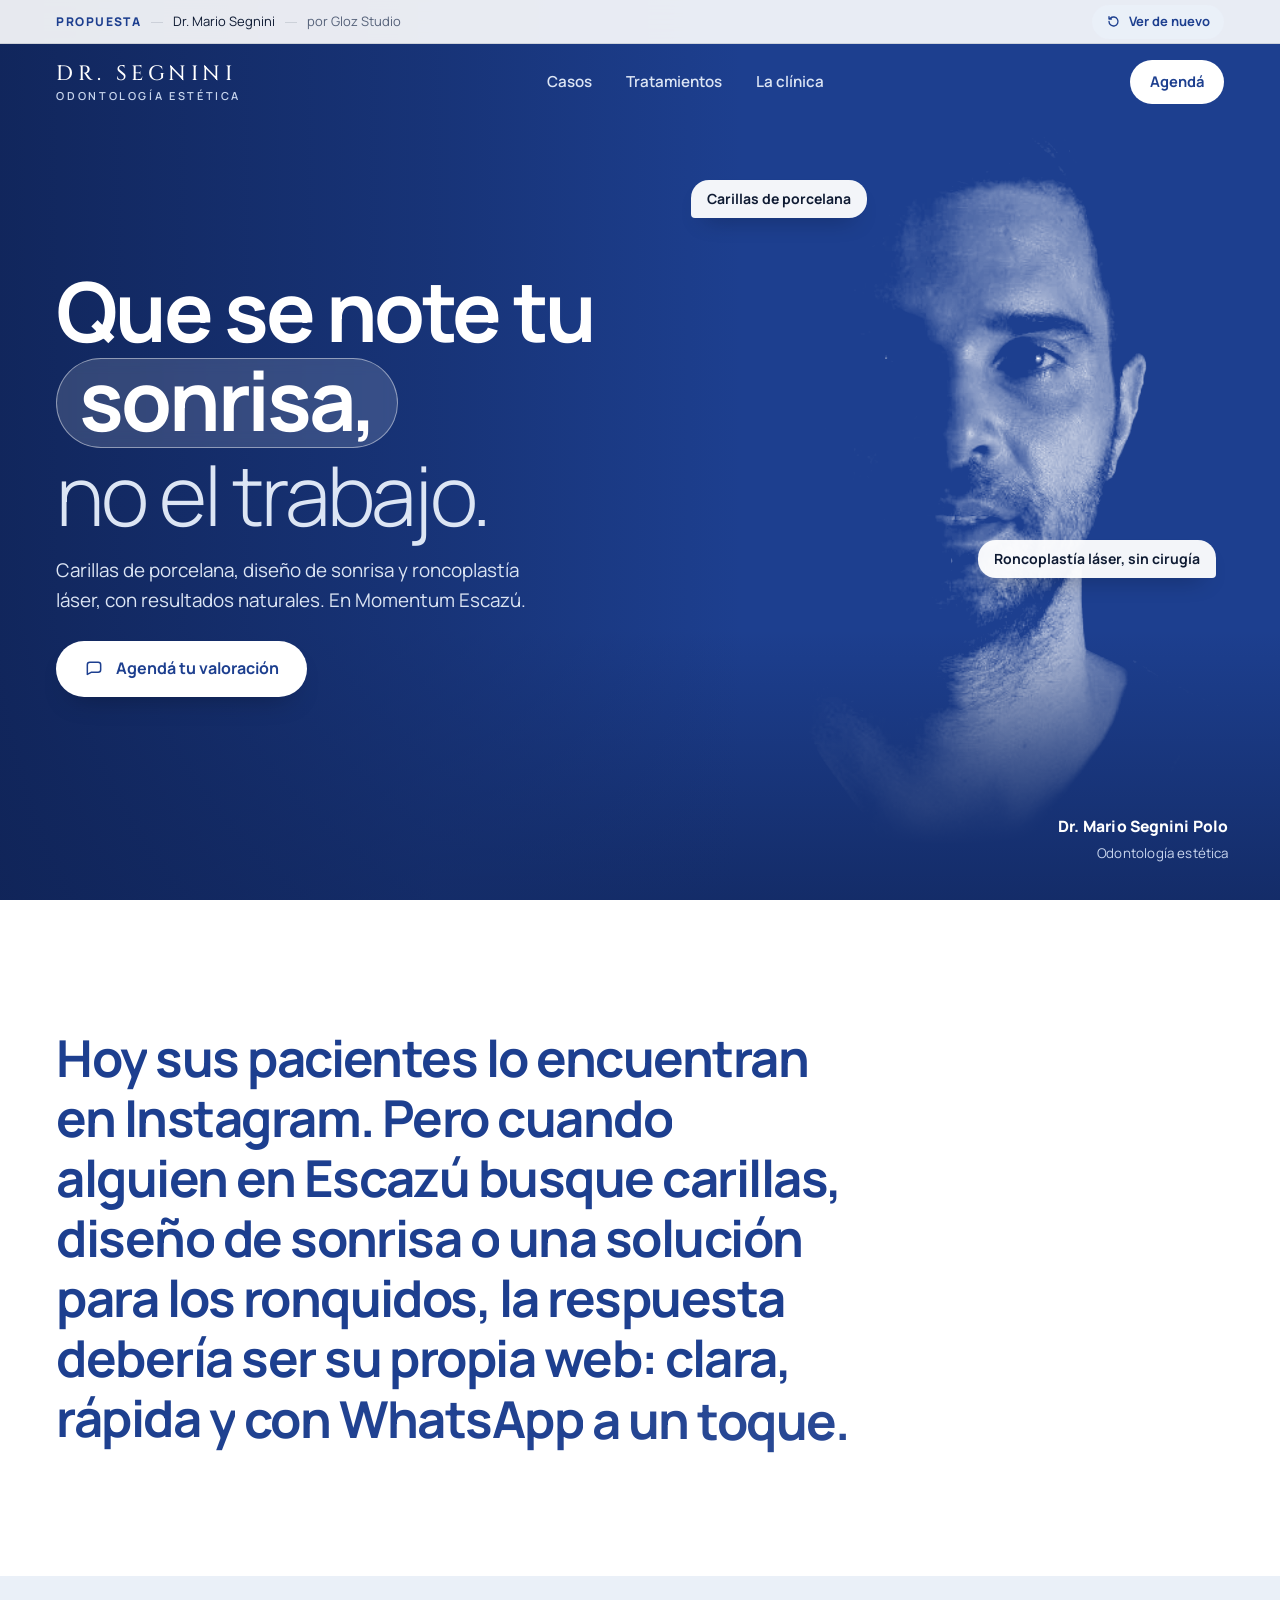
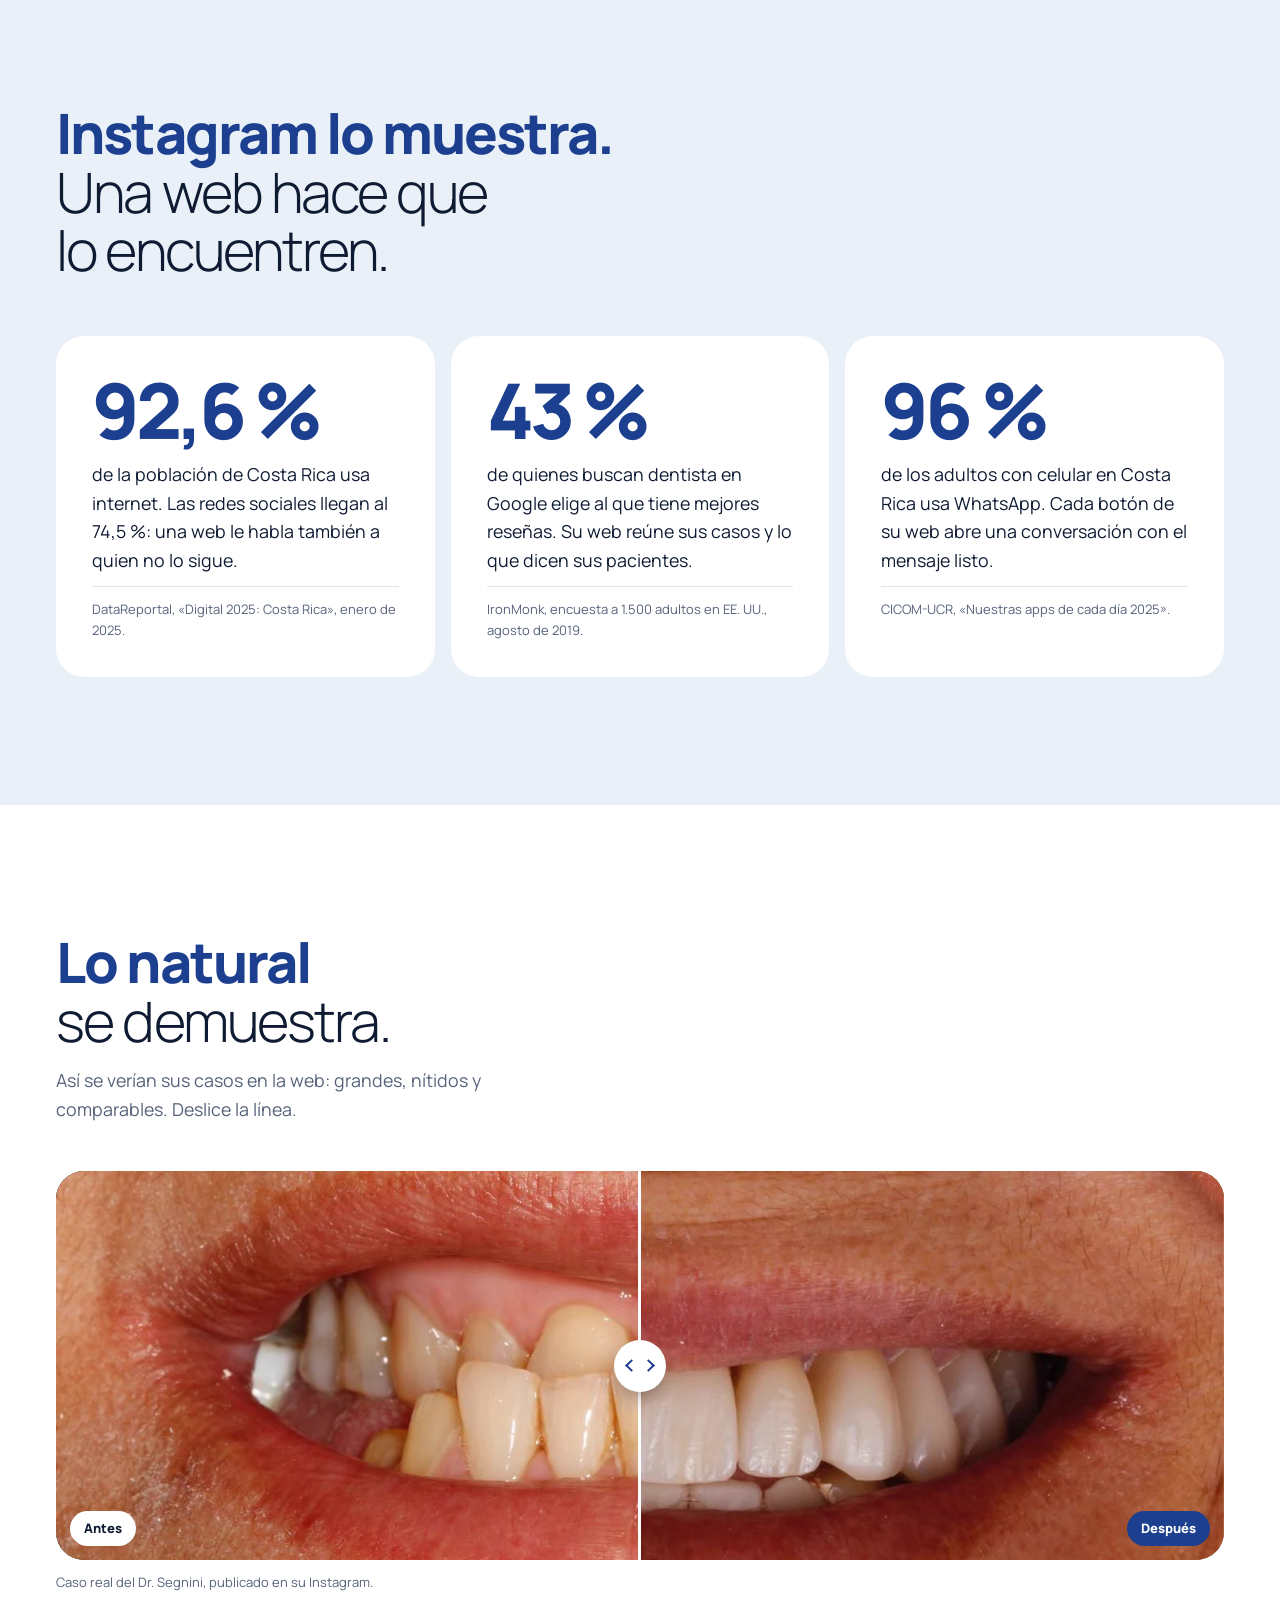
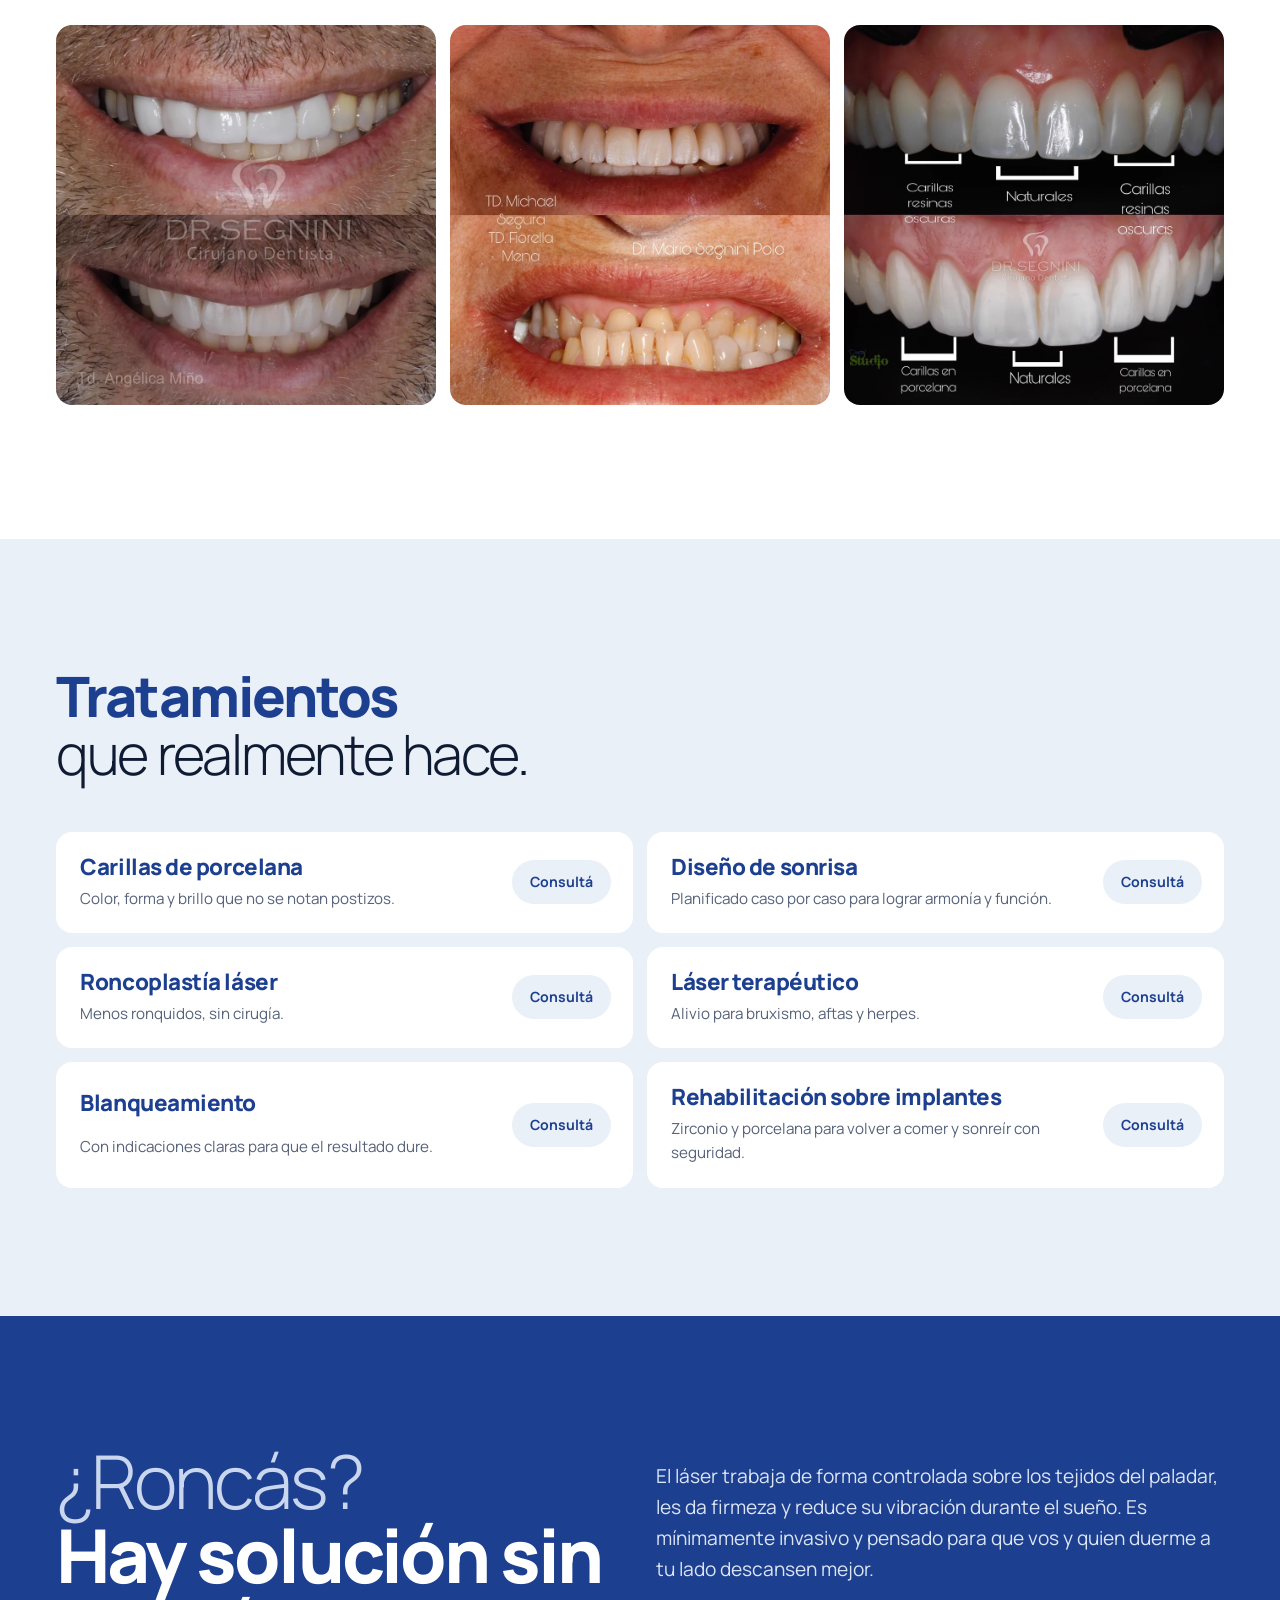
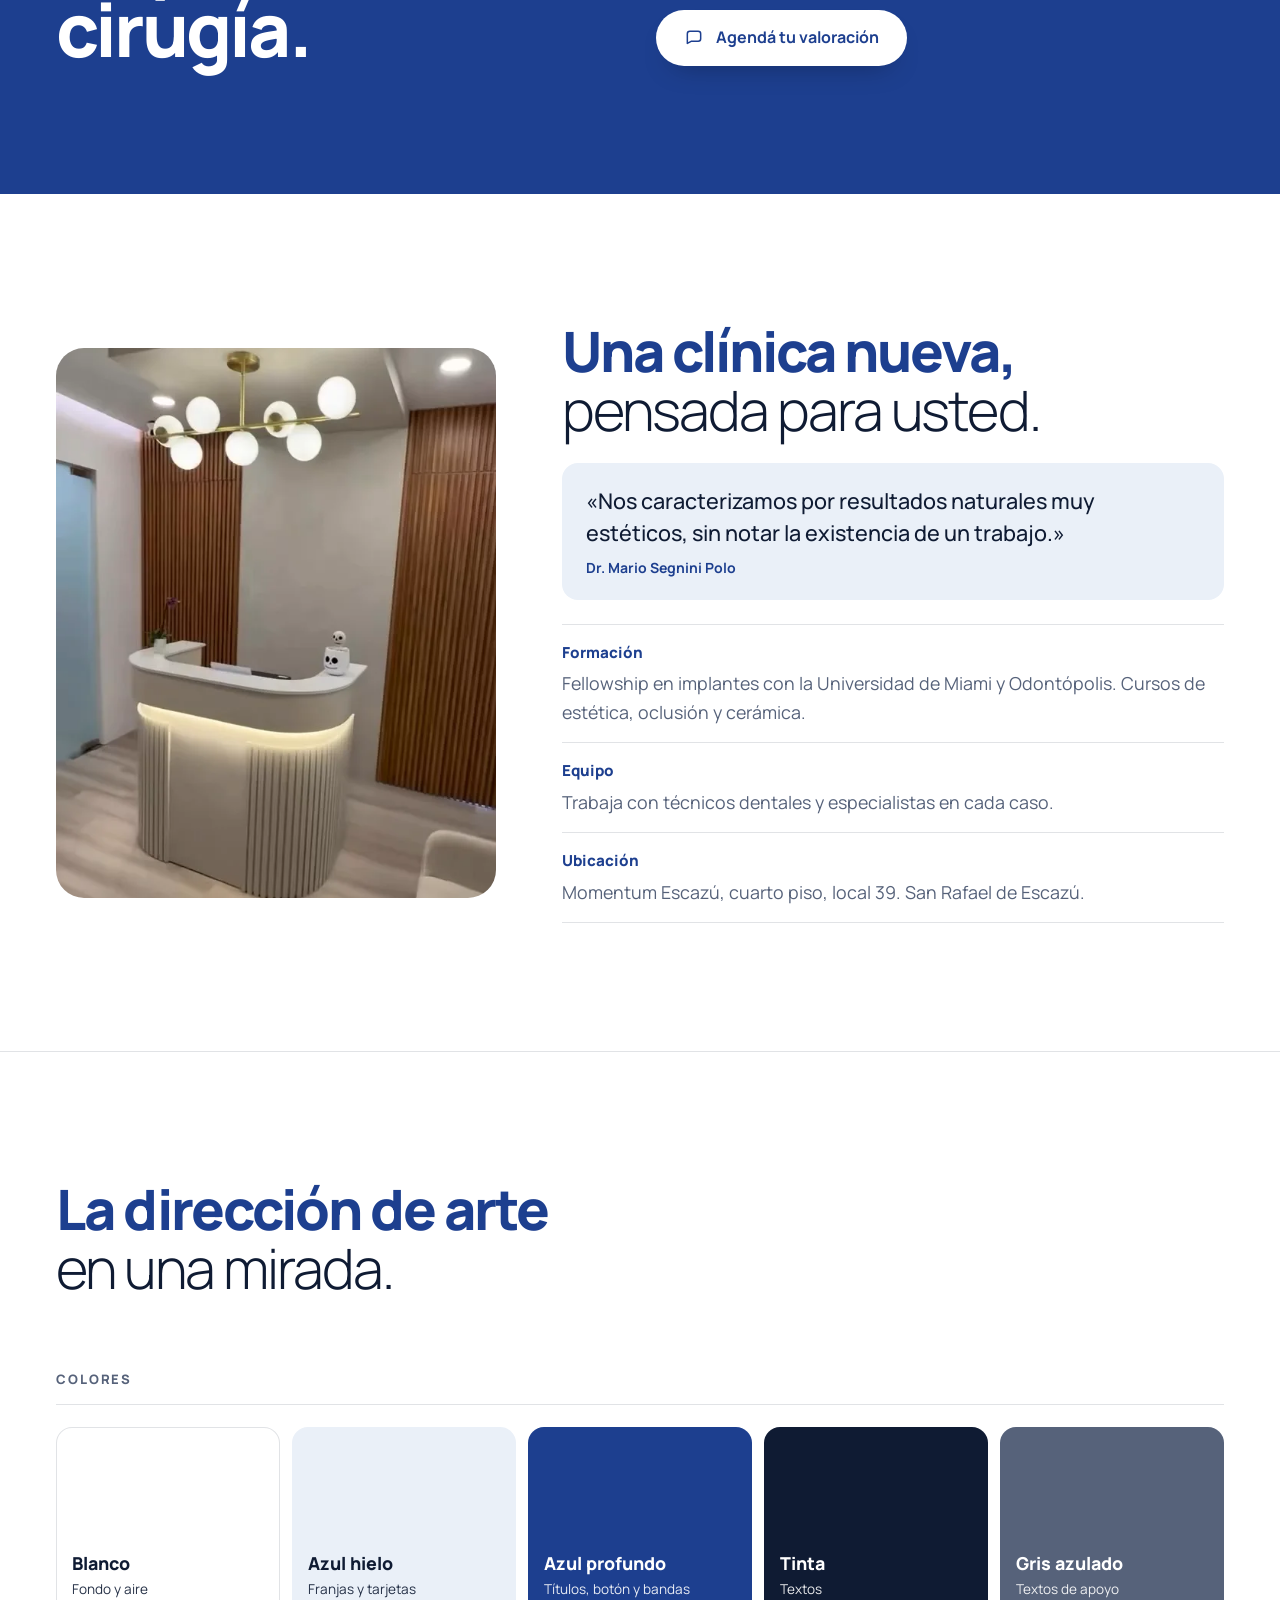
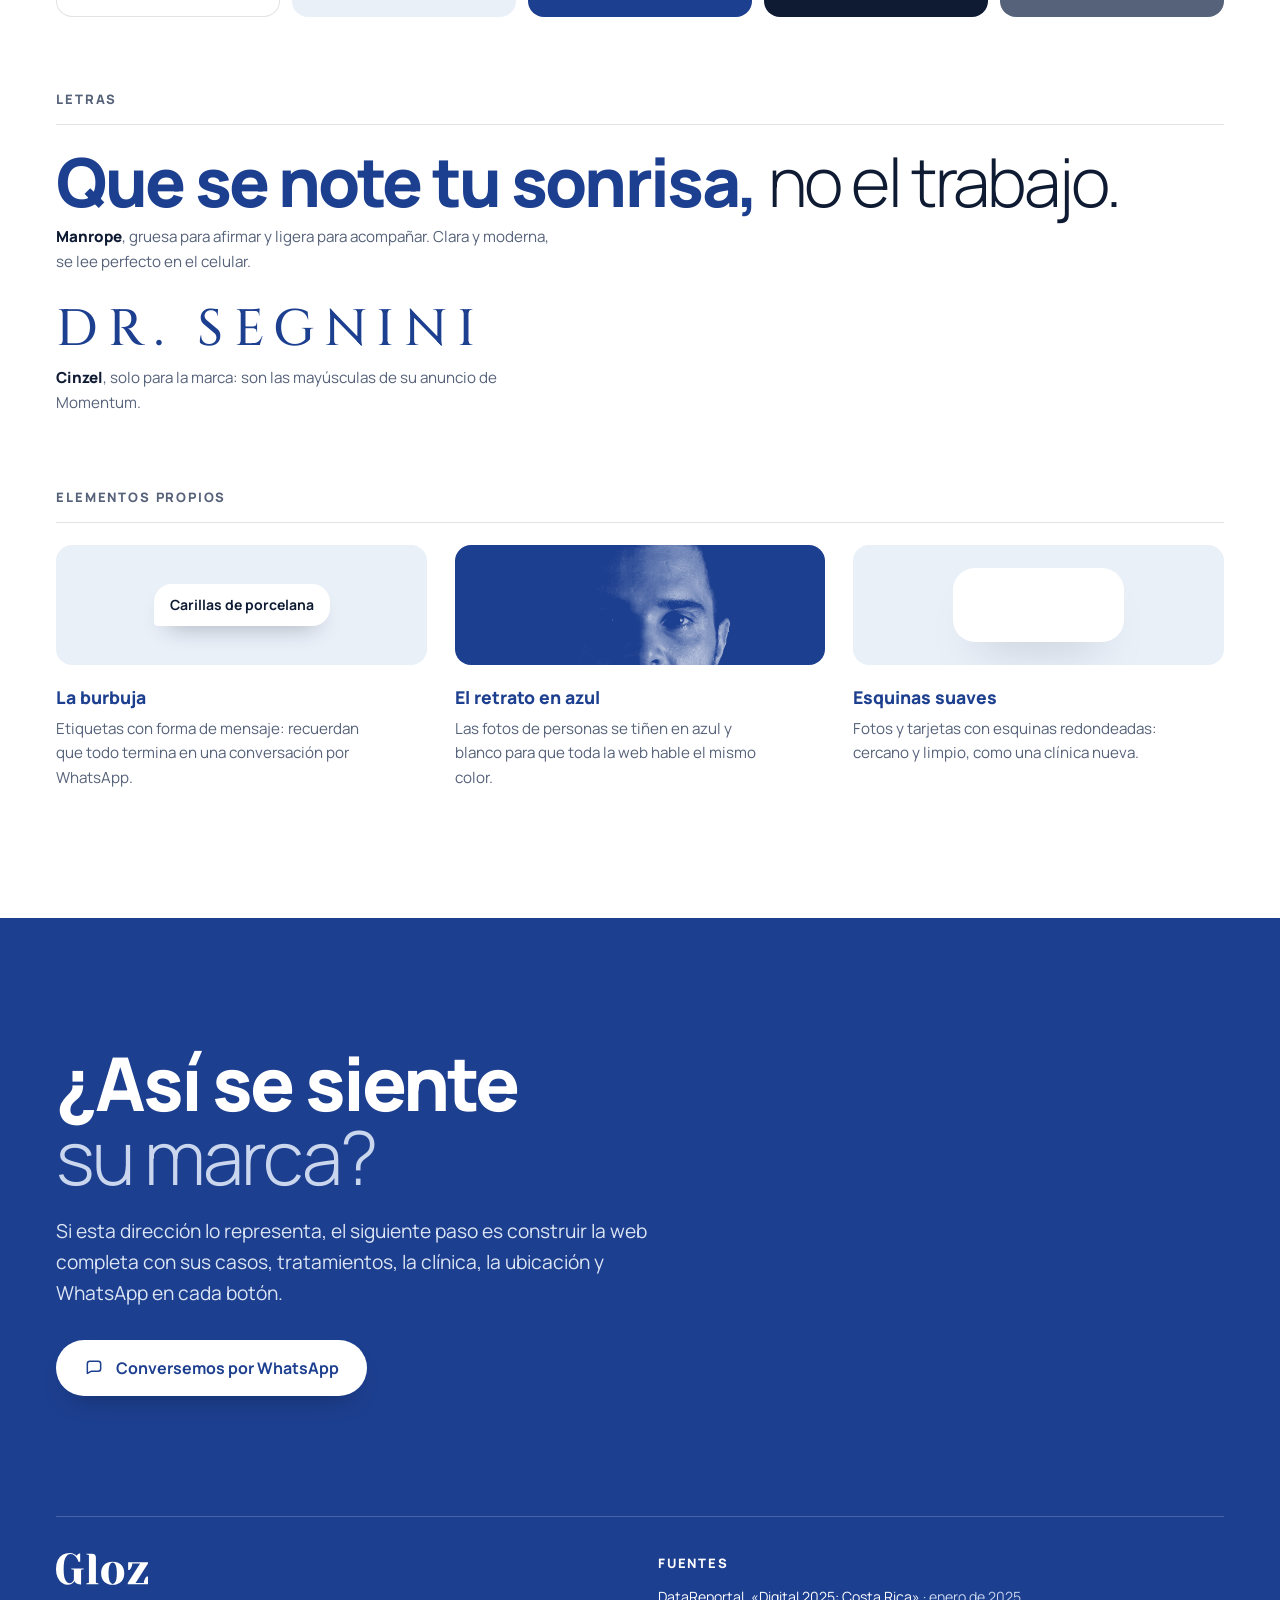
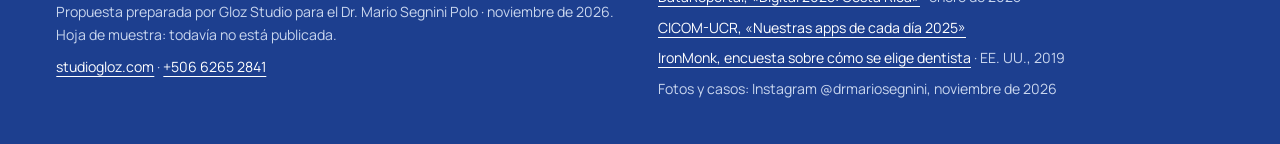
<file: index.html>
<!doctype html>
<html lang="es-CR" class="no-js">
<head>
  <meta charset="utf-8">
  <meta name="viewport" content="width=device-width, initial-scale=1, viewport-fit=cover">
  <title>Dirección de arte 3 · Dr. Mario Segnini</title>
  <meta name="description" content="Propuesta de Gloz Studio: la web del Dr. Mario Segnini, odontología estética en Momentum Escazú.">
  <meta name="robots" content="noindex, nofollow">
  <meta name="theme-color" content="#FFFFFF">
  <meta property="og:type" content="website">
  <meta property="og:title" content="Propuesta de web · Dr. Mario Segnini">
  <meta property="og:description" content="Que se note tu sonrisa, no el trabajo. Propuesta de Gloz Studio.">
  <meta property="og:image" content="https://holaagloz.github.io/clinica/img/v3/og-imagen.jpg">
  <meta property="og:url" content="https://holaagloz.github.io/clinica/">
  <link rel="icon" href="data:image/svg+xml,%3Csvg xmlns='http://www.w3.org/2000/svg' viewBox='0 0 64 64'%3E%3Crect width='64' height='64' rx='16' fill='%231D3F8F'/%3E%3Cpath d='M14 40 Q14 18 32 18 Q50 18 50 34 Q50 46 36 46 L22 46 L14 52 Z' fill='%23fff'/%3E%3C/svg%3E">
  <link rel="preconnect" href="https://fonts.googleapis.com">
  <link rel="preconnect" href="https://fonts.gstatic.com" crossorigin>
  <link rel="stylesheet" href="https://fonts.googleapis.com/css2?family=Manrope:wght@300..800&family=Cinzel:wght@500&display=swap">
  <link rel="stylesheet" href="css/estilos-3.css?v=20261118d">
  <script>document.documentElement.className=document.documentElement.className.replace('no-js','js');setTimeout(function(){document.documentElement.classList.add('rescate')},5000);</script>
</head>
<body>
  <a class="saltar" href="#contenido">Saltar al contenido</a>

  <!-- ===== Barra de la propuesta ===== -->
  <header class="barra">
    <p class="barra__titulo"><span class="barra__etiqueta">Propuesta</span><span class="barra__cliente">Dr. Mario Segnini</span><span class="barra__por">por Gloz Studio</span></p>
    <button type="button" class="barra__repetir" data-ver-de-nuevo>
      <svg viewBox="0 0 20 20" aria-hidden="true"><path d="M4 10a6 6 0 1 0 1.8-4.3M4 3.5v3.2h3.2"/></svg>
      Ver de nuevo
    </button>
  </header>

  <main id="contenido">

    <!-- ===== PORTADA (vista previa de su web) ===== -->
    <section class="portada" data-portada aria-label="Vista previa de la portada de su web">
      <div class="portada__nav envoltura">
        <a class="marca" href="#contenido" aria-label="Dr. Segnini, Odontología Estética">
          <span class="marca__nombre">DR. SEGNINI</span>
          <span class="marca__lema">Odontología Estética</span>
        </a>
        <nav class="portada__menu" aria-label="Menú de la web (vista previa)">
          <a href="#casos">Casos</a>
          <a href="#tratamientos">Tratamientos</a>
          <a href="#clinica">La clínica</a>
        </nav>
        <a class="nav-cta" href="https://wa.me/50663765705?text=Hola%2C%20Dr.%20Segnini.%20Quiero%20agendar%20una%20valoraci%C3%B3n." target="_blank" rel="noopener">Agendá</a>
      </div>

      <figure class="retrato" data-retrato>
        <img src="img/v3/doctor.webp" width="625" height="625" alt="Retrato del Dr. Mario Segnini Polo mirando de frente" fetchpriority="high">
      </figure>

      <div class="portada__cuerpo envoltura">
        <h1 class="portada__titulo" data-titulo>
          <span data-linea>Que se note tu</span>
          <span data-linea><span class="capsula" data-capsula>sonrisa,</span></span>
          <span class="t-suave" data-linea>no el trabajo.</span>
        </h1>
        <p class="portada__bajada" data-pieza>Carillas de porcelana, diseño de sonrisa y roncoplastía láser, con resultados naturales. En Momentum Escazú.</p>
        <div class="portada__accion" data-pieza>
          <a class="boton boton--blanco" href="https://wa.me/50663765705?text=Hola%2C%20Dr.%20Segnini.%20Vi%20su%20web%20y%20quiero%20agendar%20una%20valoraci%C3%B3n." target="_blank" rel="noopener">
            <svg viewBox="0 0 24 24" aria-hidden="true"><path d="M4 18.5V7a3 3 0 0 1 3-3h10a3 3 0 0 1 3 3v6a3 3 0 0 1-3 3H8.5z"/></svg>
            Agendá tu valoración
          </a>
        </div>
      </div>

      <p class="burbuja burbuja--1" data-burbuja>Carillas de porcelana</p>
      <p class="burbuja burbuja--2" data-burbuja>Roncoplastía láser, sin cirugía</p>
      <p class="portada__firma" data-burbuja><b>Dr. Mario Segnini Polo</b><span>Odontología estética</span></p>
    </section>
    <!-- ===== /PORTADA ===== -->

    <!-- ===== FRASE QUE SE LLENA DE COLOR ===== -->
    <section class="frase envoltura" aria-label="Por qué una web">
      <p class="frase__texto" data-llenar>Hoy sus pacientes lo encuentran en Instagram. Pero cuando alguien en Escazú busque carillas, diseño de sonrisa o una solución para los ronquidos, la respuesta debería ser su propia web: clara, rápida y con WhatsApp a un toque.</p>
    </section>
    <!-- ===== /FRASE ===== -->

    <p class="aviso-rm" data-aviso-rm hidden>Tiene activado "Reducir movimiento": la portada se muestra quieta.</p>

    <!-- ===== POR QUÉ UNA WEB ===== -->
    <section class="razones" id="por-que" aria-labelledby="razones-titulo">
      <div class="envoltura">
        <h2 id="razones-titulo" class="titulo"><span class="t-fuerte">Instagram lo muestra.</span> <span class="t-suave">Una web hace que lo encuentren.</span></h2>
        <ol class="razones__lista">
          <li class="razon">
            <p class="razon__cifra">92,6&nbsp;%</p>
            <p class="razon__frase">de la población de Costa Rica usa internet. Las redes sociales llegan al 74,5&nbsp;%: una web le habla también a quien no lo sigue.</p>
            <p class="razon__fuente">DataReportal, «Digital 2025: Costa Rica», enero de 2025.</p>
          </li>
          <li class="razon">
            <p class="razon__cifra">43&nbsp;%</p>
            <p class="razon__frase">de quienes buscan dentista en Google elige al que tiene mejores reseñas. Su web reúne sus casos y lo que dicen sus pacientes.</p>
            <p class="razon__fuente">IronMonk, encuesta a 1.500 adultos en EE.&nbsp;UU., agosto de 2019.</p>
          </li>
          <li class="razon">
            <p class="razon__cifra">96&nbsp;%</p>
            <p class="razon__frase">de los adultos con celular en Costa Rica usa WhatsApp. Cada botón de su web abre una conversación con el mensaje listo.</p>
            <p class="razon__fuente">CICOM-UCR, «Nuestras apps de cada día 2025».</p>
          </li>
        </ol>
      </div>
    </section>
    <!-- ===== /POR QUÉ UNA WEB ===== -->

    <!-- ===== CASOS (vista previa) ===== -->
    <section class="casos envoltura" id="casos" aria-labelledby="casos-titulo">
      <h2 id="casos-titulo" class="titulo"><span class="t-fuerte">Lo natural</span> <span class="t-suave">se demuestra.</span></h2>
      <p class="seccion__entrada">Así se verían sus casos en la web: grandes, nítidos y comparables. Deslice la línea.</p>
      <div class="comparador" data-comparador style="--pos:50%">
        <img class="comparador__img" src="img/v3/caso-antes.webp" width="1440" height="480" alt="Antes: dientes apiñados y con manchas" loading="lazy">
        <div class="comparador__despues">
          <img class="comparador__img" src="img/v3/caso-despues.webp" width="1440" height="480" alt="Después: sonrisa alineada y natural" loading="lazy">
        </div>
        <span class="comparador__linea" aria-hidden="true"><i></i></span>
        <span class="comparador__etiqueta comparador__etiqueta--antes" aria-hidden="true">Antes</span>
        <span class="comparador__etiqueta comparador__etiqueta--despues" aria-hidden="true">Después</span>
        <input class="comparador__control" type="range" min="0" max="100" value="50" aria-label="Comparar antes y después">
      </div>
      <p class="casos__pie">Caso real del Dr. Segnini, publicado en su Instagram.</p>
      <ul class="casos__tira">
        <li><img src="img/v3/caso-a.webp" width="900" height="900" alt="Caso real: cambio de carillas, antes y después" loading="lazy"></li>
        <li><img src="img/v3/caso-b.webp" width="900" height="900" alt="Caso real: rehabilitación estética, antes y después" loading="lazy"></li>
        <li><img src="img/v3/caso-c.webp" width="900" height="900" alt="Caso real: carillas de porcelana, antes y después" loading="lazy"></li>
      </ul>
    </section>
    <!-- ===== /CASOS ===== -->

    <!-- ===== TRATAMIENTOS (vista previa) ===== -->
    <section class="tratamientos" id="tratamientos" aria-labelledby="trat-titulo">
      <div class="envoltura">
        <h2 id="trat-titulo" class="titulo"><span class="t-fuerte">Tratamientos</span> <span class="t-suave">que realmente hace.</span></h2>
        <ul class="tratamientos__lista">
          <li><h3>Carillas de porcelana</h3><p>Color, forma y brillo que no se notan postizos.</p><a href="https://wa.me/50663765705?text=Hola%2C%20Dr.%20Segnini.%20Quiero%20informaci%C3%B3n%20sobre%20carillas%20de%20porcelana." target="_blank" rel="noopener">Consultá</a></li>
          <li><h3>Diseño de sonrisa</h3><p>Planificado caso por caso para lograr armonía y función.</p><a href="https://wa.me/50663765705?text=Hola%2C%20Dr.%20Segnini.%20Quiero%20informaci%C3%B3n%20sobre%20dise%C3%B1o%20de%20sonrisa." target="_blank" rel="noopener">Consultá</a></li>
          <li><h3>Roncoplastía láser</h3><p>Menos ronquidos, sin cirugía.</p><a href="https://wa.me/50663765705?text=Hola%2C%20Dr.%20Segnini.%20Quiero%20informaci%C3%B3n%20sobre%20roncoplast%C3%ADa%20l%C3%A1ser." target="_blank" rel="noopener">Consultá</a></li>
          <li><h3>Láser terapéutico</h3><p>Alivio para bruxismo, aftas y herpes.</p><a href="https://wa.me/50663765705?text=Hola%2C%20Dr.%20Segnini.%20Quiero%20informaci%C3%B3n%20sobre%20el%20l%C3%A1ser%20terap%C3%A9utico." target="_blank" rel="noopener">Consultá</a></li>
          <li><h3>Blanqueamiento</h3><p>Con indicaciones claras para que el resultado dure.</p><a href="https://wa.me/50663765705?text=Hola%2C%20Dr.%20Segnini.%20Quiero%20informaci%C3%B3n%20sobre%20blanqueamiento." target="_blank" rel="noopener">Consultá</a></li>
          <li><h3>Rehabilitación sobre implantes</h3><p>Zirconio y porcelana para volver a comer y sonreír con seguridad.</p><a href="https://wa.me/50663765705?text=Hola%2C%20Dr.%20Segnini.%20Quiero%20informaci%C3%B3n%20sobre%20rehabilitaci%C3%B3n%20sobre%20implantes." target="_blank" rel="noopener">Consultá</a></li>
        </ul>
      </div>
    </section>
    <!-- ===== /TRATAMIENTOS ===== -->

    <!-- ===== RONCOPLASTÍA (vista previa) ===== -->
    <section class="ronco" aria-labelledby="ronco-titulo">
      <div class="envoltura ronco__grid">
        <h2 id="ronco-titulo" class="ronco__titulo"><span class="t-suave">¿Roncás?</span> <span class="t-fuerte">Hay solución sin cirugía.</span></h2>
        <div class="ronco__texto">
          <p>El láser trabaja de forma controlada sobre los tejidos del paladar, les da firmeza y reduce su vibración durante el sueño. Es mínimamente invasivo y pensado para que vos y quien duerme a tu lado descansen mejor.</p>
          <a class="boton boton--blanco" href="https://wa.me/50663765705?text=Hola%2C%20Dr.%20Segnini.%20Quiero%20una%20valoraci%C3%B3n%20de%20roncoplast%C3%ADa%20l%C3%A1ser." target="_blank" rel="noopener">
            <svg viewBox="0 0 24 24" aria-hidden="true"><path d="M4 18.5V7a3 3 0 0 1 3-3h10a3 3 0 0 1 3 3v6a3 3 0 0 1-3 3H8.5z"/></svg>
            Agendá tu valoración
          </a>
        </div>
      </div>
    </section>
    <!-- ===== /RONCOPLASTÍA ===== -->

    <!-- ===== LA CLÍNICA Y EL DOCTOR (vista previa) ===== -->
    <section class="clinica envoltura" id="clinica" aria-labelledby="clinica-titulo">
      <figure class="clinica__foto">
        <img src="img/v3/clinica-recepcion.webp" width="576" height="1024" alt="Recepción de la clínica del Dr. Segnini en Momentum Escazú" loading="lazy">
      </figure>
      <div class="clinica__texto">
        <h2 id="clinica-titulo" class="titulo"><span class="t-fuerte">Una clínica nueva,</span> <span class="t-suave">pensada para usted.</span></h2>
        <blockquote class="cita">«Nos caracterizamos por resultados naturales muy estéticos, sin notar la existencia de un trabajo.»<footer>Dr. Mario Segnini Polo</footer></blockquote>
        <ul class="datos">
          <li><b>Formación</b><span>Fellowship en implantes con la Universidad de Miami y Odontópolis. Cursos de estética, oclusión y cerámica.</span></li>
          <li><b>Equipo</b><span>Trabaja con técnicos dentales y especialistas en cada caso.</span></li>
          <li><b>Ubicación</b><span>Momentum Escazú, cuarto piso, local 39. San Rafael de Escazú.</span></li>
        </ul>
      </div>
    </section>
    <!-- ===== /LA CLÍNICA ===== -->

    <!-- ===== DIRECCIÓN DE ARTE ===== -->
    <section class="arte" id="arte" aria-labelledby="arte-titulo">
      <div class="envoltura">
        <h2 id="arte-titulo" class="titulo"><span class="t-fuerte">La dirección de arte</span> <span class="t-suave">en una mirada.</span></h2>

        <div class="arte__bloque">
          <h3>Colores</h3>
          <ul class="paleta">
            <li class="muestra muestra--borde" style="--c:#FFFFFF"><b>Blanco</b><span>Fondo y aire</span></li>
            <li class="muestra" style="--c:#EAF0F8"><b>Azul hielo</b><span>Franjas y tarjetas</span></li>
            <li class="muestra muestra--osc" style="--c:#1D3F8F"><b>Azul profundo</b><span>Títulos, botón y bandas</span></li>
            <li class="muestra muestra--osc" style="--c:#0F1B33"><b>Tinta</b><span>Textos</span></li>
            <li class="muestra muestra--osc" style="--c:#56627A"><b>Gris azulado</b><span>Textos de apoyo</span></li>
          </ul>
        </div>

        <div class="arte__bloque">
          <h3>Letras</h3>
          <p class="espec"><span class="t-fuerte">Que se note tu sonrisa,</span> <span class="t-suave">no el trabajo.</span></p>
          <p class="espec__nota"><b>Manrope</b>, gruesa para afirmar y ligera para acompañar. Clara y moderna, se lee perfecto en el celular.</p>
          <p class="espec espec--marca">DR. SEGNINI</p>
          <p class="espec__nota"><b>Cinzel</b>, solo para la marca: son las mayúsculas de su anuncio de Momentum.</p>
        </div>

        <div class="arte__bloque">
          <h3>Elementos propios</h3>
          <ul class="elementos">
            <li><span class="el el--burbuja" aria-hidden="true"><i>Carillas de porcelana</i></span><b>La burbuja</b><span>Etiquetas con forma de mensaje: recuerdan que todo termina en una conversación por WhatsApp.</span></li>
            <li><span class="el el--duo" aria-hidden="true"></span><b>El retrato en azul</b><span>Las fotos de personas se tiñen en azul y blanco para que toda la web hable el mismo color.</span></li>
            <li><span class="el el--esquina" aria-hidden="true"></span><b>Esquinas suaves</b><span>Fotos y tarjetas con esquinas redondeadas: cercano y limpio, como una clínica nueva.</span></li>
          </ul>
        </div>
      </div>
    </section>
    <!-- ===== /DIRECCIÓN DE ARTE ===== -->

    <!-- ===== CIERRE ===== -->
    <section class="cierre" id="cierre" aria-labelledby="cierre-titulo">
      <div class="envoltura">
        <h2 id="cierre-titulo" class="cierre__titulo"><span class="t-fuerte">¿Así se siente</span> <span class="t-suave">su marca?</span></h2>
        <p class="cierre__texto">Si esta dirección lo representa, el siguiente paso es construir la web completa con sus casos, tratamientos, la clínica, la ubicación y WhatsApp en cada botón.</p>
        <a class="boton boton--blanco" href="https://wa.me/50662652841?text=Hola%20Gloz%2C%20vi%20la%20propuesta%20de%20la%20web%20para%20el%20Dr.%20Segnini%20y%20quiero%20conversar." target="_blank" rel="noopener">
          <svg viewBox="0 0 24 24" aria-hidden="true"><path d="M4 18.5V7a3 3 0 0 1 3-3h10a3 3 0 0 1 3 3v6a3 3 0 0 1-3 3H8.5z"/></svg>
          Conversemos por WhatsApp
        </a>
      </div>
      <footer class="pie envoltura">
        <div>
          <svg class="pie__logo" viewBox="4.5 -71.5 211 73" role="img" aria-label="Gloz Studio">
            <path d="M32.5 1.5Q24.9 1.5 18.5-2.8Q12.1-7.1 8.3-15.35Q4.5-23.6 4.5-35Q4.5-46.5 8.45-54.75Q12.4-63 19.55-67.25Q26.7-71.5 36.1-71.5Q41.8-71.5 47.6-68.2Q49.8-67 52-65Q53.7-67.6 55.5-69.1Q57.3-70.4 57.5-70.5L60-70.5L60-51.5L56-51.5Q54.7-56.3 52.1-60.2Q49.7-64 46.15-66.5Q42.6-69 38-69Q31.1-69 26.55-61Q22-53 22-35Q22-17 26.05-9.5Q30.1-2 36.5-2Q40.2-2 43.2-6Q44.3-7.5 45.5-10L45.5-33L39.5-34.5L39.5-36L68-36L68-34.5L62-33L62 0.5L60.5 0.5Q53.2 0.5 49.4-3.5Q47.7-5.3 47-7.5Q45.6-5 43.7-3Q39.2 1.5 32.5 1.5Z"/>
            <path d="M74 0L74-1.5L80-3L80-67L74-68.5L74-70L87-70Q96-70 96-61L96-3L102-1.5L102 0Z"/>
            <path d="M134.5 1.5Q122.1 1.5 115.05-5.55Q108-12.6 108-25Q108-37.4 115.05-44.45Q122.1-51.5 134.5-51.5Q146.9-51.5 153.95-44.45Q161-37.4 161-25Q161-12.6 153.95-5.55Q146.9 1.5 134.5 1.5ZM134.5-0.5Q138.5-0.5 141.25-6.1Q144-11.7 144-25Q144-38.3 141.25-43.9Q138.5-49.5 134.5-49.5Q130.5-49.5 127.75-43.9Q125-38.3 125-25Q125-11.7 127.75-6.1Q130.5-0.5 134.5-0.5Z"/>
            <path d="M169 0L169-2.5L197.5-47.5L179.5-47.5Q179.5-42 176.2-36.4Q174.9-34.3 173-32.5L170-32.5L170-50L215.5-50L215.5-47.5L187-2.5L206-2.5Q206-8.2 209.2-13.6Q210.6-15.9 212.5-17.5L215.5-17.5L215.5 0Z"/>
          </svg>
          <p>Propuesta preparada por Gloz Studio para el Dr. Mario Segnini Polo · noviembre de 2026. Hoja de muestra: todavía no está publicada.</p>
          <p class="pie__enlaces"><a href="https://www.studiogloz.com/" target="_blank" rel="noopener">studiogloz.com</a> · <a href="https://wa.me/50662652841" target="_blank" rel="noopener">+506 6265 2841</a></p>
        </div>
        <div class="pie__fuentes">
          <h3>Fuentes</h3>
          <ul>
            <li><a href="https://datareportal.com/reports/digital-2025-costa-rica" target="_blank" rel="noopener">DataReportal, «Digital 2025: Costa Rica»</a> · enero de 2025</li>
            <li><a href="https://cicom.ucr.ac.cr/cicom_informe_apps-2025/" target="_blank" rel="noopener">CICOM-UCR, «Nuestras apps de cada día 2025»</a></li>
            <li><a href="https://www.biospace.com/new-survey-reveals-americans-choose-dentists-based-on-online-reviews-proximity-and-rank-in-the-search-results" target="_blank" rel="noopener">IronMonk, encuesta sobre cómo se elige dentista</a> · EE.&nbsp;UU., 2019</li>
            <li>Fotos y casos: Instagram @drmariosegnini, noviembre de 2026</li>
          </ul>
        </div>
      </footer>
    </section>
    <!-- ===== /CIERRE ===== -->

  </main>

  <script src="vendor/gsap.min.js" defer></script>
  <script src="vendor/ScrollTrigger.min.js" defer></script>
  <script src="vendor/lenis.min.js" defer></script>
  <script src="js/main-3.js?v=20261118b" defer></script>
</body>
</html>
</file>
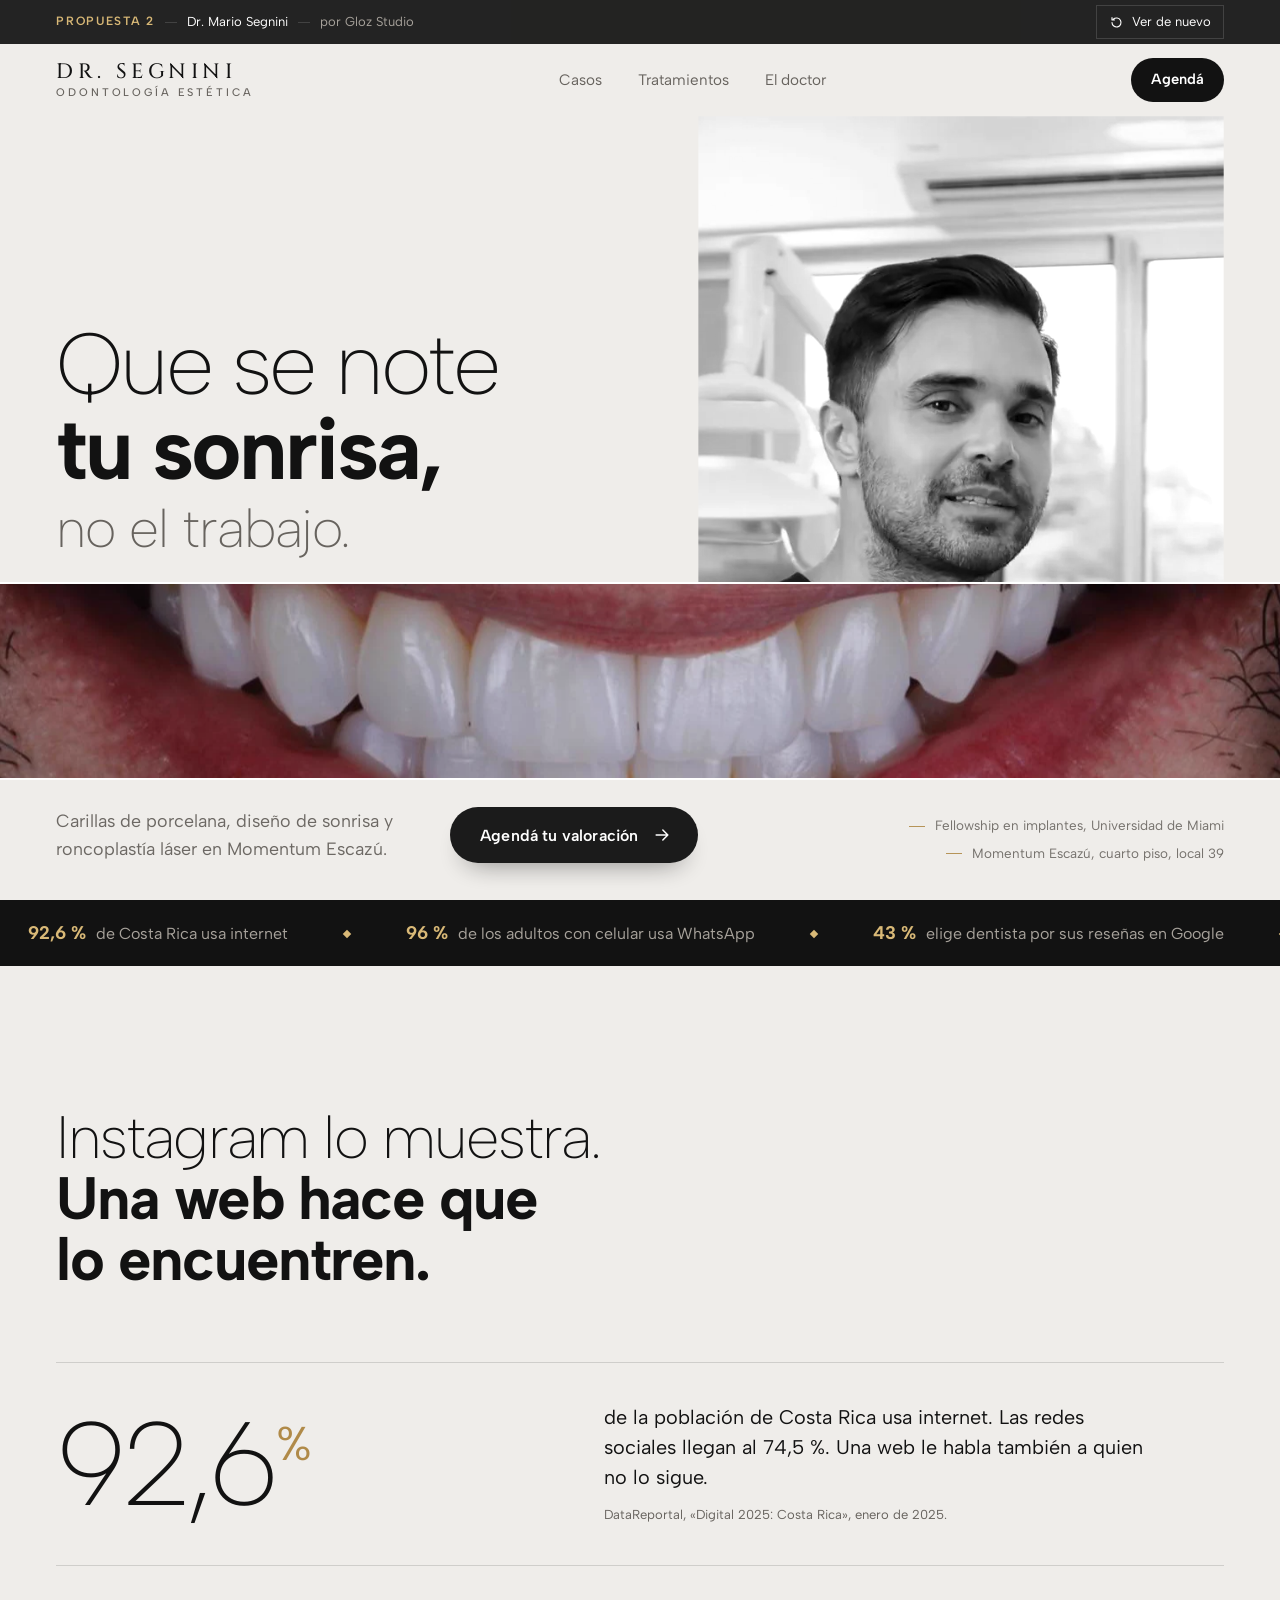
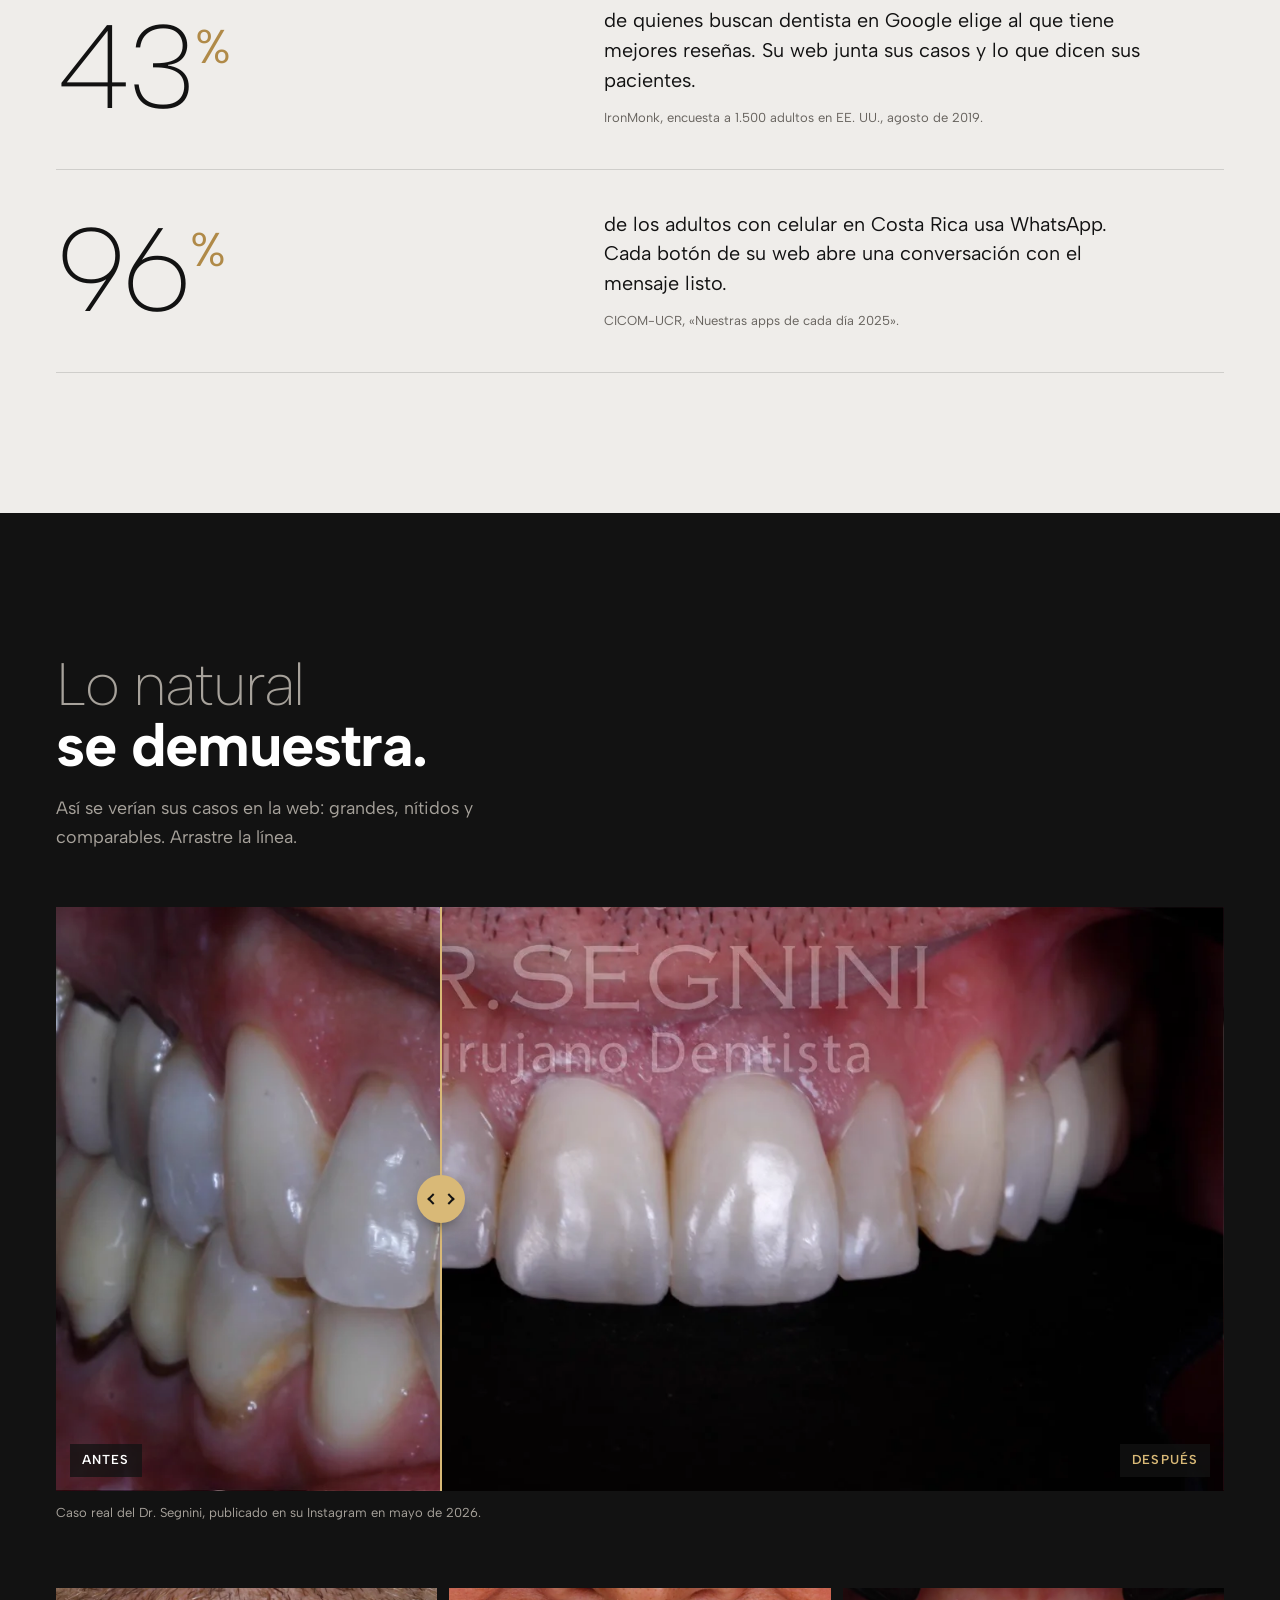
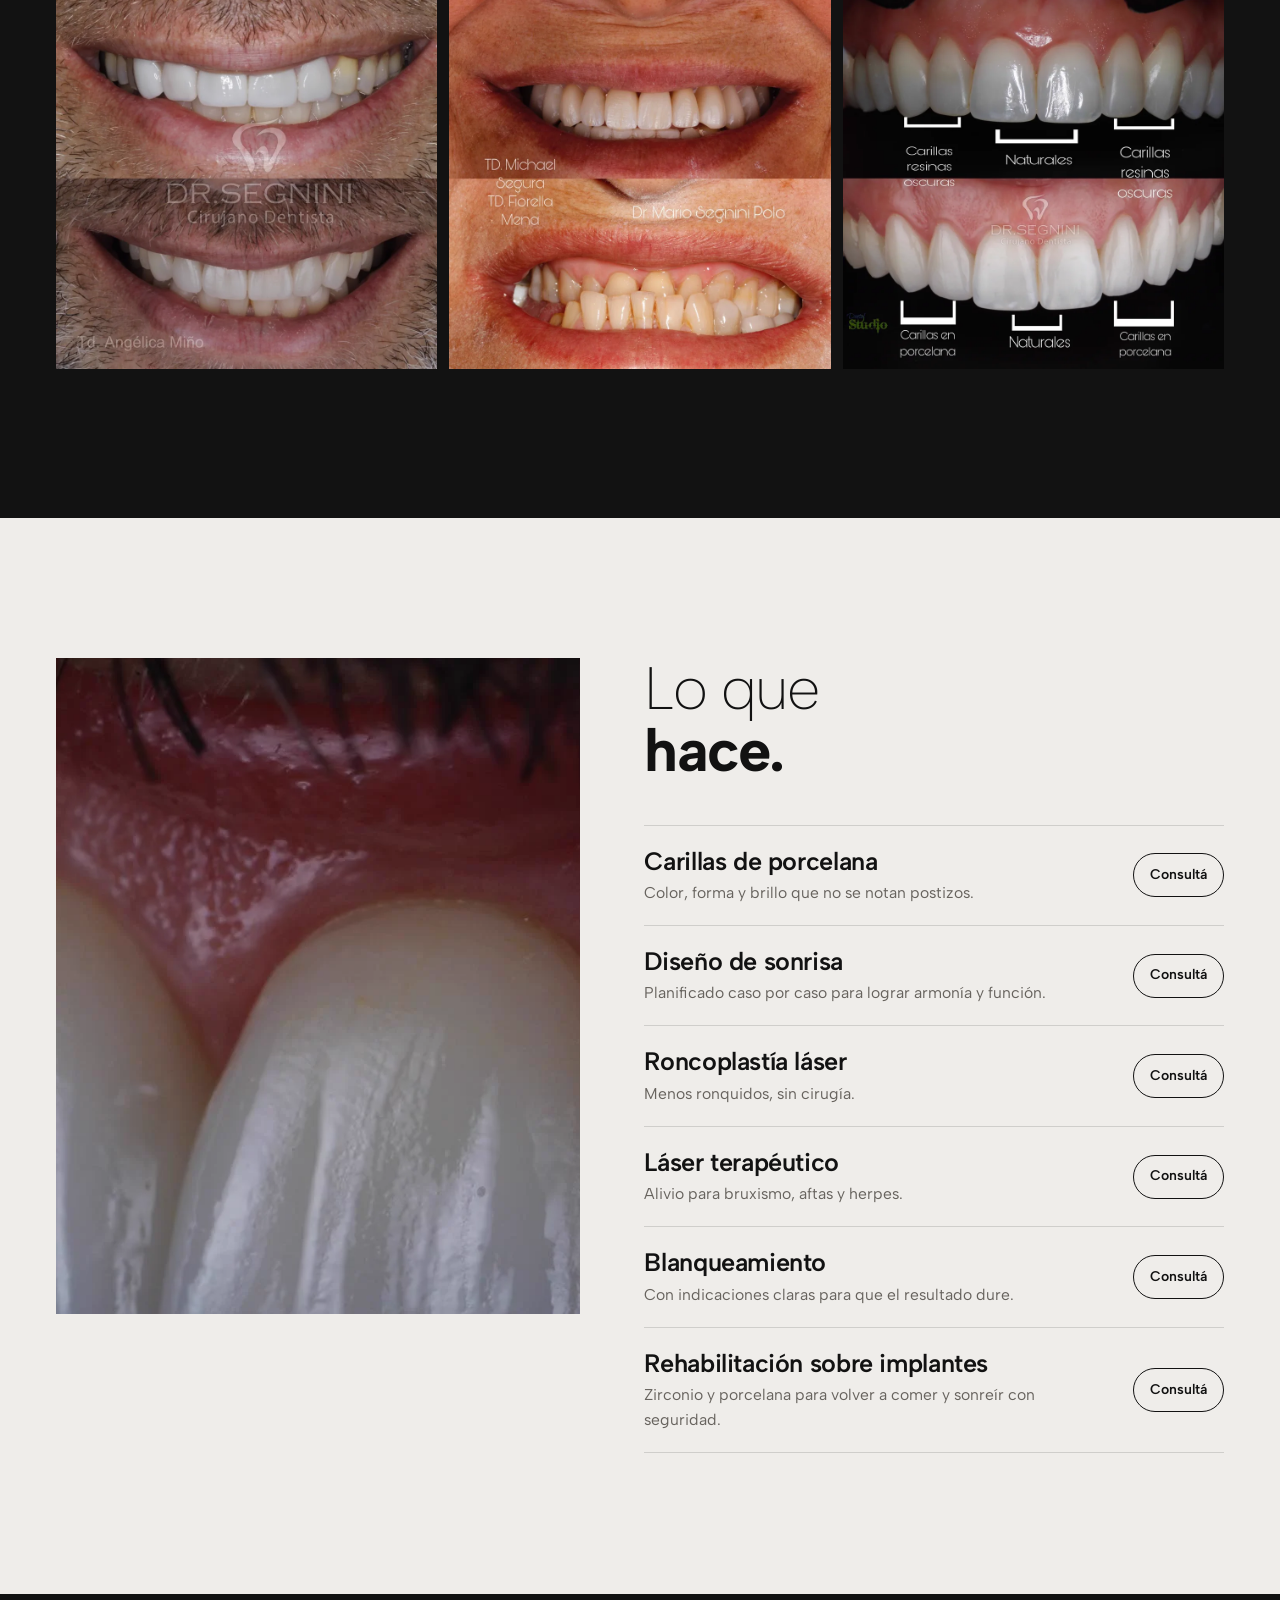
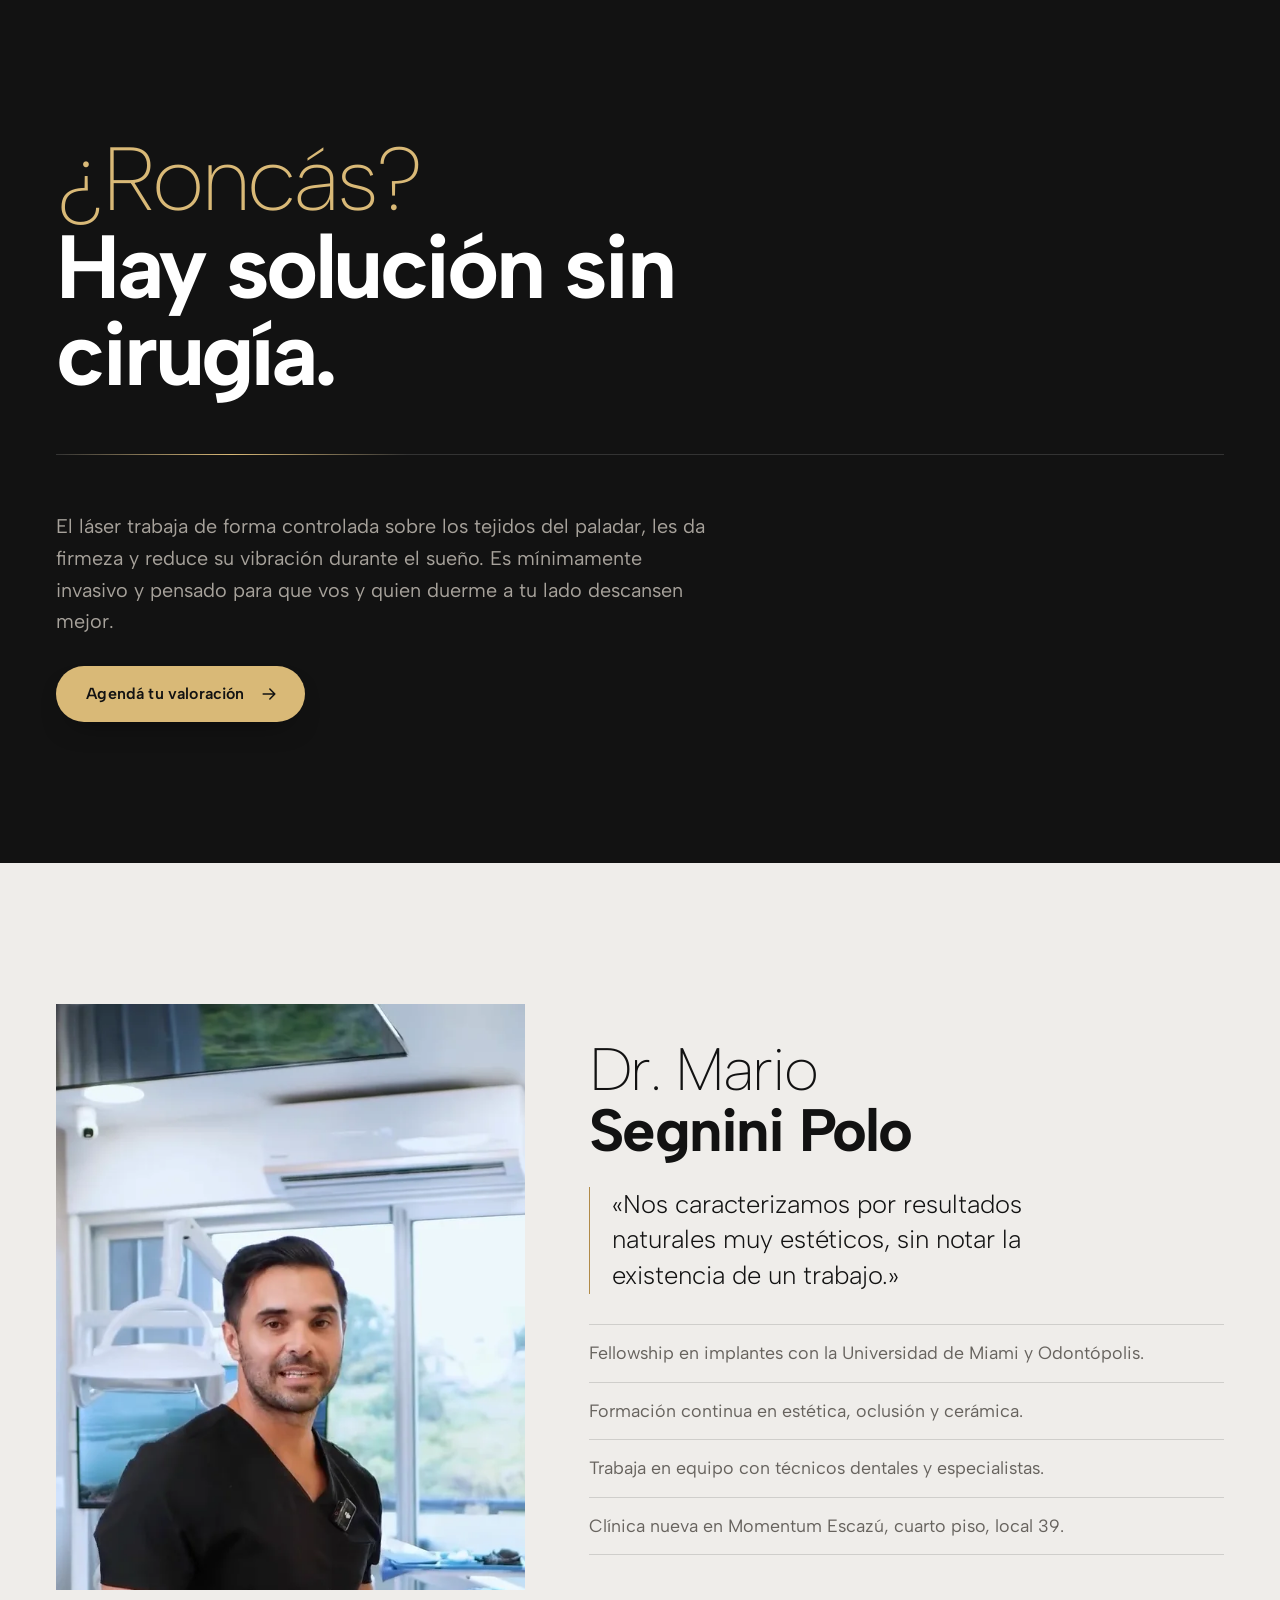
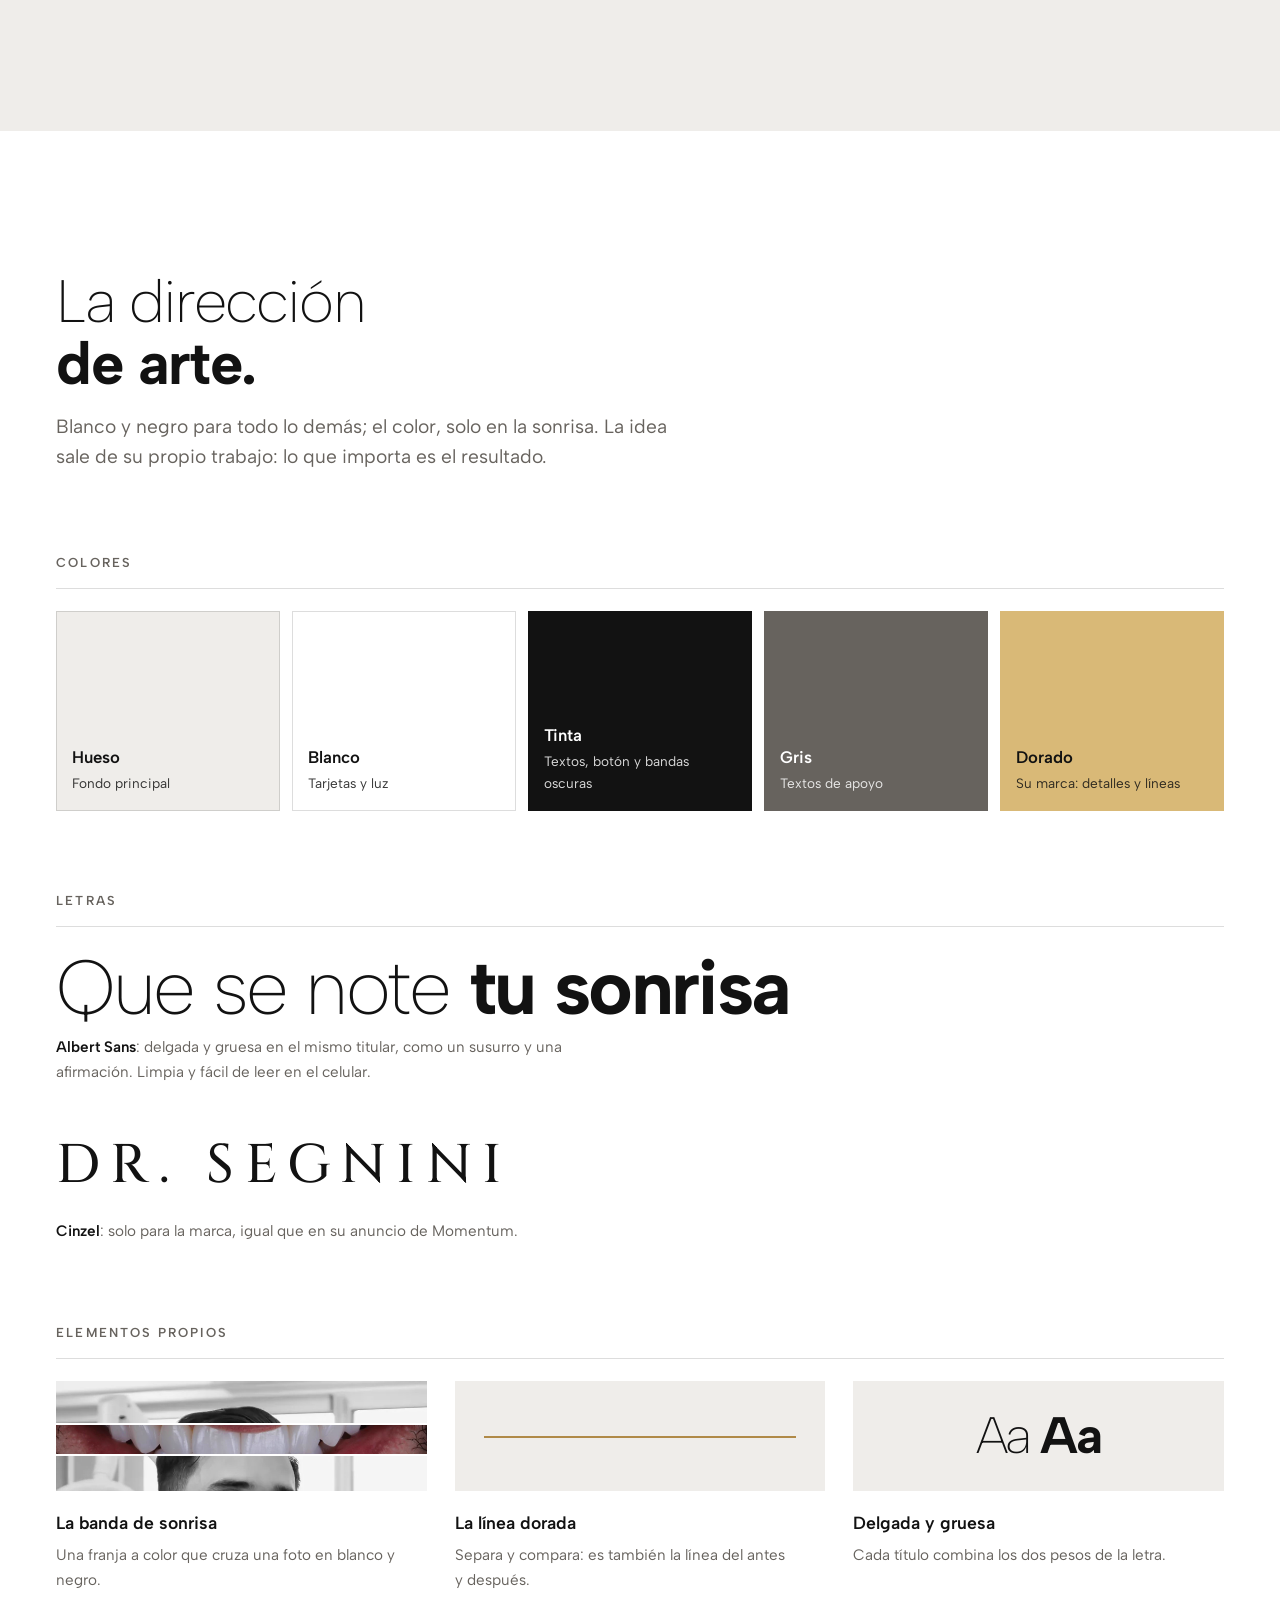
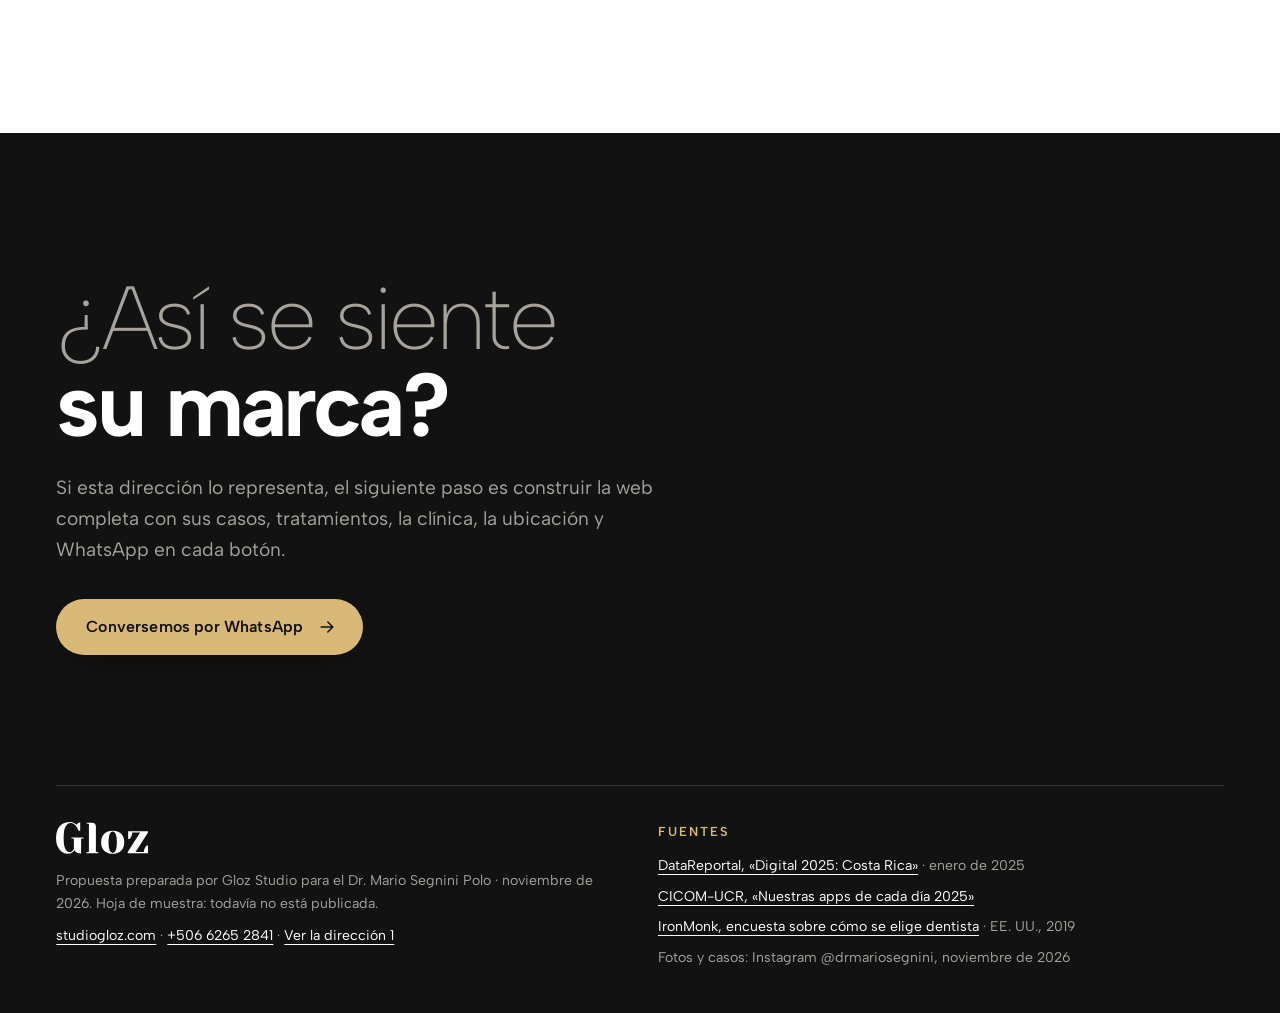
<file: direccion-de-arte-2.html>
<!doctype html>
<html lang="es-CR" class="no-js">
<head>
  <meta charset="utf-8">
  <meta name="viewport" content="width=device-width, initial-scale=1, viewport-fit=cover">
  <title>Dirección de arte 2 · Dr. Mario Segnini</title>
  <meta name="description" content="Propuesta de Gloz Studio: la web del Dr. Mario Segnini, odontología estética en Momentum Escazú. Dirección de arte 2.">
  <meta name="robots" content="noindex, nofollow">
  <meta name="theme-color" content="#EFEDEA">
  <meta property="og:type" content="website">
  <meta property="og:title" content="Propuesta de web · Dr. Mario Segnini">
  <meta property="og:description" content="Que se note tu sonrisa, no el trabajo. Propuesta de Gloz Studio.">
  <meta property="og:image" content="img/v2/og-imagen.jpg">
  <link rel="icon" href="data:image/svg+xml,%3Csvg xmlns='http://www.w3.org/2000/svg' viewBox='0 0 64 64'%3E%3Crect width='64' height='64' fill='%23121212'/%3E%3Crect x='0' y='24' width='64' height='16' fill='%23D9B977'/%3E%3C/svg%3E">
  <link rel="preconnect" href="https://fonts.googleapis.com">
  <link rel="preconnect" href="https://fonts.gstatic.com" crossorigin>
  <link rel="stylesheet" href="https://fonts.googleapis.com/css2?family=Albert+Sans:wght@200..700&family=Cinzel:wght@500&display=swap">
  <link rel="stylesheet" href="css/estilos-2.css?v=20261118b">
  <script>document.documentElement.className=document.documentElement.className.replace('no-js','js');setTimeout(function(){document.documentElement.classList.add('rescate')},5000);</script>
</head>
<body>
  <a class="saltar" href="#contenido">Saltar al contenido</a>

  <!-- ===== Barra de la propuesta ===== -->
  <header class="barra">
    <p class="barra__titulo"><span class="barra__etiqueta">Propuesta 2</span><span class="barra__cliente">Dr. Mario Segnini</span><span class="barra__por">por Gloz Studio</span></p>
    <button type="button" class="barra__repetir" data-ver-de-nuevo>
      <svg viewBox="0 0 20 20" aria-hidden="true"><path d="M4 10a6 6 0 1 0 1.8-4.3M4 3.5v3.2h3.2"/></svg>
      Ver de nuevo
    </button>
  </header>

  <main id="contenido">

    <!-- ===== PORTADA (vista previa de su web) ===== -->
    <section class="portada" data-portada aria-label="Vista previa de la portada de su web">
      <div class="portada__nav">
        <a class="marca" href="#contenido" aria-label="Dr. Segnini, Odontología Estética">
          <span class="marca__nombre">DR. SEGNINI</span>
          <span class="marca__lema">Odontología Estética</span>
        </a>
        <nav class="portada__menu" aria-label="Menú de la web (vista previa)">
          <a href="#casos">Casos</a>
          <a href="#tratamientos">Tratamientos</a>
          <a href="#doctor">El doctor</a>
        </nav>
        <a class="nav-cta" href="https://wa.me/50663765705?text=Hola%2C%20Dr.%20Segnini.%20Quiero%20agendar%20una%20valoraci%C3%B3n." target="_blank" rel="noopener">Agendá</a>
      </div>

      <div class="portada__escena">
        <figure class="portada__doctor" data-doctor>
          <img src="img/v2/doctor-retrato.webp" width="720" height="790" alt="El Dr. Mario Segnini sonriendo en su consultorio" fetchpriority="high">
        </figure>

        <h1 class="portada__titulo" data-titulo>
          <span class="fino" data-linea>Que se note</span>
          <span class="grueso" data-linea>tu sonrisa,</span>
          <span class="fino fino--chico" data-linea>no el trabajo.</span>
        </h1>

        <div class="banda" data-banda>
          <img src="img/v2/banda-sonrisa.webp" width="1440" height="280" alt="Sonrisa con carillas de porcelana hechas por el Dr. Segnini">
        </div>

        <div class="portada__pie" data-pie>
          <p>Carillas de porcelana, diseño de sonrisa y roncoplastía láser en Momentum Escazú.</p>
          <a class="boton" href="https://wa.me/50663765705?text=Hola%2C%20Dr.%20Segnini.%20Vi%20su%20web%20y%20quiero%20agendar%20una%20valoraci%C3%B3n." target="_blank" rel="noopener">
            Agendá tu valoración
            <svg viewBox="0 0 24 24" aria-hidden="true"><path d="M5 12h14M13 6l6 6-6 6"/></svg>
          </a>
        </div>

        <ul class="portada__datos" data-pie>
          <li>Fellowship en implantes, Universidad de Miami</li>
          <li>Momentum Escazú, cuarto piso, local 39</li>
        </ul>
      </div>
    </section>
    <!-- ===== /PORTADA ===== -->

    <p class="aviso-rm" data-aviso-rm hidden>Tiene activado "Reducir movimiento": la portada se muestra quieta.</p>

    <!-- ===== CINTA DE CIFRAS ===== -->
    <div class="cinta" aria-label="Cifras con fuente">
      <div class="cinta__pista">
        <p class="cinta__grupo">
          <span><b>92,6&nbsp;%</b> de Costa Rica usa internet</span>
          <span><b>96&nbsp;%</b> de los adultos con celular usa WhatsApp</span>
          <span><b>43&nbsp;%</b> elige dentista por sus reseñas en Google</span>
          <span><b>4.573</b> personas lo siguen en Instagram</span>
        </p>
        <p class="cinta__grupo" aria-hidden="true">
          <span><b>92,6&nbsp;%</b> de Costa Rica usa internet</span>
          <span><b>96&nbsp;%</b> de los adultos con celular usa WhatsApp</span>
          <span><b>43&nbsp;%</b> elige dentista por sus reseñas en Google</span>
          <span><b>4.573</b> personas lo siguen en Instagram</span>
        </p>
      </div>
    </div>
    <!-- ===== /CINTA ===== -->

    <!-- ===== POR QUÉ UNA WEB ===== -->
    <section class="razones envoltura" id="por-que" aria-labelledby="razones-titulo">
      <h2 id="razones-titulo" class="titulo-2"><span class="fino">Instagram lo muestra.</span> <span class="grueso">Una web hace que lo encuentren.</span></h2>
      <ol class="razones__lista">
        <li class="razon">
          <p class="razon__cifra">92,6<small>%</small></p>
          <div>
            <p class="razon__frase">de la población de Costa Rica usa internet. Las redes sociales llegan al 74,5&nbsp;%. Una web le habla también a quien no lo sigue.</p>
            <p class="razon__fuente">DataReportal, «Digital 2025: Costa Rica», enero de 2025.</p>
          </div>
        </li>
        <li class="razon">
          <p class="razon__cifra">43<small>%</small></p>
          <div>
            <p class="razon__frase">de quienes buscan dentista en Google elige al que tiene mejores reseñas. Su web junta sus casos y lo que dicen sus pacientes.</p>
            <p class="razon__fuente">IronMonk, encuesta a 1.500 adultos en EE.&nbsp;UU., agosto de 2019.</p>
          </div>
        </li>
        <li class="razon">
          <p class="razon__cifra">96<small>%</small></p>
          <div>
            <p class="razon__frase">de los adultos con celular en Costa Rica usa WhatsApp. Cada botón de su web abre una conversación con el mensaje listo.</p>
            <p class="razon__fuente">CICOM-UCR, «Nuestras apps de cada día 2025».</p>
          </div>
        </li>
      </ol>
    </section>
    <!-- ===== /POR QUÉ UNA WEB ===== -->

    <!-- ===== CASOS (vista previa) ===== -->
    <section class="casos" id="casos" aria-labelledby="casos-titulo">
      <div class="envoltura">
        <h2 id="casos-titulo" class="titulo-2"><span class="fino">Lo natural</span> <span class="grueso">se demuestra.</span></h2>
        <p class="casos__entrada">Así se verían sus casos en la web: grandes, nítidos y comparables. Arrastre la línea.</p>

        <div class="comparador" data-comparador style="--pos:50%">
          <img class="comparador__img" src="img/v2/caso-antes.webp" width="1440" height="720" alt="Antes: coronas antiguas con bordes oscuros" loading="lazy">
          <div class="comparador__despues">
            <img class="comparador__img" src="img/v2/caso-despues.webp" width="1440" height="720" alt="Después: carillas con aspecto natural" loading="lazy">
          </div>
          <span class="comparador__linea" aria-hidden="true"><i></i></span>
          <span class="comparador__etiqueta comparador__etiqueta--antes" aria-hidden="true">Antes</span>
          <span class="comparador__etiqueta comparador__etiqueta--despues" aria-hidden="true">Después</span>
          <input class="comparador__control" type="range" min="0" max="100" value="50" aria-label="Comparar antes y después">
        </div>
        <p class="casos__pie">Caso real del Dr. Segnini, publicado en su Instagram en mayo de 2026.</p>

        <ul class="casos__tira">
          <li><img src="img/v2/caso-a.webp" width="900" height="900" alt="Caso real: cambio de carillas, antes y después" loading="lazy"></li>
          <li><img src="img/v2/caso-b.webp" width="900" height="900" alt="Caso real: rehabilitación estética, antes y después" loading="lazy"></li>
          <li><img src="img/v2/caso-c.webp" width="900" height="900" alt="Caso real: carillas de porcelana, antes y después" loading="lazy"></li>
        </ul>
      </div>
    </section>
    <!-- ===== /CASOS ===== -->

    <!-- ===== TRATAMIENTOS (vista previa) ===== -->
    <section class="tratamientos envoltura" id="tratamientos" aria-labelledby="trat-titulo">
      <figure class="tratamientos__foto">
        <img src="img/v2/macro-carillas.webp" width="1060" height="840" alt="Macro de carillas de porcelana del Dr. Segnini" loading="lazy">
      </figure>
      <div class="tratamientos__lista">
        <h2 id="trat-titulo" class="titulo-2"><span class="fino">Lo que</span> <span class="grueso">hace.</span></h2>
        <ul>
          <li><h3>Carillas de porcelana</h3><p>Color, forma y brillo que no se notan postizos.</p><a href="https://wa.me/50663765705?text=Hola%2C%20Dr.%20Segnini.%20Quiero%20informaci%C3%B3n%20sobre%20carillas%20de%20porcelana." target="_blank" rel="noopener">Consultá</a></li>
          <li><h3>Diseño de sonrisa</h3><p>Planificado caso por caso para lograr armonía y función.</p><a href="https://wa.me/50663765705?text=Hola%2C%20Dr.%20Segnini.%20Quiero%20informaci%C3%B3n%20sobre%20dise%C3%B1o%20de%20sonrisa." target="_blank" rel="noopener">Consultá</a></li>
          <li><h3>Roncoplastía láser</h3><p>Menos ronquidos, sin cirugía.</p><a href="https://wa.me/50663765705?text=Hola%2C%20Dr.%20Segnini.%20Quiero%20informaci%C3%B3n%20sobre%20roncoplast%C3%ADa%20l%C3%A1ser." target="_blank" rel="noopener">Consultá</a></li>
          <li><h3>Láser terapéutico</h3><p>Alivio para bruxismo, aftas y herpes.</p><a href="https://wa.me/50663765705?text=Hola%2C%20Dr.%20Segnini.%20Quiero%20informaci%C3%B3n%20sobre%20el%20l%C3%A1ser%20terap%C3%A9utico." target="_blank" rel="noopener">Consultá</a></li>
          <li><h3>Blanqueamiento</h3><p>Con indicaciones claras para que el resultado dure.</p><a href="https://wa.me/50663765705?text=Hola%2C%20Dr.%20Segnini.%20Quiero%20informaci%C3%B3n%20sobre%20blanqueamiento." target="_blank" rel="noopener">Consultá</a></li>
          <li><h3>Rehabilitación sobre implantes</h3><p>Zirconio y porcelana para volver a comer y sonreír con seguridad.</p><a href="https://wa.me/50663765705?text=Hola%2C%20Dr.%20Segnini.%20Quiero%20informaci%C3%B3n%20sobre%20rehabilitaci%C3%B3n%20sobre%20implantes." target="_blank" rel="noopener">Consultá</a></li>
        </ul>
      </div>
    </section>
    <!-- ===== /TRATAMIENTOS ===== -->

    <!-- ===== RONCOPLASTÍA (vista previa) ===== -->
    <section class="ronco" aria-labelledby="ronco-titulo">
      <div class="envoltura">
        <h2 id="ronco-titulo" class="ronco__titulo"><span class="fino">¿Roncás?</span> <span class="grueso">Hay solución sin cirugía.</span></h2>
        <span class="haz" aria-hidden="true"><i></i></span>
        <div class="ronco__texto">
          <p>El láser trabaja de forma controlada sobre los tejidos del paladar, les da firmeza y reduce su vibración durante el sueño. Es mínimamente invasivo y pensado para que vos y quien duerme a tu lado descansen mejor.</p>
          <a class="boton boton--claro" href="https://wa.me/50663765705?text=Hola%2C%20Dr.%20Segnini.%20Quiero%20una%20valoraci%C3%B3n%20de%20roncoplast%C3%ADa%20l%C3%A1ser." target="_blank" rel="noopener">
            Agendá tu valoración
            <svg viewBox="0 0 24 24" aria-hidden="true"><path d="M5 12h14M13 6l6 6-6 6"/></svg>
          </a>
        </div>
      </div>
    </section>
    <!-- ===== /RONCOPLASTÍA ===== -->

    <!-- ===== EL DOCTOR (vista previa) ===== -->
    <section class="doctor envoltura" id="doctor" aria-labelledby="doctor-titulo">
      <figure class="doctor__foto">
        <img src="img/v2/doctor-clinica.webp" width="720" height="790" alt="El Dr. Segnini en su consultorio de Momentum Escazú" loading="lazy">
      </figure>
      <div class="doctor__texto">
        <h2 id="doctor-titulo" class="titulo-2"><span class="fino">Dr. Mario</span> <span class="grueso">Segnini Polo</span></h2>
        <blockquote class="doctor__cita">«Nos caracterizamos por resultados naturales muy estéticos, sin notar la existencia de un trabajo.»</blockquote>
        <ul class="doctor__datos">
          <li>Fellowship en implantes con la Universidad de Miami y Odontópolis.</li>
          <li>Formación continua en estética, oclusión y cerámica.</li>
          <li>Trabaja en equipo con técnicos dentales y especialistas.</li>
          <li>Clínica nueva en Momentum Escazú, cuarto piso, local 39.</li>
        </ul>
      </div>
    </section>
    <!-- ===== /EL DOCTOR ===== -->

    <!-- ===== DIRECCIÓN DE ARTE ===== -->
    <section class="arte" id="arte" aria-labelledby="arte-titulo">
      <div class="envoltura">
        <h2 id="arte-titulo" class="titulo-2"><span class="fino">La dirección</span> <span class="grueso">de arte.</span></h2>
        <p class="arte__entrada">Blanco y negro para todo lo demás; el color, solo en la sonrisa. La idea sale de su propio trabajo: lo que importa es el resultado.</p>

        <div class="arte__bloque">
          <h3>Colores</h3>
          <ul class="paleta">
            <li style="--c:#EFEDEA" class="paleta__muestra paleta__muestra--borde"><b>Hueso</b><span>Fondo principal</span></li>
            <li style="--c:#FFFFFF" class="paleta__muestra paleta__muestra--borde"><b>Blanco</b><span>Tarjetas y luz</span></li>
            <li style="--c:#121212" class="paleta__muestra paleta__muestra--osc"><b>Tinta</b><span>Textos, botón y bandas oscuras</span></li>
            <li style="--c:#67635E" class="paleta__muestra paleta__muestra--osc"><b>Gris</b><span>Textos de apoyo</span></li>
            <li style="--c:#D9B977" class="paleta__muestra"><b>Dorado</b><span>Su marca: detalles y líneas</span></li>
          </ul>
        </div>

        <div class="arte__bloque">
          <h3>Letras</h3>
          <div class="letras">
            <p class="letras__muestra"><span class="fino">Que se note</span> <span class="grueso">tu sonrisa</span></p>
            <p class="letras__nota"><b>Albert Sans</b>: delgada y gruesa en el mismo titular, como un susurro y una afirmación. Limpia y fácil de leer en el celular.</p>
            <p class="letras__marca">DR. SEGNINI</p>
            <p class="letras__nota"><b>Cinzel</b>: solo para la marca, igual que en su anuncio de Momentum.</p>
          </div>
        </div>

        <div class="arte__bloque">
          <h3>Elementos propios</h3>
          <ul class="elementos">
            <li><span class="el el--banda" aria-hidden="true"></span><b>La banda de sonrisa</b><span>Una franja a color que cruza una foto en blanco y negro.</span></li>
            <li><span class="el el--linea" aria-hidden="true"></span><b>La línea dorada</b><span>Separa y compara: es también la línea del antes y después.</span></li>
            <li><span class="el el--peso" aria-hidden="true"><i>Aa</i><b>Aa</b></span><b>Delgada y gruesa</b><span>Cada título combina los dos pesos de la letra.</span></li>
          </ul>
        </div>
      </div>
    </section>
    <!-- ===== /DIRECCIÓN DE ARTE ===== -->

    <!-- ===== CIERRE ===== -->
    <section class="cierre" id="cierre" aria-labelledby="cierre-titulo">
      <div class="envoltura">
        <h2 id="cierre-titulo" class="cierre__titulo"><span class="fino">¿Así se siente</span> <span class="grueso">su marca?</span></h2>
        <p class="cierre__texto">Si esta dirección lo representa, el siguiente paso es construir la web completa con sus casos, tratamientos, la clínica, la ubicación y WhatsApp en cada botón.</p>
        <a class="boton boton--claro" href="https://wa.me/50662652841?text=Hola%20Gloz%2C%20vi%20la%20propuesta%202%20de%20la%20web%20para%20el%20Dr.%20Segnini%20y%20quiero%20conversar." target="_blank" rel="noopener">
          Conversemos por WhatsApp
          <svg viewBox="0 0 24 24" aria-hidden="true"><path d="M5 12h14M13 6l6 6-6 6"/></svg>
        </a>
      </div>

      <footer class="pie envoltura">
        <div>
          <svg class="pie__logo" viewBox="4.5 -71.5 211 73" role="img" aria-label="Gloz Studio">
            <path d="M32.5 1.5Q24.9 1.5 18.5-2.8Q12.1-7.1 8.3-15.35Q4.5-23.6 4.5-35Q4.5-46.5 8.45-54.75Q12.4-63 19.55-67.25Q26.7-71.5 36.1-71.5Q41.8-71.5 47.6-68.2Q49.8-67 52-65Q53.7-67.6 55.5-69.1Q57.3-70.4 57.5-70.5L60-70.5L60-51.5L56-51.5Q54.7-56.3 52.1-60.2Q49.7-64 46.15-66.5Q42.6-69 38-69Q31.1-69 26.55-61Q22-53 22-35Q22-17 26.05-9.5Q30.1-2 36.5-2Q40.2-2 43.2-6Q44.3-7.5 45.5-10L45.5-33L39.5-34.5L39.5-36L68-36L68-34.5L62-33L62 0.5L60.5 0.5Q53.2 0.5 49.4-3.5Q47.7-5.3 47-7.5Q45.6-5 43.7-3Q39.2 1.5 32.5 1.5Z"/>
            <path d="M74 0L74-1.5L80-3L80-67L74-68.5L74-70L87-70Q96-70 96-61L96-3L102-1.5L102 0Z"/>
            <path d="M134.5 1.5Q122.1 1.5 115.05-5.55Q108-12.6 108-25Q108-37.4 115.05-44.45Q122.1-51.5 134.5-51.5Q146.9-51.5 153.95-44.45Q161-37.4 161-25Q161-12.6 153.95-5.55Q146.9 1.5 134.5 1.5ZM134.5-0.5Q138.5-0.5 141.25-6.1Q144-11.7 144-25Q144-38.3 141.25-43.9Q138.5-49.5 134.5-49.5Q130.5-49.5 127.75-43.9Q125-38.3 125-25Q125-11.7 127.75-6.1Q130.5-0.5 134.5-0.5Z"/>
            <path d="M169 0L169-2.5L197.5-47.5L179.5-47.5Q179.5-42 176.2-36.4Q174.9-34.3 173-32.5L170-32.5L170-50L215.5-50L215.5-47.5L187-2.5L206-2.5Q206-8.2 209.2-13.6Q210.6-15.9 212.5-17.5L215.5-17.5L215.5 0Z"/>
          </svg>
          <p>Propuesta preparada por Gloz Studio para el Dr. Mario Segnini Polo · noviembre de 2026. Hoja de muestra: todavía no está publicada.</p>
          <p class="pie__enlaces"><a href="https://www.studiogloz.com/" target="_blank" rel="noopener">studiogloz.com</a> · <a href="https://wa.me/50662652841" target="_blank" rel="noopener">+506 6265 2841</a> · <a href="direccion-de-arte.html">Ver la dirección 1</a></p>
        </div>
        <div class="pie__fuentes">
          <h3>Fuentes</h3>
          <ul>
            <li><a href="https://datareportal.com/reports/digital-2025-costa-rica" target="_blank" rel="noopener">DataReportal, «Digital 2025: Costa Rica»</a> · enero de 2025</li>
            <li><a href="https://cicom.ucr.ac.cr/cicom_informe_apps-2025/" target="_blank" rel="noopener">CICOM-UCR, «Nuestras apps de cada día 2025»</a></li>
            <li><a href="https://www.biospace.com/new-survey-reveals-americans-choose-dentists-based-on-online-reviews-proximity-and-rank-in-the-search-results" target="_blank" rel="noopener">IronMonk, encuesta sobre cómo se elige dentista</a> · EE.&nbsp;UU., 2019</li>
            <li>Fotos y casos: Instagram @drmariosegnini, noviembre de 2026</li>
          </ul>
        </div>
      </footer>
    </section>
    <!-- ===== /CIERRE ===== -->

  </main>

  <script src="vendor/gsap.min.js" defer></script>
  <script src="vendor/ScrollTrigger.min.js" defer></script>
  <script src="vendor/lenis.min.js" defer></script>
  <script src="js/main-2.js?v=20261118a" defer></script>
</body>
</html>
</file>
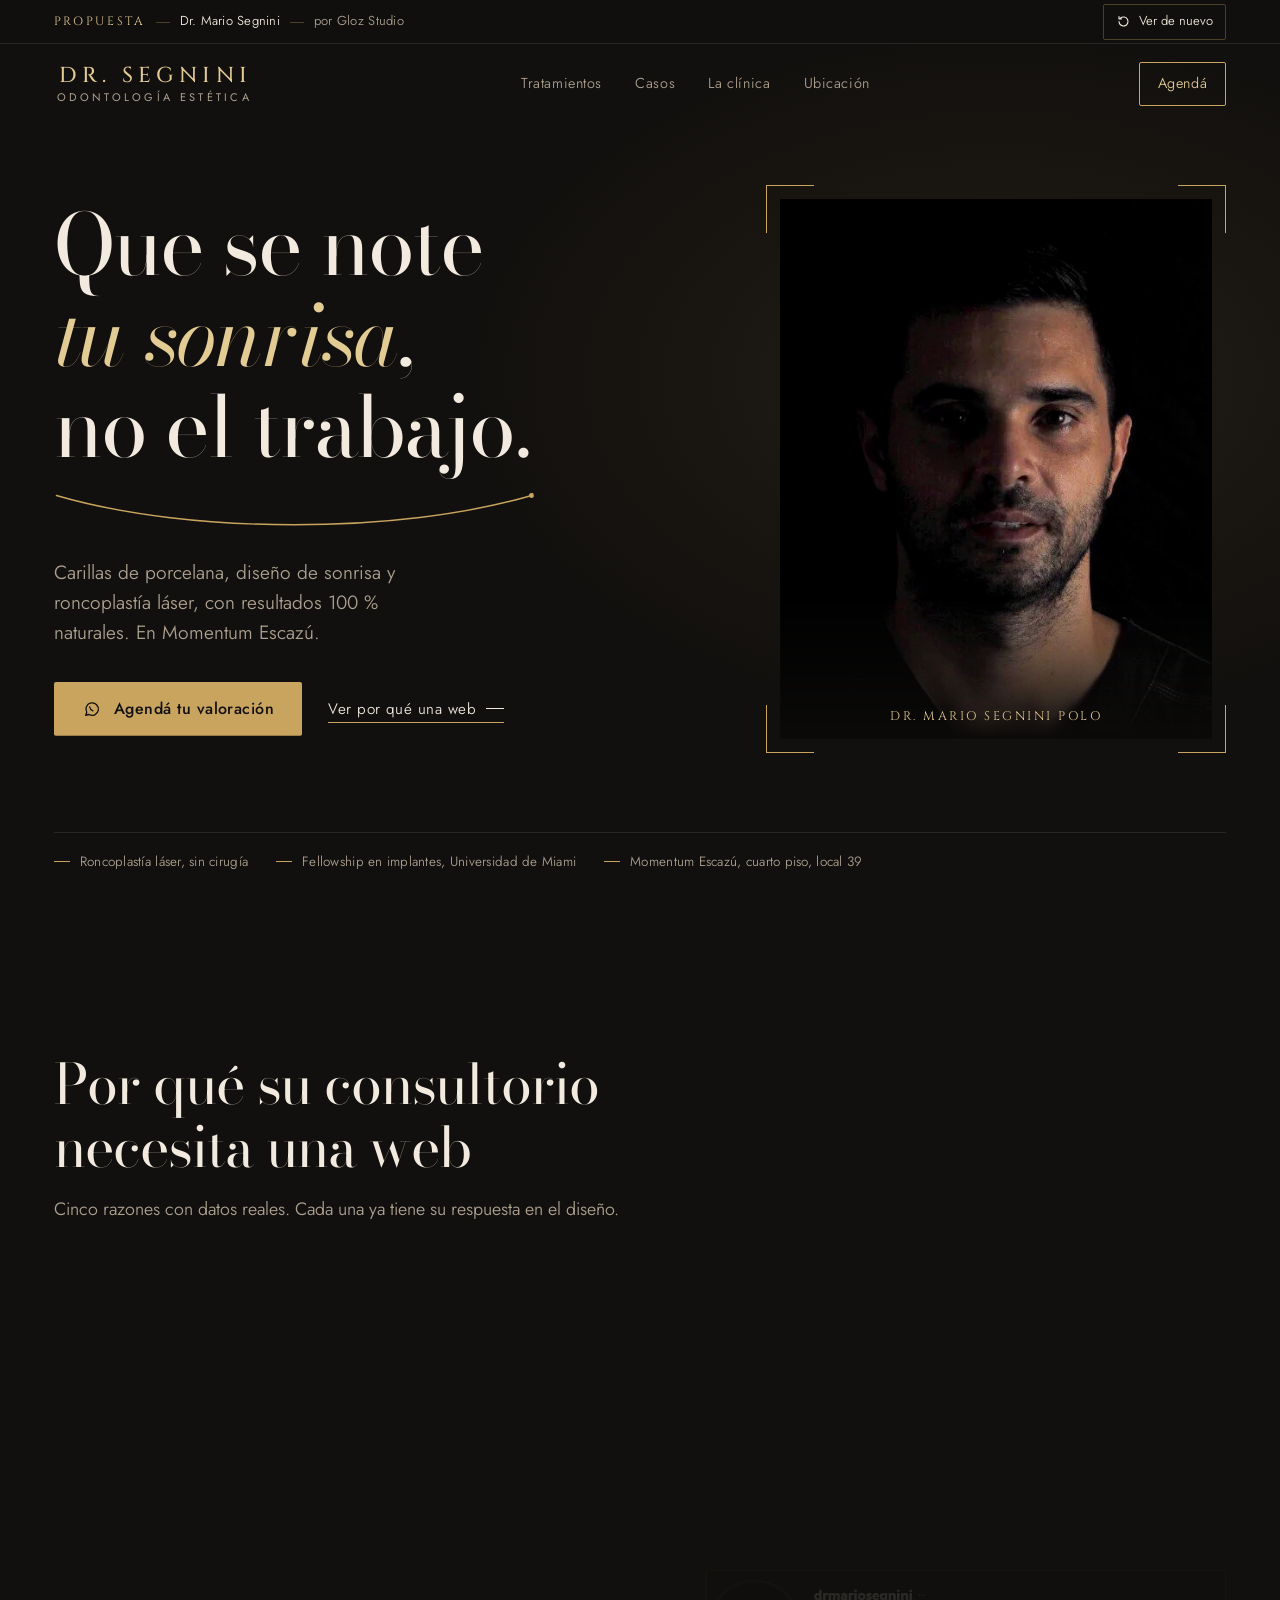
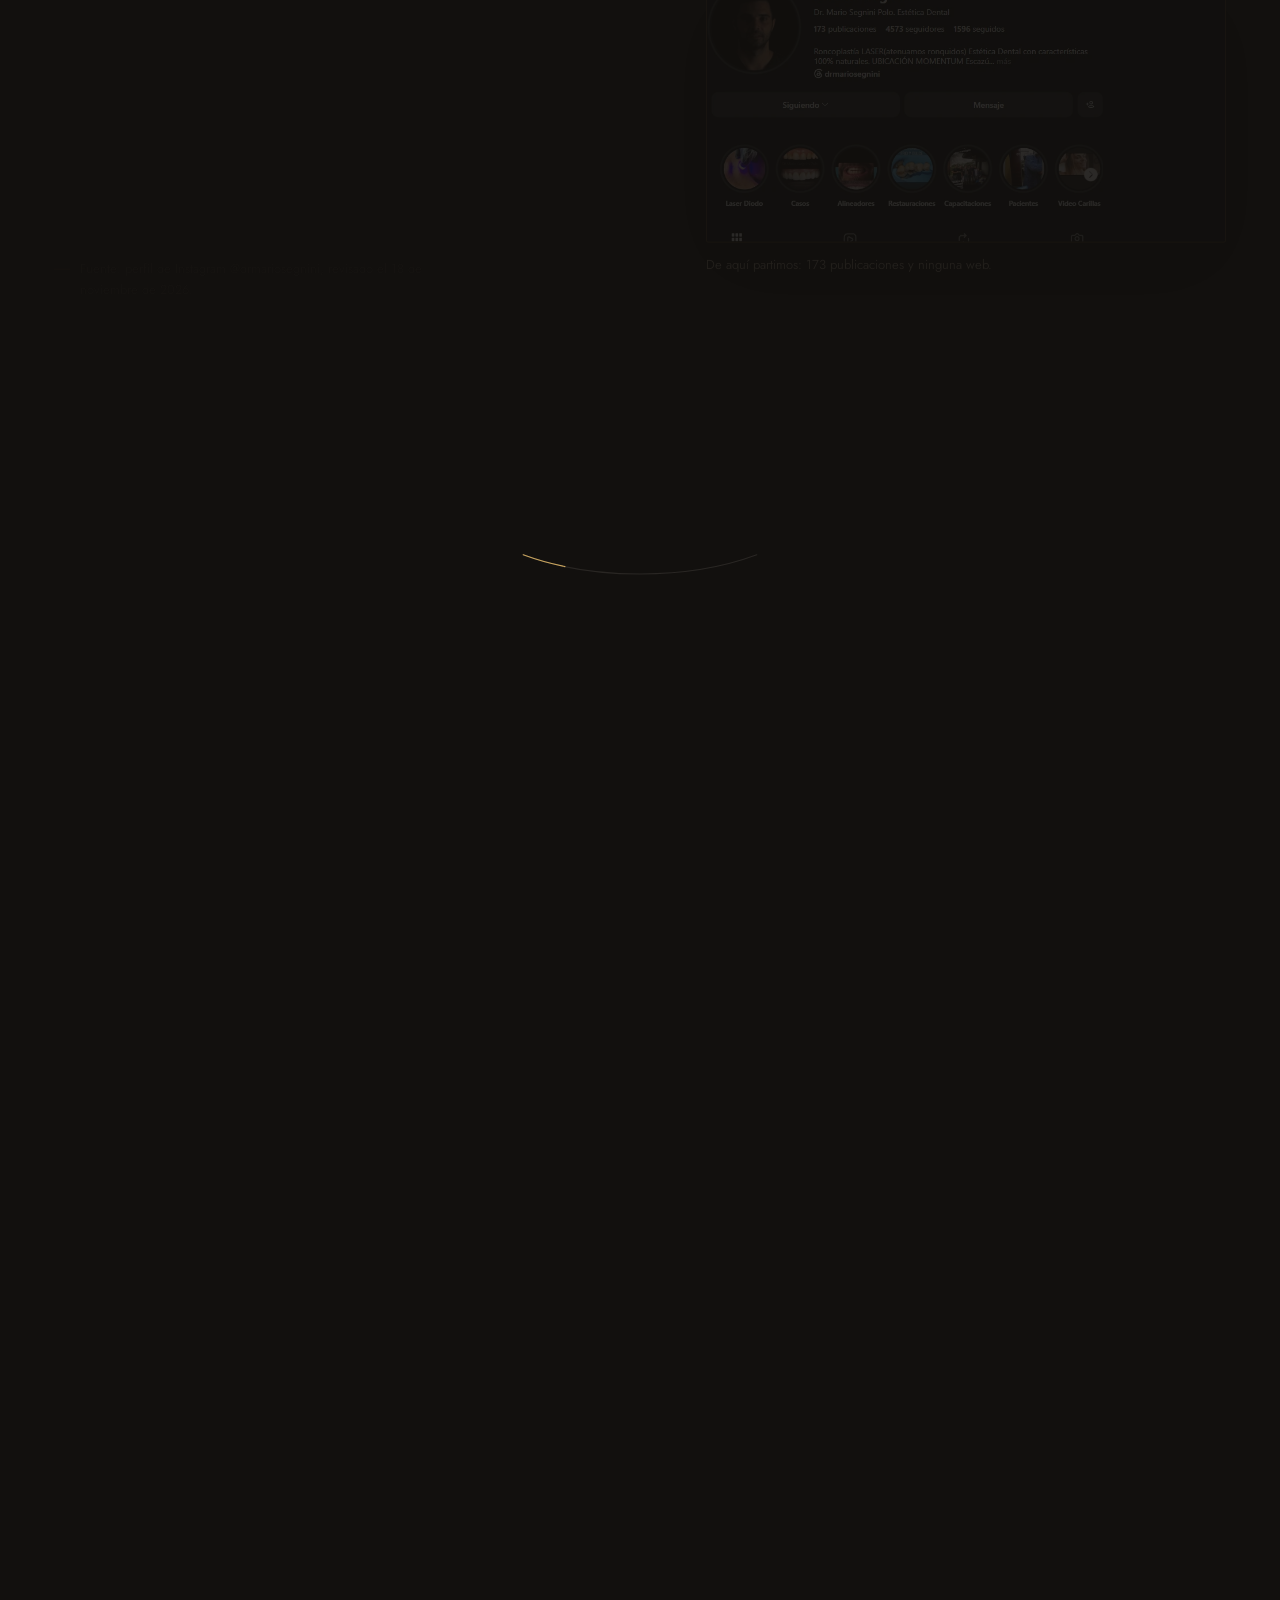
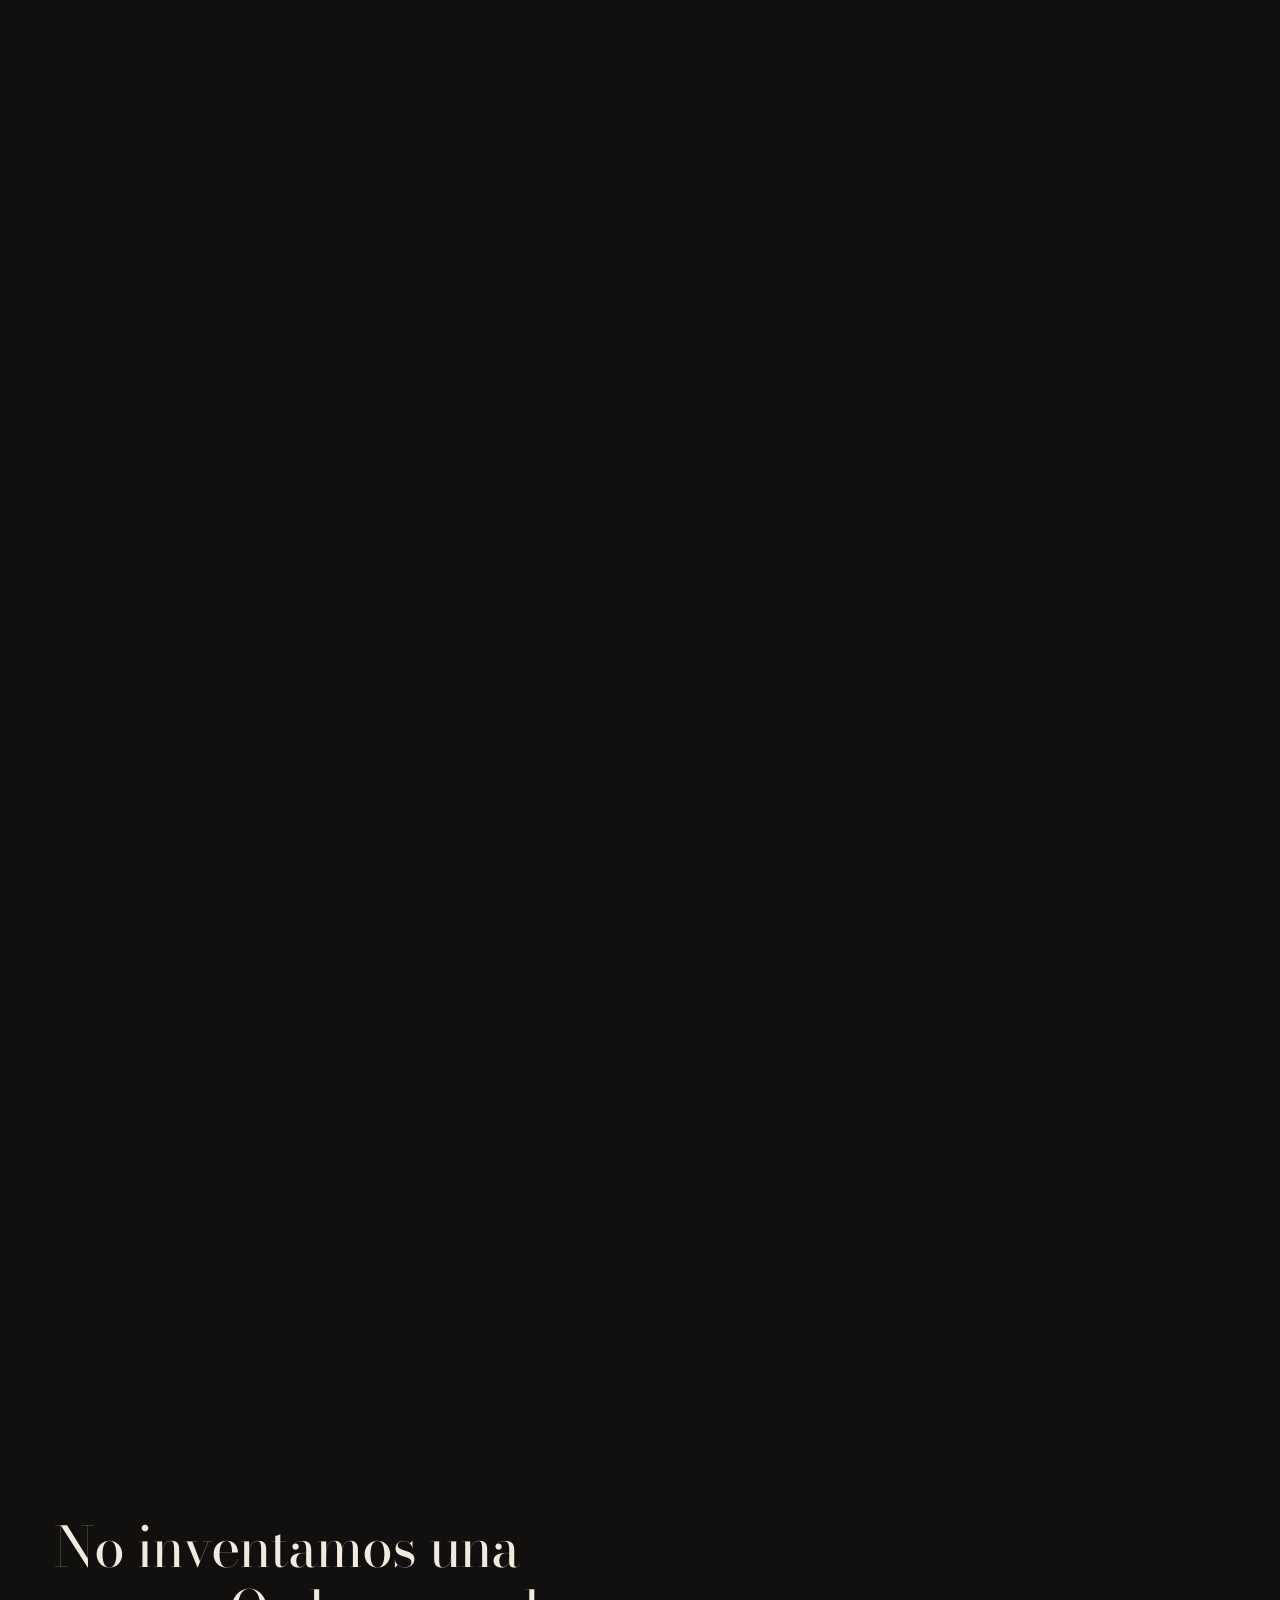
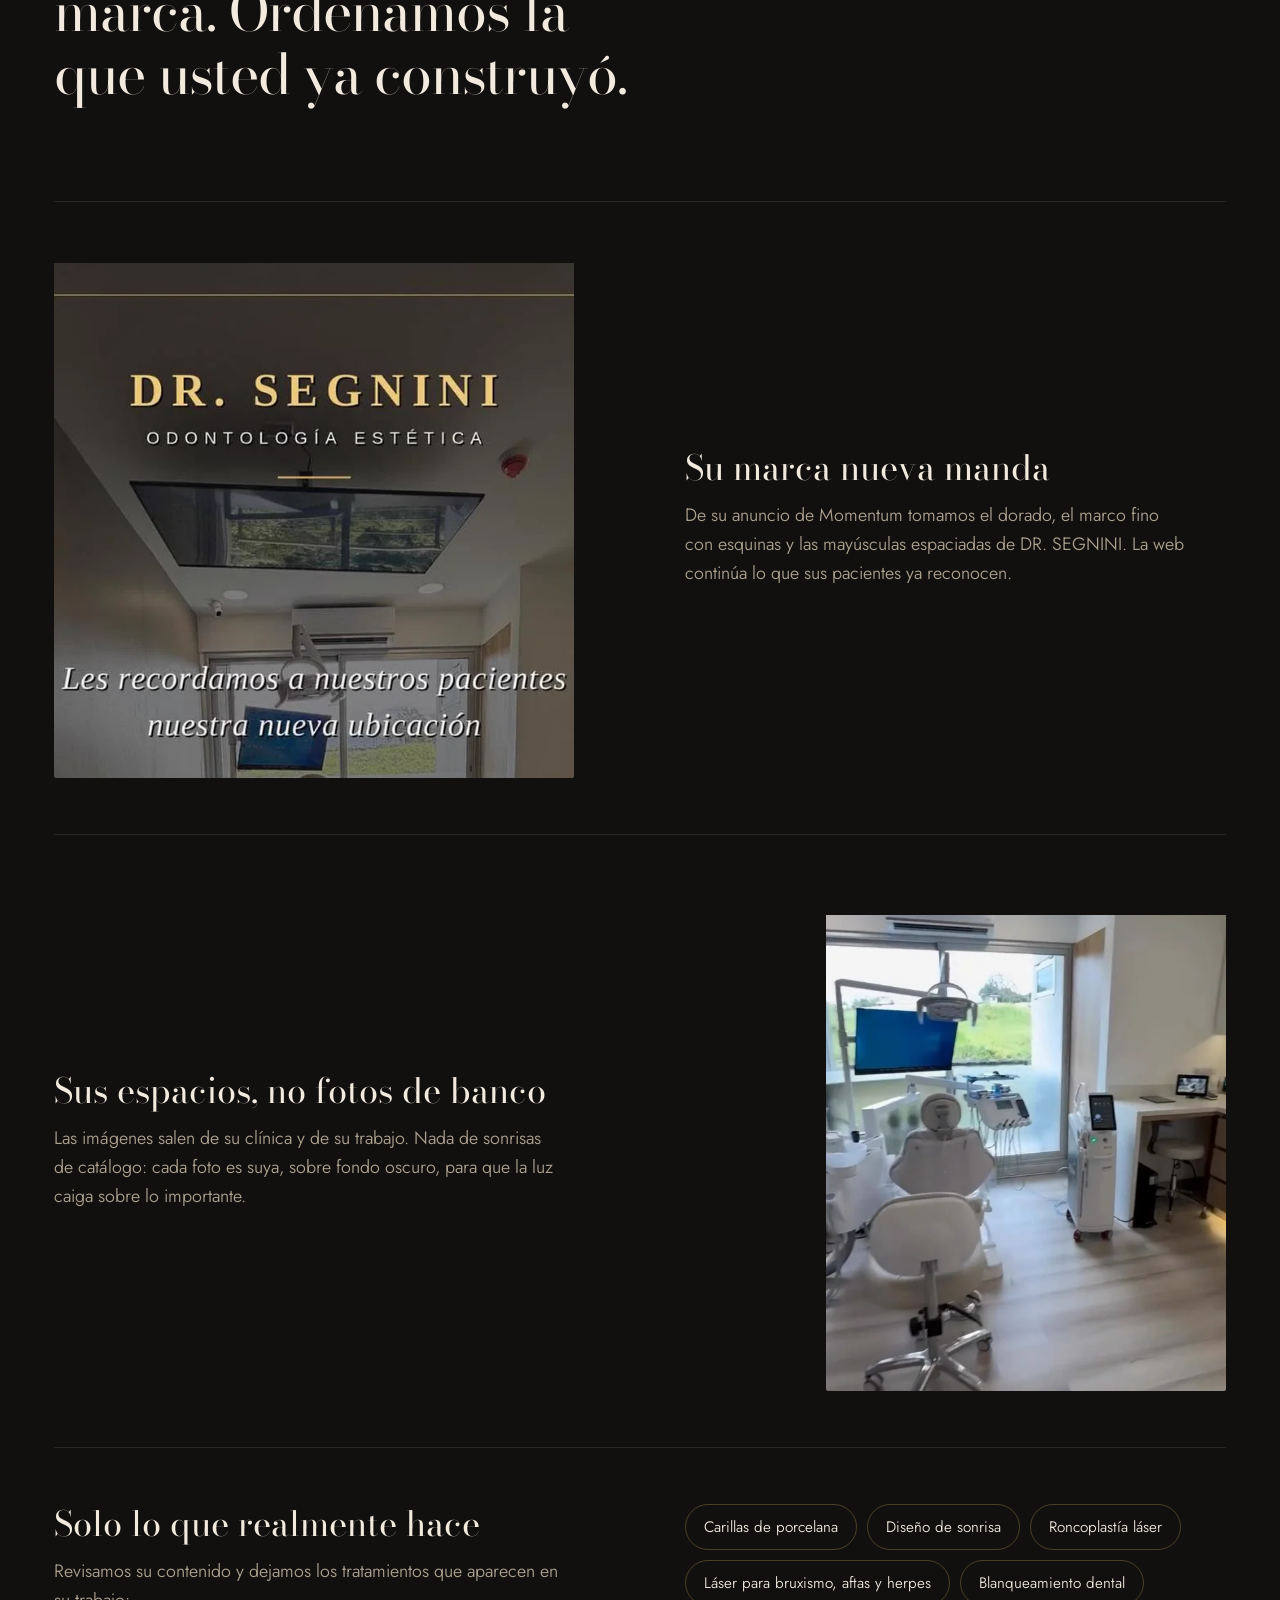
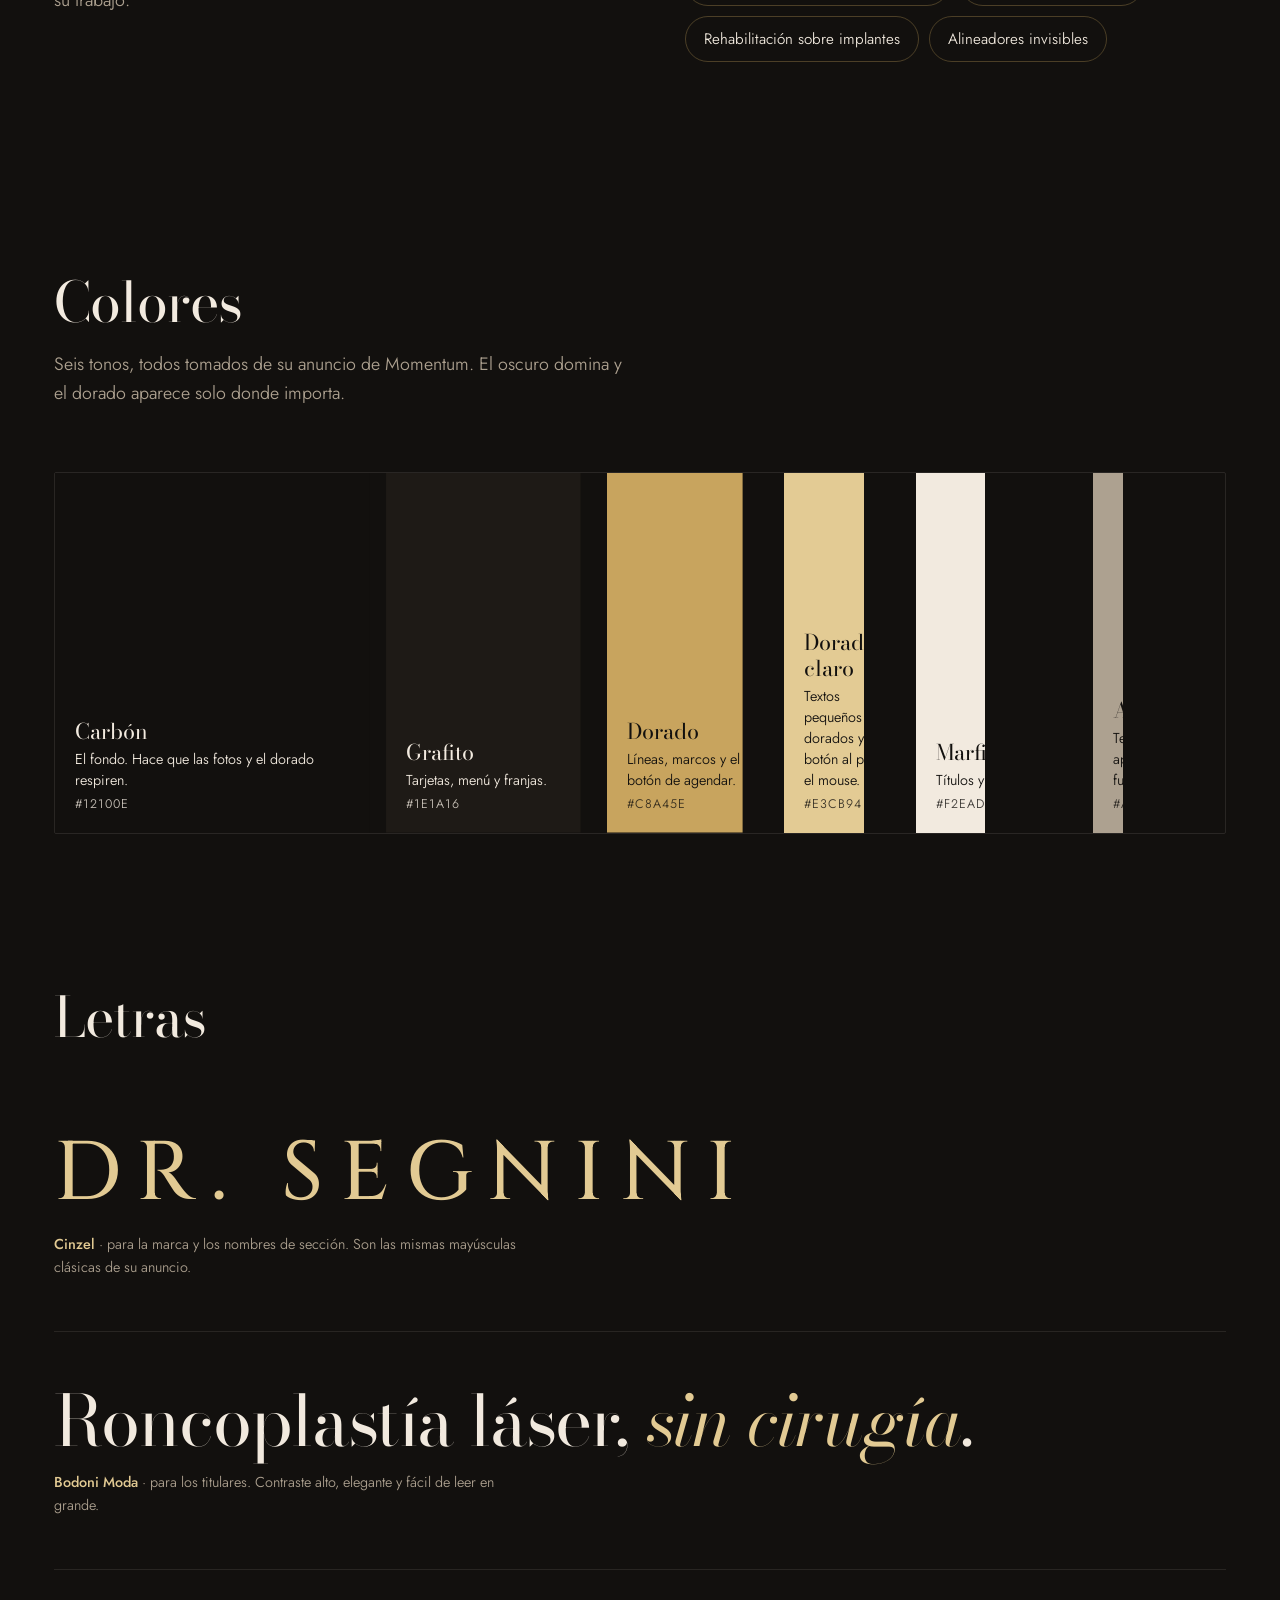
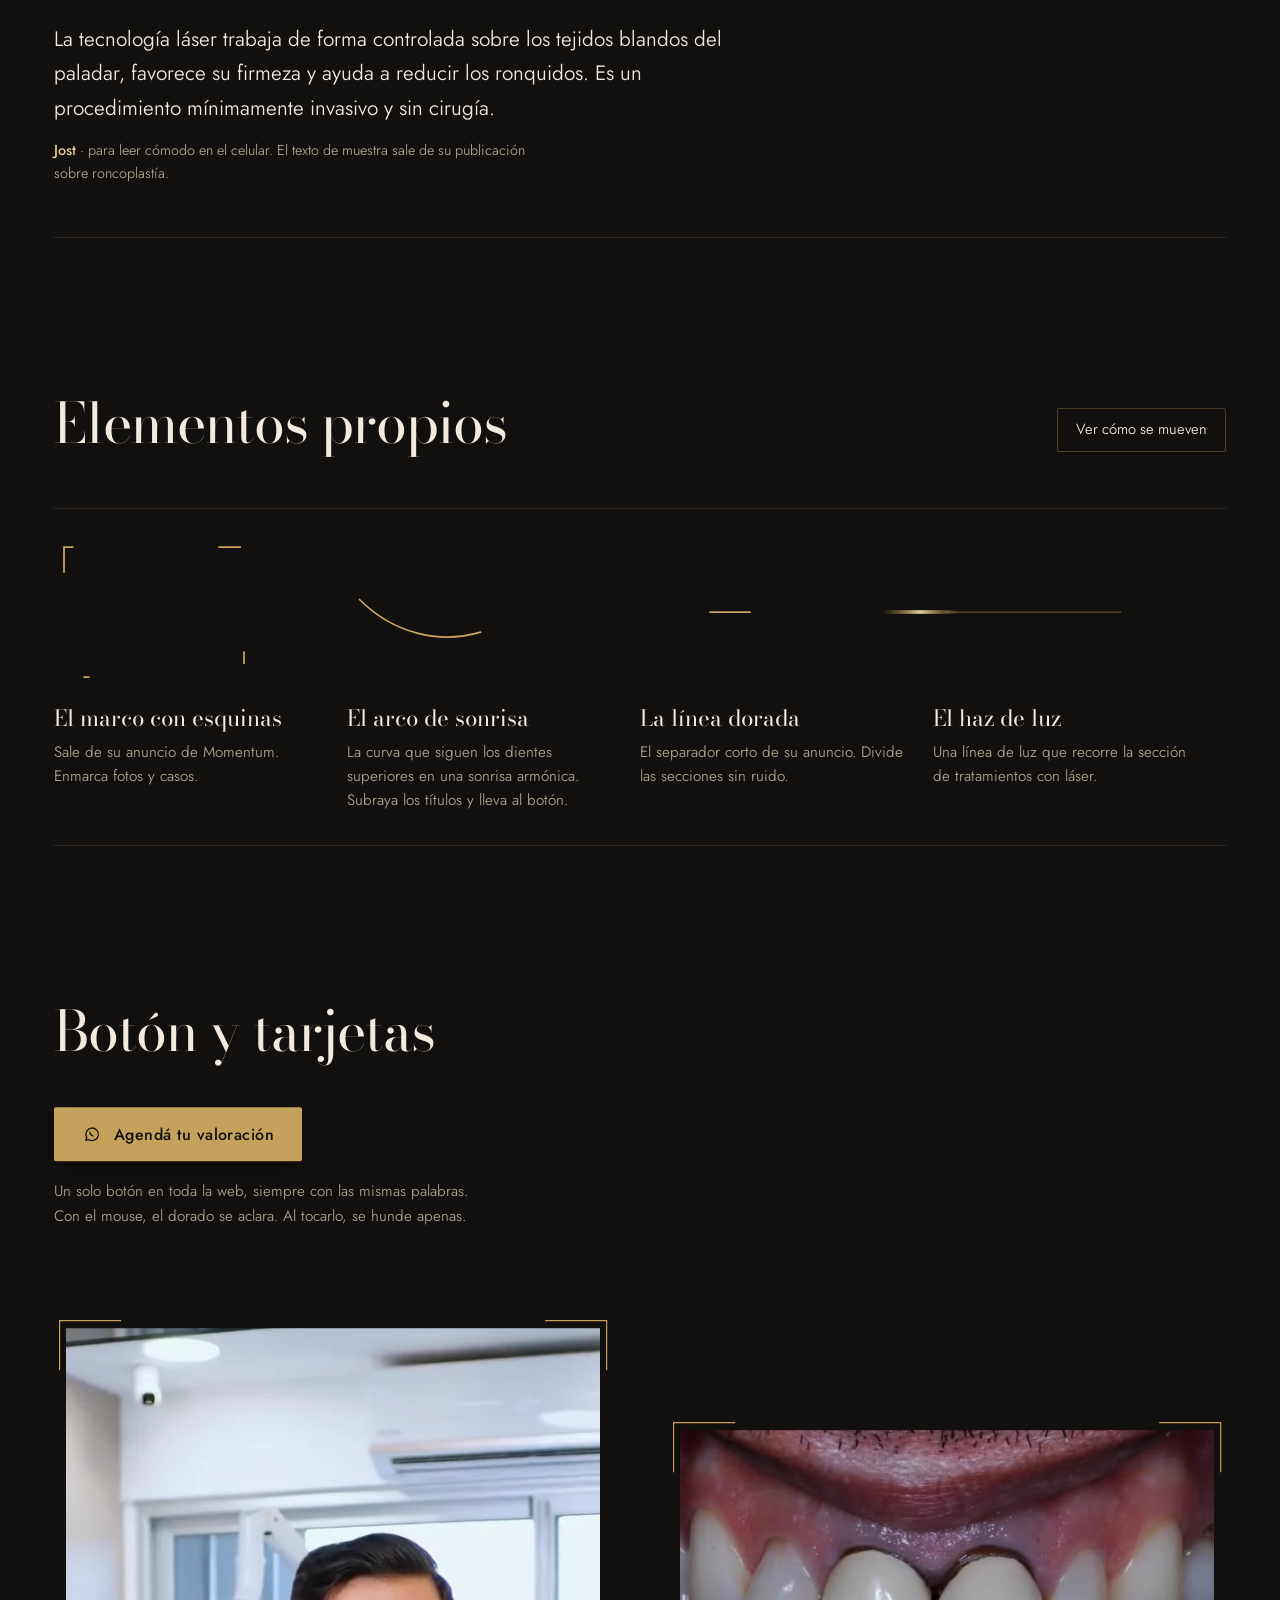
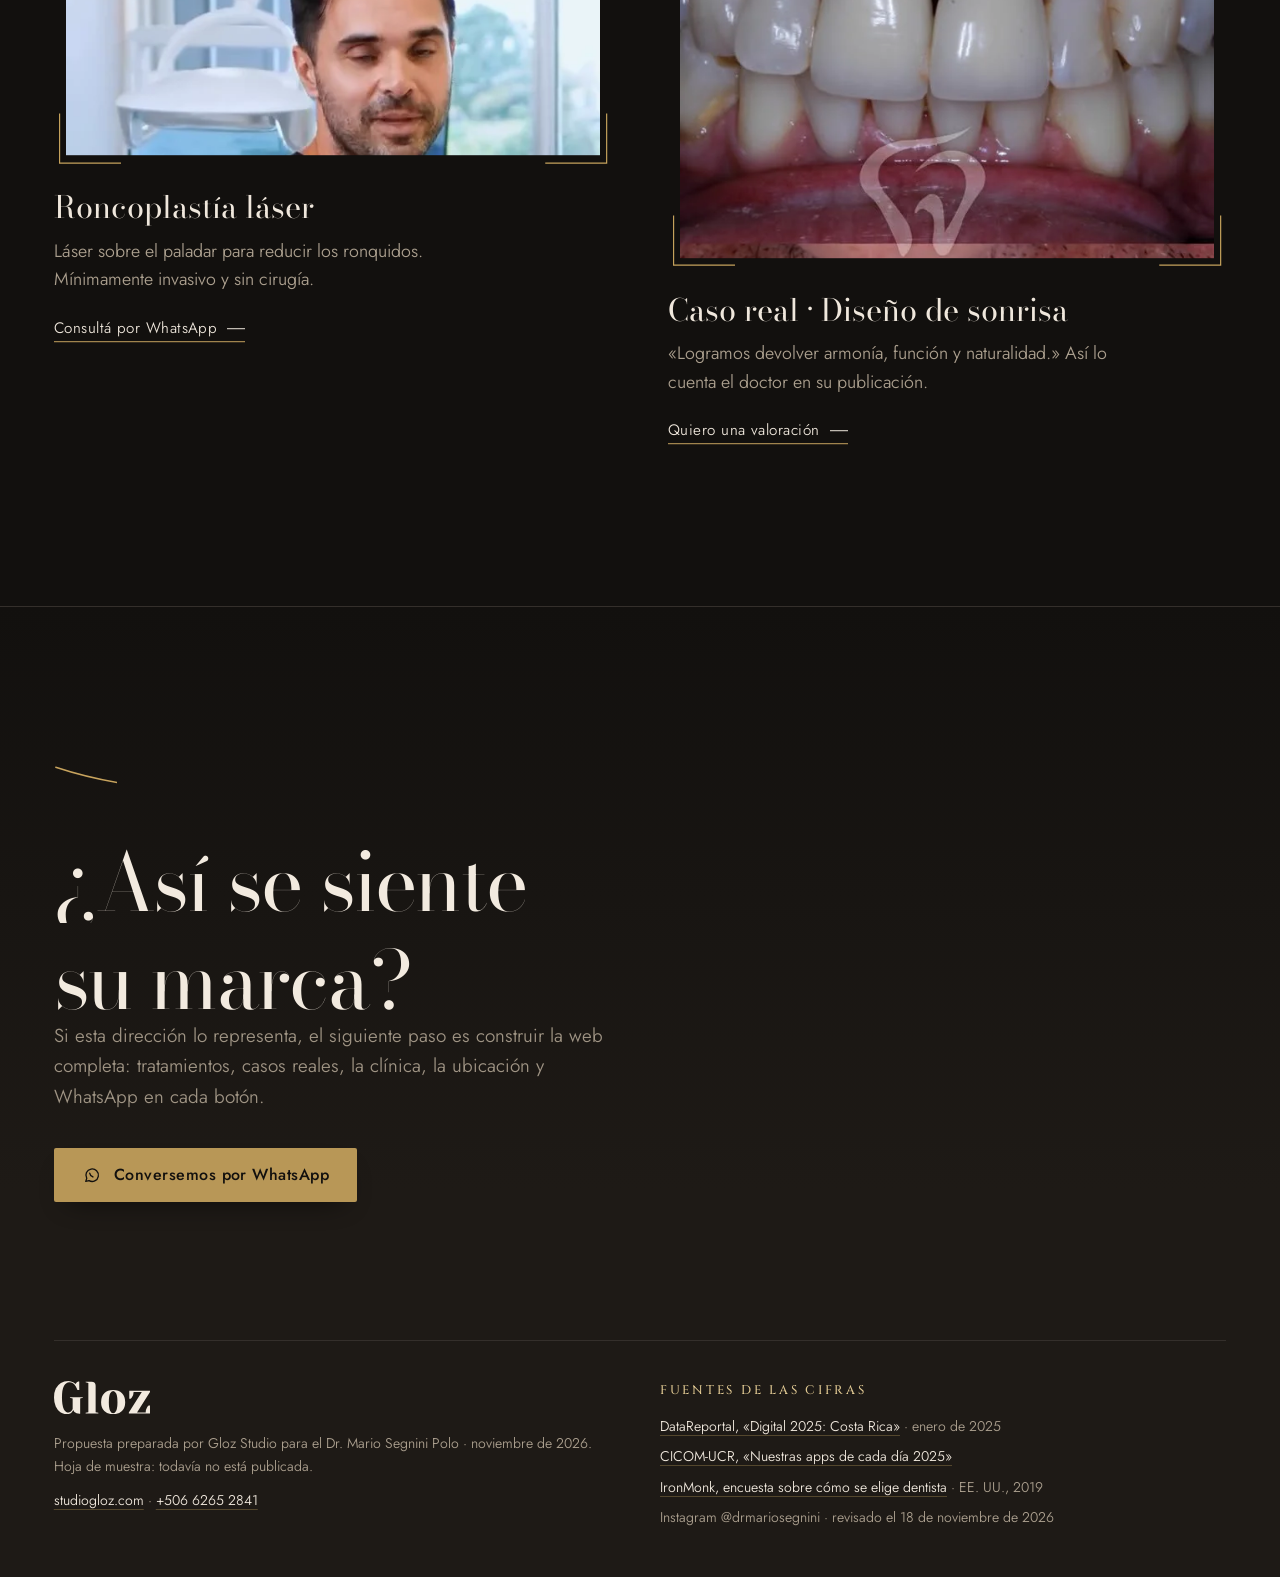
<file: direccion-de-arte.html>
<!doctype html>
<html lang="es-CR" class="no-js">
<head>
  <meta charset="utf-8">
  <meta name="viewport" content="width=device-width, initial-scale=1, viewport-fit=cover">
  <title>Dirección de arte · Dr. Mario Segnini</title>
  <meta name="description" content="Propuesta de Gloz Studio: la web del Dr. Mario Segnini, odontología estética en Momentum Escazú. Por qué la necesita y cómo se verá.">
  <meta name="robots" content="noindex, nofollow">
  <meta name="theme-color" content="#12100E">
  <meta property="og:type" content="website">
  <meta property="og:title" content="Propuesta de web · Dr. Mario Segnini">
  <meta property="og:description" content="Su marca de Instagram, convertida en una web. Propuesta de Gloz Studio.">
  <meta property="og:image" content="img/og-imagen.jpg">
  <link rel="icon" href="data:image/svg+xml,%3Csvg xmlns='http://www.w3.org/2000/svg' viewBox='0 0 64 64'%3E%3Crect width='64' height='64' fill='%2312100E'/%3E%3Cpath d='M10 24 C 24 46, 40 46, 54 24' fill='none' stroke='%23C8A45E' stroke-width='4' stroke-linecap='round'/%3E%3C/svg%3E">
  <link rel="preconnect" href="https://fonts.googleapis.com">
  <link rel="preconnect" href="https://fonts.gstatic.com" crossorigin>
  <link rel="stylesheet" href="https://fonts.googleapis.com/css2?family=Bodoni+Moda:ital,opsz,wght@0,6..96,400..600;1,6..96,400..600&family=Cinzel:wght@400..600&family=Jost:wght@300..500&display=swap">
  <link rel="stylesheet" href="css/estilos.css?v=20261118d">
  <script>document.documentElement.className=document.documentElement.className.replace('no-js','js');setTimeout(function(){document.documentElement.classList.add('rescate')},5000);</script>
</head>
<body>
  <a class="saltar" href="#contenido">Saltar al contenido</a>

  <!-- ===== Barra de la propuesta ===== -->
  <header class="barra">
    <p class="barra__titulo"><span class="barra__etiqueta">Propuesta</span><span class="barra__cliente">Dr. Mario Segnini</span><span class="barra__por">por Gloz Studio</span></p>
    <button type="button" class="barra__repetir" data-ver-de-nuevo>
      <svg viewBox="0 0 20 20" aria-hidden="true"><path d="M4 10a6 6 0 1 0 1.8-4.3M4 3.5v3.2h3.2"/></svg>
      Ver de nuevo
    </button>
  </header>

  <main id="contenido">

    <!-- ===== PORTADA: así se vería su web ===== -->
    <section class="portada" data-portada aria-label="Vista previa de la portada de su web">
      <div class="portada__nav">
        <a class="marca" href="#contenido" aria-label="Dr. Segnini, Odontología Estética">
          <span class="marca__nombre" data-marca>DR. SEGNINI</span>
          <span class="marca__lema" data-pieza>Odontología Estética</span>
        </a>
        <nav class="portada__menu" aria-label="Menú de la web (vista previa)">
          <a href="#piezas" data-pieza>Tratamientos</a>
          <a href="#por-que" data-pieza>Casos</a>
          <a href="#proceso" data-pieza>La clínica</a>
          <a href="#cierre" data-pieza>Ubicación</a>
        </nav>
        <a class="nav-cta" data-pieza href="https://wa.me/50663765705?text=Hola%2C%20Dr.%20Segnini.%20Quiero%20agendar%20una%20valoraci%C3%B3n." target="_blank" rel="noopener">Agendá</a>
      </div>

      <div class="portada__cuerpo">
        <div class="portada__texto">
          <h1 class="portada__titulo" data-titulo>Que se note<br> <em>tu sonrisa</em>,<br> no el trabajo.</h1>
          <svg class="arco" data-arco viewBox="0 0 600 64" preserveAspectRatio="none" aria-hidden="true"><path d="M3 10 C 170 62, 430 62, 597 10"/><circle cx="597" cy="10" r="3.2"/></svg>
          <p class="portada__bajada" data-pieza>Carillas de porcelana, diseño de sonrisa y roncoplastía láser, con resultados 100&nbsp;% naturales. En Momentum Escazú.</p>
          <div class="portada__accion">
            <a class="boton" data-boton href="https://wa.me/50663765705?text=Hola%2C%20Dr.%20Segnini.%20Vi%20su%20web%20y%20quiero%20agendar%20una%20valoraci%C3%B3n." target="_blank" rel="noopener">
              <svg viewBox="0 0 24 24" aria-hidden="true"><path d="M4.5 19.5l1.2-3.6A7.5 7.5 0 1 1 8.4 18.6z"/><path d="M9.2 9.6c.3 1.9 1.7 3.6 3.9 4.6"/></svg>
              Agendá tu valoración
            </a>
            <a class="enlace" data-pieza href="#por-que">Ver por qué una web</a>
          </div>
        </div>

        <figure class="portada__retrato" data-retrato>
          <span class="esquinas" data-esquinas aria-hidden="true"><i></i><i></i><i></i><i></i></span>
          <div class="portada__foto" data-foto>
            <img src="img/doctor.webp" width="625" height="625" alt="Retrato del Dr. Mario Segnini Polo sobre fondo negro" fetchpriority="high">
          </div>
          <figcaption data-pieza>Dr. Mario Segnini Polo</figcaption>
        </figure>
      </div>

      <ul class="portada__datos" aria-label="Datos de la clínica">
        <li data-pieza>Roncoplastía láser, sin cirugía</li>
        <li data-pieza>Fellowship en implantes, Universidad de Miami</li>
        <li data-pieza>Momentum Escazú, cuarto piso, local 39</li>
      </ul>
    </section>
    <!-- ===== /PORTADA ===== -->

    <p class="aviso-rm" data-aviso-rm hidden>Tiene activado "Reducir movimiento": aquí ve una versión sin desplazamientos. Apáguelo para ver la animación completa.</p>

    <!-- ===== POR QUÉ UNA WEB: cifras que cambian con el scroll ===== -->
    <section class="razones" id="por-que" aria-labelledby="razones-titulo">
      <div class="razones__intro envoltura">
        <h2 id="razones-titulo" class="titulo-seccion" data-split>Por qué su consultorio necesita una&nbsp;web</h2>
        <p class="razones__entrada" data-reveal>Cinco razones con datos reales. Cada una ya tiene su respuesta en el diseño.</p>
      </div>

      <div class="razones__escena" data-escena>
        <div class="razones__fijo">
          <ol class="razones__lista">

            <li class="razon" data-razon>
              <div class="razon__texto">
                <p class="razon__frase" data-r><span class="num" data-count="4573">4.573</span> personas lo siguen en Instagram. Fuera de ahí, su consultorio no tiene un lugar propio.</p>
                <p class="razon__respuesta" data-r><strong>Lo que hicimos:</strong> partimos de su perfil, su contenido y su marca nueva. Nada se inventó.</p>
                <p class="razon__fuente" data-r>Fuente: perfil de Instagram @drmariosegnini, revisado el 18 de noviembre de 2026.</p>
              </div>
              <figure class="razon__visual visual-ig" data-r>
                <img src="img/instagram-perfil.webp" width="900" height="470" alt="Captura del perfil de Instagram del Dr. Segnini: 173 publicaciones y 4.573 seguidores" loading="lazy">
                <figcaption>De aquí partimos: 173 publicaciones y ninguna web.</figcaption>
              </figure>
            </li>

            <li class="razon" data-razon>
              <div class="razon__texto">
                <p class="razon__frase" data-r>El <span class="num" data-count="92.6" data-dec="1">92,6</span>&nbsp;% de la población de Costa Rica usa internet. Las redes sociales llegan al 74,5&nbsp;%.</p>
                <p class="razon__respuesta" data-r><strong>Lo que hicimos:</strong> una web que le habla también a quien no lo sigue y que aparece cuando lo buscan.</p>
                <p class="razon__fuente" data-r>Fuente: DataReportal, «Digital 2025: Costa Rica», datos de enero de 2025.</p>
              </div>
              <div class="razon__visual visual-busqueda" data-r>
                <p class="busqueda__campo"><svg viewBox="0 0 20 20" aria-hidden="true"><circle cx="8.5" cy="8.5" r="5.5"/><path d="M13 13l4 4"/></svg><span>carillas de porcelana Escazú</span><i class="cursor" aria-hidden="true"></i></p>
                <div class="busqueda__resultado">
                  <p class="busqueda__url">www.<mark class="marcador">[DOMINIO]</mark></p>
                  <p class="busqueda__titulo">Dr. Mario Segnini · Odontología estética en Escazú</p>
                  <p class="busqueda__desc">Carillas de porcelana, diseño de sonrisa y roncoplastía láser. Agendá tu valoración por WhatsApp.</p>
                </div>
                <p class="etiqueta-ilustrativo">Ilustrativo</p>
              </div>
            </li>

            <li class="razon" data-razon>
              <div class="razon__texto">
                <p class="razon__frase" data-r>El <span class="num" data-count="43">43</span>&nbsp;% de quienes buscan dentista en Google elige al que tiene mejores reseñas.</p>
                <p class="razon__respuesta" data-r><strong>Lo que hicimos:</strong> un lugar para sus casos reales y para lo que dicen sus pacientes.</p>
                <p class="razon__fuente" data-r>Fuente: IronMonk, encuesta a 1.500 adultos en EE.&nbsp;UU., agosto de 2019.</p>
              </div>
              <div class="razon__visual visual-caso" data-r>
                <figure class="caso-mini">
                  <img src="img/caso-2.webp" width="640" height="640" alt="Caso real de carillas de porcelana del Dr. Segnini, antes y después" loading="lazy">
                </figure>
                <blockquote class="testimonio">
                  <p><mark class="marcador">[TESTIMONIO REAL DE PACIENTE, CON SU PERMISO]</mark></p>
                  <footer>Nombre del paciente · tratamiento</footer>
                </blockquote>
              </div>
            </li>

            <li class="razon" data-razon>
              <div class="razon__texto">
                <p class="razon__frase" data-r>El <span class="num" data-count="96">96</span>&nbsp;% de los adultos con celular en Costa Rica usa WhatsApp.</p>
                <p class="razon__respuesta" data-r><strong>Lo que hicimos:</strong> cada botón abre su WhatsApp con el mensaje listo y dice desde qué tratamiento le escriben.</p>
                <p class="razon__fuente" data-r>Fuente: CICOM-UCR, «Nuestras apps de cada día 2025».</p>
              </div>
              <div class="razon__visual visual-chat" data-r>
                <p class="chat__cabecera"><span class="chat__avatar" aria-hidden="true">DS</span>Dr. Segnini · WhatsApp 6376-5705</p>
                <p class="chat__burbuja">Hola, Dr. Segnini. Vi su web y quiero agendar una valoración de roncoplastía láser.</p>
                <p class="chat__nota">Mensaje listo desde el botón de Roncoplastía</p>
              </div>
            </li>

            <li class="razon razon--cierre" data-razon>
              <div class="razon__texto">
                <p class="razon__frase" data-r>Cuando alguien busque «roncoplastía láser en Escazú», que la respuesta sea&nbsp;<em>usted</em>.</p>
                <p class="razon__respuesta" data-r>Su clínica nueva merece una dirección propia, además de Instagram.</p>
              </div>
              <figure class="razon__visual visual-clinica" data-r>
                <img src="img/clinica-recepcion.webp" width="576" height="1024" alt="Recepción de la clínica del Dr. Segnini en Momentum Escazú" loading="lazy">
                <figcaption>Momentum Escazú, cuarto piso, local 39</figcaption>
              </figure>
            </li>

          </ol>
          <svg class="razones__progreso" data-progreso viewBox="0 0 300 40" aria-hidden="true">
            <path class="pista" d="M4 6 C 90 38, 210 38, 296 6"/>
            <path class="avance" d="M4 6 C 90 38, 210 38, 296 6"/>
          </svg>
        </div>
      </div>
    </section>
    <!-- ===== /POR QUÉ UNA WEB ===== -->

    <!-- ===== CÓMO LA HICIMOS ===== -->
    <section class="proceso envoltura" id="proceso" aria-labelledby="proceso-titulo">
      <h2 id="proceso-titulo" class="titulo-seccion" data-split>No inventamos una marca. Ordenamos la que usted ya&nbsp;construyó.</h2>

      <article class="paso">
        <figure class="paso__foto" data-clip>
          <img src="img/marca-momentum.webp" width="640" height="640" alt="Publicación de Instagram con la marca nueva: DR. SEGNINI, Odontología Estética, Momentum Escazú" loading="lazy">
        </figure>
        <div class="paso__texto" data-reveal>
          <h3>Su marca nueva manda</h3>
          <p>De su anuncio de Momentum tomamos el dorado, el marco fino con esquinas y las mayúsculas espaciadas de DR.&nbsp;SEGNINI. La web continúa lo que sus pacientes ya reconocen.</p>
        </div>
      </article>

      <article class="paso paso--invertido">
        <figure class="paso__foto paso__foto--alta" data-clip>
          <img src="img/clinica-consultorio.webp" width="576" height="1024" alt="Consultorio de la clínica con sillón dental y ventanal" loading="lazy">
        </figure>
        <div class="paso__texto" data-reveal>
          <h3>Sus espacios, no fotos de banco</h3>
          <p>Las imágenes salen de su clínica y de su trabajo. Nada de sonrisas de catálogo: cada foto es suya, sobre fondo oscuro, para que la luz caiga sobre lo importante.</p>
        </div>
      </article>

      <article class="paso paso--lista">
        <div class="paso__texto" data-reveal>
          <h3>Solo lo que realmente hace</h3>
          <p>Revisamos su contenido y dejamos los tratamientos que aparecen en su trabajo:</p>
        </div>
        <ul class="servicios" data-lista>
          <li>Carillas de porcelana</li>
          <li>Diseño de sonrisa</li>
          <li>Roncoplastía láser</li>
          <li>Láser para bruxismo, aftas y herpes</li>
          <li>Blanqueamiento dental</li>
          <li>Rehabilitación sobre implantes</li>
          <li>Alineadores invisibles</li>
        </ul>
      </article>
    </section>
    <!-- ===== /CÓMO LA HICIMOS ===== -->

    <!-- ===== PALETA ===== -->
    <section class="paleta envoltura" id="paleta" aria-labelledby="paleta-titulo">
      <h2 id="paleta-titulo" class="titulo-seccion" data-split>Colores</h2>
      <p class="seccion__entrada" data-reveal>Seis tonos, todos tomados de su anuncio de Momentum. El oscuro domina y el dorado aparece solo donde importa.</p>
      <ul class="paleta__bandas" data-bandas>
        <li class="banda banda--carbon"><span class="banda__nombre">Carbón</span><span class="banda__papel">El fondo. Hace que las fotos y el dorado respiren.</span><span class="banda__hex">#12100E</span></li>
        <li class="banda banda--grafito"><span class="banda__nombre">Grafito</span><span class="banda__papel">Tarjetas, menú y franjas.</span><span class="banda__hex">#1E1A16</span></li>
        <li class="banda banda--oro"><span class="banda__nombre">Dorado</span><span class="banda__papel">Líneas, marcos y el botón de agendar.</span><span class="banda__hex">#C8A45E</span></li>
        <li class="banda banda--champan"><span class="banda__nombre">Dorado claro</span><span class="banda__papel">Textos pequeños dorados y el botón al pasar el mouse.</span><span class="banda__hex">#E3CB94</span></li>
        <li class="banda banda--marfil"><span class="banda__nombre">Marfil</span><span class="banda__papel">Títulos y textos.</span><span class="banda__hex">#F2EADF</span></li>
        <li class="banda banda--arena"><span class="banda__nombre">Arena</span><span class="banda__papel">Textos de apoyo y fuentes.</span><span class="banda__hex">#ADA190</span></li>
      </ul>
    </section>
    <!-- ===== /PALETA ===== -->

    <!-- ===== LETRAS ===== -->
    <section class="letras envoltura" id="letras" aria-labelledby="letras-titulo">
      <h2 id="letras-titulo" class="titulo-seccion" data-split>Letras</h2>
      <div class="letra letra--marca" data-reveal>
        <p class="letra__muestra">DR. SEGNINI</p>
        <p class="letra__nota"><strong>Cinzel</strong> · para la marca y los nombres de sección. Son las mismas mayúsculas clásicas de su anuncio.</p>
      </div>
      <div class="letra letra--titulo" data-reveal>
        <p class="letra__muestra">Roncoplastía láser, <em>sin&nbsp;cirugía</em>.</p>
        <p class="letra__nota"><strong>Bodoni Moda</strong> · para los titulares. Contraste alto, elegante y fácil de leer en grande.</p>
      </div>
      <div class="letra letra--texto" data-reveal>
        <p class="letra__muestra">La tecnología láser trabaja de forma controlada sobre los tejidos blandos del paladar, favorece su firmeza y ayuda a reducir los ronquidos. Es un procedimiento mínimamente invasivo y sin cirugía.</p>
        <p class="letra__nota"><strong>Jost</strong> · para leer cómodo en el celular. El texto de muestra sale de su publicación sobre roncoplastía.</p>
      </div>
    </section>
    <!-- ===== /LETRAS ===== -->

    <!-- ===== ELEMENTOS PROPIOS ===== -->
    <section class="elementos envoltura" id="elementos" aria-labelledby="elementos-titulo">
      <div class="elementos__cabeza">
        <h2 id="elementos-titulo" class="titulo-seccion" data-split>Elementos propios</h2>
        <button type="button" class="boton-sec" data-ver-elementos>Ver cómo se mueven</button>
      </div>
      <ul class="elementos__lista">
        <li class="elemento">
          <svg class="elemento__dibujo" data-draw viewBox="0 0 160 120" aria-hidden="true"><path d="M8 28 V8 H28"/><path d="M132 8 H152 V28"/><path d="M152 92 V112 H132"/><path d="M28 112 H8 V92"/></svg>
          <h3>El marco con esquinas</h3>
          <p>Sale de su anuncio de Momentum. Enmarca fotos y casos.</p>
        </li>
        <li class="elemento">
          <svg class="elemento__dibujo" data-draw viewBox="0 0 160 120" aria-hidden="true"><path d="M10 50 C 50 90, 110 90, 150 50"/><circle cx="150" cy="50" r="3.5" class="relleno"/></svg>
          <h3>El arco de sonrisa</h3>
          <p>La curva que siguen los dientes superiores en una sonrisa armónica. Subraya los títulos y lleva al botón.</p>
        </li>
        <li class="elemento">
          <svg class="elemento__dibujo" data-draw viewBox="0 0 160 120" aria-hidden="true"><path d="M56 60 H104"/></svg>
          <h3>La línea dorada</h3>
          <p>El separador corto de su anuncio. Divide las secciones sin ruido.</p>
        </li>
        <li class="elemento">
          <svg class="elemento__dibujo elemento__dibujo--laser" viewBox="0 0 160 120" aria-hidden="true">
            <defs><linearGradient id="haz" x1="0" x2="1"><stop offset="0" stop-color="#C8A45E" stop-opacity="0"/><stop offset=".5" stop-color="#E3CB94"/><stop offset="1" stop-color="#C8A45E" stop-opacity="0"/></linearGradient></defs>
            <path class="laser__pista" d="M10 60 H150"/><rect class="laser__luz" x="-40" y="58.5" width="60" height="3" fill="url(#haz)"/>
          </svg>
          <h3>El haz de luz</h3>
          <p>Una línea de luz que recorre la sección de tratamientos con láser.</p>
        </li>
      </ul>
    </section>
    <!-- ===== /ELEMENTOS PROPIOS ===== -->

    <!-- ===== BOTÓN Y TARJETAS ===== -->
    <section class="piezas envoltura" id="piezas" aria-labelledby="piezas-titulo">
      <h2 id="piezas-titulo" class="titulo-seccion" data-split>Botón y tarjetas</h2>
      <div class="piezas__boton" data-reveal>
        <a class="boton" href="https://wa.me/50663765705?text=Hola%2C%20Dr.%20Segnini.%20Quiero%20agendar%20una%20valoraci%C3%B3n." target="_blank" rel="noopener">
          <svg viewBox="0 0 24 24" aria-hidden="true"><path d="M4.5 19.5l1.2-3.6A7.5 7.5 0 1 1 8.4 18.6z"/><path d="M9.2 9.6c.3 1.9 1.7 3.6 3.9 4.6"/></svg>
          Agendá tu valoración
        </a>
        <p>Un solo botón en toda la web, siempre con las mismas palabras. Con el mouse, el dorado se aclara. Al tocarlo, se hunde apenas.</p>
      </div>
      <div class="piezas__tarjetas">
        <article class="tarjeta" data-reveal>
          <figure class="tarjeta__foto">
            <svg class="marco" viewBox="0 0 100 100" preserveAspectRatio="none" aria-hidden="true"><path d="M1 12 V1 H12"/><path d="M88 1 H99 V12"/><path d="M99 88 V99 H88"/><path d="M12 99 H1 V88"/></svg>
            <img src="img/roncoplastia.webp" width="576" height="640" alt="El Dr. Segnini junto al equipo láser en su consultorio" loading="lazy">
          </figure>
          <h3>Roncoplastía láser</h3>
          <p>Láser sobre el paladar para reducir los ronquidos. Mínimamente invasivo y sin cirugía.</p>
          <a class="enlace" href="https://wa.me/50663765705?text=Hola%2C%20Dr.%20Segnini.%20Quiero%20informaci%C3%B3n%20sobre%20la%20roncoplast%C3%ADa%20l%C3%A1ser." target="_blank" rel="noopener">Consultá por WhatsApp</a>
        </article>
        <article class="tarjeta tarjeta--caso" data-reveal>
          <figure class="tarjeta__foto">
            <svg class="marco" viewBox="0 0 100 100" preserveAspectRatio="none" aria-hidden="true"><path d="M1 12 V1 H12"/><path d="M88 1 H99 V12"/><path d="M99 88 V99 H88"/><path d="M12 99 H1 V88"/></svg>
            <img src="img/caso-1.webp" width="640" height="640" alt="Caso real de diseño de sonrisa del Dr. Segnini, antes y después" loading="lazy">
          </figure>
          <h3>Caso real · Diseño de sonrisa</h3>
          <p>«Logramos devolver armonía, función y naturalidad.» Así lo cuenta el doctor en su publicación.</p>
          <a class="enlace" href="https://wa.me/50663765705?text=Hola%2C%20Dr.%20Segnini.%20Quiero%20una%20valoraci%C3%B3n%20de%20dise%C3%B1o%20de%20sonrisa." target="_blank" rel="noopener">Quiero una valoración</a>
        </article>
      </div>
    </section>
    <!-- ===== /BOTÓN Y TARJETAS ===== -->

    <!-- ===== CIERRE ===== -->
    <section class="cierre" id="cierre" aria-labelledby="cierre-titulo">
      <div class="envoltura">
        <svg class="cierre__arco" data-draw data-trazo-clip viewBox="0 0 600 64" preserveAspectRatio="none" aria-hidden="true"><path d="M3 10 C 170 62, 430 62, 597 10"/></svg>
        <h2 id="cierre-titulo" class="cierre__titulo" data-split>¿Así se siente su&nbsp;marca?</h2>
        <p class="cierre__texto" data-reveal>Si esta dirección lo representa, el siguiente paso es construir la web completa: tratamientos, casos reales, la clínica, la ubicación y WhatsApp en cada botón.</p>
        <a class="boton" data-reveal href="https://wa.me/50662652841?text=Hola%20Gloz%2C%20vi%20la%20propuesta%20de%20la%20web%20para%20el%20Dr.%20Segnini%20y%20quiero%20conversar." target="_blank" rel="noopener">
          <svg viewBox="0 0 24 24" aria-hidden="true"><path d="M4.5 19.5l1.2-3.6A7.5 7.5 0 1 1 8.4 18.6z"/><path d="M9.2 9.6c.3 1.9 1.7 3.6 3.9 4.6"/></svg>
          Conversemos por WhatsApp
        </a>
      </div>

      <footer class="pie envoltura">
        <div class="pie__firma">
          <svg class="pie__logo" viewBox="4.5 -71.5 211 73" role="img" aria-label="Gloz Studio">
            <path d="M32.5 1.5Q24.9 1.5 18.5-2.8Q12.1-7.1 8.3-15.35Q4.5-23.6 4.5-35Q4.5-46.5 8.45-54.75Q12.4-63 19.55-67.25Q26.7-71.5 36.1-71.5Q41.8-71.5 47.6-68.2Q49.8-67 52-65Q53.7-67.6 55.5-69.1Q57.3-70.4 57.5-70.5L60-70.5L60-51.5L56-51.5Q54.7-56.3 52.1-60.2Q49.7-64 46.15-66.5Q42.6-69 38-69Q31.1-69 26.55-61Q22-53 22-35Q22-17 26.05-9.5Q30.1-2 36.5-2Q40.2-2 43.2-6Q44.3-7.5 45.5-10L45.5-33L39.5-34.5L39.5-36L68-36L68-34.5L62-33L62 0.5L60.5 0.5Q53.2 0.5 49.4-3.5Q47.7-5.3 47-7.5Q45.6-5 43.7-3Q39.2 1.5 32.5 1.5Z"/>
            <path d="M74 0L74-1.5L80-3L80-67L74-68.5L74-70L87-70Q96-70 96-61L96-3L102-1.5L102 0Z"/>
            <path d="M134.5 1.5Q122.1 1.5 115.05-5.55Q108-12.6 108-25Q108-37.4 115.05-44.45Q122.1-51.5 134.5-51.5Q146.9-51.5 153.95-44.45Q161-37.4 161-25Q161-12.6 153.95-5.55Q146.9 1.5 134.5 1.5ZM134.5-0.5Q138.5-0.5 141.25-6.1Q144-11.7 144-25Q144-38.3 141.25-43.9Q138.5-49.5 134.5-49.5Q130.5-49.5 127.75-43.9Q125-38.3 125-25Q125-11.7 127.75-6.1Q130.5-0.5 134.5-0.5Z"/>
            <path d="M169 0L169-2.5L197.5-47.5L179.5-47.5Q179.5-42 176.2-36.4Q174.9-34.3 173-32.5L170-32.5L170-50L215.5-50L215.5-47.5L187-2.5L206-2.5Q206-8.2 209.2-13.6Q210.6-15.9 212.5-17.5L215.5-17.5L215.5 0Z"/>
          </svg>
          <p>Propuesta preparada por Gloz Studio para el Dr. Mario Segnini Polo · noviembre de 2026.<br>Hoja de muestra: todavía no está publicada.</p>
          <p class="pie__contacto"><a href="https://www.studiogloz.com/" target="_blank" rel="noopener">studiogloz.com</a> · <a href="https://wa.me/50662652841" target="_blank" rel="noopener">+506 6265 2841</a></p>
        </div>
        <div class="pie__fuentes">
          <h3>Fuentes de las cifras</h3>
          <ul>
            <li><a href="https://datareportal.com/reports/digital-2025-costa-rica" target="_blank" rel="noopener">DataReportal, «Digital 2025: Costa Rica»</a> · enero de 2025</li>
            <li><a href="https://cicom.ucr.ac.cr/cicom_informe_apps-2025/" target="_blank" rel="noopener">CICOM-UCR, «Nuestras apps de cada día 2025»</a></li>
            <li><a href="https://www.biospace.com/new-survey-reveals-americans-choose-dentists-based-on-online-reviews-proximity-and-rank-in-the-search-results" target="_blank" rel="noopener">IronMonk, encuesta sobre cómo se elige dentista</a> · EE.&nbsp;UU., 2019</li>
            <li>Instagram @drmariosegnini · revisado el 18 de noviembre de 2026</li>
          </ul>
        </div>
      </footer>
    </section>
    <!-- ===== /CIERRE ===== -->

  </main>

  <script src="vendor/gsap.min.js" defer></script>
  <script src="vendor/ScrollTrigger.min.js" defer></script>
  <script src="vendor/SplitText.min.js" defer></script>
  <script src="vendor/lenis.min.js" defer></script>
  <script src="js/main.js?v=20261118d" defer></script>
</body>
</html>
</file>
<file: css/estilos-3.css>
/* =========================================================
   Dirección de arte 3 · Dr. Mario Segnini · Gloz Studio
   Blanco y azul profundo. Limpio, cercano, de clínica nueva.
   ========================================================= */
:root{
  --blanco:#FFFFFF;
  --hielo:#EAF0F8;
  --hielo-2:#D9E4F3;
  --azul:#1D3F8F;
  --azul-hover:#16326F;
  --tinta:#0F1B33;
  --gris:#56627A;
  --linea:rgba(15,27,51,.12);
  --cta:var(--azul);
  --cta-texto:var(--blanco);

  --f:"Manrope", "Helvetica Neue", Arial, sans-serif;
  --f-marca:"Cinzel", "Times New Roman", serif;
  --t-portada:clamp(2.6rem, 1.6rem + 4.2vw, 5.6rem);
  --t-titulo:clamp(2rem, 1.4rem + 2.6vw, 3.8rem);
  --t-cuerpo:clamp(1rem, .97rem + .18vw, 1.125rem);

  --gutter:clamp(16px, 4.4vw, 64px);
  --ancho:1280px;
  --sec:clamp(80px, 10vw, 144px);
  --barra:44px;
  --radio:28px;
  --radio-chico:16px;
  --sombra:0 24px 48px -28px rgba(15,27,51,.35);

  --ease:cubic-bezier(.22,1,.36,1);
  --t-hover:.4s;
}

*,*::before,*::after{box-sizing:border-box}
html{-webkit-text-size-adjust:100%;text-size-adjust:100%;background:var(--blanco);scrollbar-color:var(--azul) var(--blanco);scrollbar-width:thin}
body{margin:0;background:var(--blanco);color:var(--tinta);font-family:var(--f);font-size:var(--t-cuerpo);font-weight:400;line-height:1.6;overflow-x:clip;-webkit-font-smoothing:antialiased;caret-color:var(--azul)}
img,svg{display:block;max-width:100%}
img{height:auto}
a{color:inherit}
h1,h2,h3,p,ul,ol,figure,blockquote{margin:0}
ul,ol{padding:0;list-style:none}
::selection{background:var(--azul);color:var(--blanco)}
:focus-visible{outline:2px solid var(--azul);outline-offset:4px;border-radius:6px}
.envoltura{width:min(100% - 2*var(--gutter), var(--ancho));margin-inline:auto}
.saltar{position:absolute;left:12px;top:-60px;z-index:100;background:var(--azul);color:var(--blanco);padding:10px 14px;text-decoration:none}
.saltar:focus{top:12px}
.t-fuerte{font-weight:800}
.t-suave{font-weight:300}

html.lenis,html.lenis body{height:auto}
.lenis.lenis-smooth{scroll-behavior:auto!important}

/* ---------- Barra de la propuesta ---------- */
.barra{position:fixed;inset:0 0 auto;z-index:50;height:var(--barra);display:flex;align-items:center;justify-content:space-between;gap:12px;padding:0 var(--gutter);background:rgba(255,255,255,.9);backdrop-filter:blur(12px);-webkit-backdrop-filter:blur(12px);border-bottom:1px solid var(--linea);font-size:.8125rem}
.barra__titulo{display:flex;align-items:center;gap:10px;min-width:0;white-space:nowrap}
.barra__etiqueta{font-weight:800;letter-spacing:.12em;text-transform:uppercase;font-size:.75rem;color:var(--azul)}
.barra__por{color:var(--gris)}
.barra__cliente::before,.barra__por::before{content:"";display:inline-block;width:12px;height:1px;background:var(--linea);vertical-align:middle;margin-right:10px}
.barra__repetir{flex:none;white-space:nowrap;display:inline-flex;align-items:center;gap:8px;min-height:34px;padding:0 14px;background:var(--hielo);border:0;border-radius:999px;color:var(--azul);font:inherit;font-weight:700;cursor:pointer;transition:background var(--t-hover) var(--ease)}
.barra__repetir svg{width:15px;height:15px;fill:none;stroke:currentColor;stroke-width:1.8;stroke-linecap:round;stroke-linejoin:round}
.barra__repetir:hover{background:var(--hielo-2)}
@media (max-width:560px){.barra__por{display:none}}
@media (max-width:400px){.barra__etiqueta{display:none}.barra__cliente::before{display:none}}

/* ---------- Botones ---------- */
.boton{display:inline-flex;align-items:center;justify-content:center;gap:12px;min-height:56px;padding:0 28px;background:var(--cta);color:var(--cta-texto);border-radius:999px;text-decoration:none;font-weight:700;font-size:1rem;box-shadow:0 14px 28px -14px rgba(29,63,143,.55);transition:background var(--t-hover) var(--ease),transform .25s var(--ease)}
.boton svg{width:20px;height:20px;fill:none;stroke:currentColor;stroke-width:1.8;stroke-linejoin:round}
.boton:hover{background:var(--azul-hover)}
.boton:active{transform:scale(.97)}
.boton--blanco{background:var(--blanco);color:var(--azul);box-shadow:0 14px 28px -16px rgba(0,0,0,.35)}
.boton--blanco:hover{background:var(--hielo)}

/* ---------- PORTADA ---------- */
/* Portada: contacto visual. El retrato en azul ocupa la pantalla y el titular va encima. */
.portada{position:relative;isolation:isolate;min-height:100svh;padding-top:var(--barra);background:var(--azul);color:var(--blanco);display:flex;flex-direction:column;overflow:hidden}
.retrato{position:absolute;z-index:-1;left:50%;top:var(--barra);transform:translateX(-50%);width:max(100%, 92svh);aspect-ratio:1;background:var(--azul)}
.retrato img{width:100%;height:100%;object-fit:cover;filter:grayscale(1) contrast(1.25) brightness(1.3);mix-blend-mode:screen;
  -webkit-mask-image:radial-gradient(closest-side,#000 62%,transparent 100%);mask-image:radial-gradient(closest-side,#000 62%,transparent 100%)}
.portada::after{content:"";position:absolute;inset:0;z-index:-1;pointer-events:none;background:linear-gradient(180deg,rgba(29,63,143,0) 38%,rgba(20,44,104,.72) 68%,rgba(16,36,88,.96) 100%)}
.portada__nav{display:flex;align-items:center;justify-content:space-between;gap:16px;padding-block:16px}
.marca{display:inline-flex;flex-direction:column;gap:5px;text-decoration:none;line-height:1}
.marca__nombre{font-family:var(--f-marca);font-weight:500;font-size:clamp(1rem,.9rem + .5vw,1.3rem);letter-spacing:.22em;color:var(--blanco)}
.marca__lema{font-size:.6875rem;font-weight:600;letter-spacing:.24em;text-transform:uppercase;color:#C9D6EE}
.portada__menu{display:none;gap:34px}
.portada__menu a{text-decoration:none;font-weight:600;font-size:.95rem;color:#DCE5F4;padding:10px 0;transition:color var(--t-hover) var(--ease)}
.portada__menu a:hover{color:var(--blanco)}
.nav-cta{display:inline-flex;align-items:center;min-height:44px;padding:0 20px;border-radius:999px;background:var(--blanco);color:var(--azul);text-decoration:none;font-weight:700;font-size:.92rem}

.portada__cuerpo{margin-top:auto;display:grid;justify-items:center;text-align:center;padding-block:24px clamp(36px,7vh,72px)}
.portada__titulo{font-size:var(--t-portada);font-weight:700;line-height:1.02;letter-spacing:-.04em;color:var(--blanco)}
.portada__titulo > span{display:block}
.portada__titulo .t-suave{font-weight:300;color:#DCE5F4}
.capsula{display:inline-block;position:relative;padding:0 .28em .06em;margin-block:.06em}
.capsula::before{content:"";position:absolute;inset:0;z-index:-1;border-radius:999px;background:rgba(255,255,255,.14);border:1px solid rgba(255,255,255,.45);backdrop-filter:blur(8px);-webkit-backdrop-filter:blur(8px);transform-origin:left center;transform:scaleX(var(--k,1))}
.portada__bajada{margin-top:18px;max-width:40ch;color:#DCE5F4;font-size:clamp(1rem,.96rem + .3vw,1.18rem)}
.portada__accion{margin-top:26px}
.burbuja{position:absolute;display:none;padding:10px 16px;background:rgba(255,255,255,.95);color:var(--tinta);font-weight:700;font-size:.875rem;line-height:1.3;border-radius:18px 18px 18px 4px;box-shadow:0 12px 24px -14px rgba(0,0,0,.45);white-space:nowrap}
.burbuja--1{left:var(--gutter);top:32%}
.burbuja--2{right:var(--gutter);top:44%;border-radius:18px 18px 4px 18px}
.portada__firma{position:absolute;display:none;right:var(--gutter);bottom:36px;text-align:right;line-height:1.35}
.portada__firma b{display:block;font-weight:800;font-size:.95rem}
.portada__firma span{font-size:.8125rem;color:#C9D6EE}
@media (max-width:959.98px){
  .retrato{width:max(100%, 62svh)}
}
@media (min-width:960px){
  .portada__menu{display:flex}
  .retrato{left:auto;right:-6vw;transform:none;top:calc(var(--barra) - 2svh);width:min(64vw, 108svh)}
  .portada::after{background:linear-gradient(90deg,rgba(16,36,88,.92) 0%,rgba(20,44,104,.6) 34%,rgba(29,63,143,0) 58%),linear-gradient(180deg,rgba(29,63,143,0) 70%,rgba(16,36,88,.7) 100%)}
  .portada__cuerpo{justify-items:start;text-align:left;margin-block:auto;padding-block:0 6svh}
  .portada__titulo{font-size:clamp(3.4rem,1.8rem + 4.2vw,6rem)}
  .burbuja,.portada__firma{display:block}
  .burbuja--1{left:54vw;top:20%}
  .burbuja--2{left:auto;right:5vw;top:60%}
}

/* Frase que se llena de color al hacer scroll */
.frase{padding-block:var(--sec)}
.frase__texto{font-size:clamp(1.7rem,1.1rem + 2.6vw,3.5rem);font-weight:700;line-height:1.18;letter-spacing:-.03em;color:var(--azul);max-width:24ch;text-wrap:pretty}
.frase__texto .palabra{display:inline-block;overflow:hidden;vertical-align:top;padding-bottom:.1em;margin-bottom:-.1em}
.frase__texto .palabra > span{display:inline-block}

.aviso-rm{width:min(100% - 2*var(--gutter),var(--ancho));margin:16px auto 0;font-size:.8125rem;color:var(--gris)}

/* ---------- Títulos ---------- */
.titulo{font-size:var(--t-titulo);line-height:1.05;letter-spacing:-.035em;color:var(--azul);max-width:18ch;text-wrap:balance}
.titulo span{display:block}
.titulo .t-suave{color:var(--tinta)}
.seccion__entrada{margin-top:16px;max-width:48ch;color:var(--gris)}

/* ---------- POR QUÉ UNA WEB ---------- */
.razones{background:var(--hielo);padding-block:var(--sec)}
.razones__lista{display:grid;gap:16px;margin-top:clamp(36px,5vw,56px)}
.razon{display:grid;gap:12px;align-content:start;padding:clamp(24px,3vw,36px);background:var(--blanco);border-radius:var(--radio)}
.razon__cifra{font-size:clamp(3.2rem,2.4rem + 3vw,5rem);font-weight:800;line-height:1;letter-spacing:-.05em;color:var(--azul);font-variant-numeric:lining-nums}
.razon__frase{color:var(--tinta)}
.razon__fuente{font-size:.8125rem;color:var(--gris);padding-top:12px;border-top:1px solid var(--linea)}
@media (min-width:860px){.razones__lista{grid-template-columns:repeat(3,1fr)}}

/* ---------- CASOS ---------- */
.casos{padding-block:var(--sec)}
.comparador{position:relative;margin-top:clamp(32px,5vw,48px);aspect-ratio:2/1;border-radius:var(--radio);overflow:hidden;background:#000;user-select:none;-webkit-user-select:none;touch-action:pan-y}
.comparador__img{position:absolute;inset:0;width:100%;height:100%;object-fit:cover}
.comparador__despues{position:absolute;inset:0;clip-path:inset(0 0 0 var(--pos))}
.comparador__linea{position:absolute;top:0;bottom:0;left:var(--pos);width:3px;margin-left:-1.5px;background:var(--blanco);pointer-events:none}
.comparador__linea i{position:absolute;top:50%;left:50%;width:52px;height:52px;margin:-26px 0 0 -26px;border-radius:50%;background:var(--blanco);box-shadow:0 10px 24px -10px rgba(0,0,0,.6)}
.comparador__linea i::before,.comparador__linea i::after{content:"";position:absolute;top:50%;width:9px;height:9px;margin-top:-4.5px;border:solid var(--azul);border-width:0 0 2.5px 2.5px}
.comparador__linea i::before{left:13px;transform:rotate(45deg)}
.comparador__linea i::after{right:13px;transform:rotate(-135deg)}
.comparador__etiqueta{position:absolute;bottom:14px;padding:7px 14px;border-radius:999px;background:var(--blanco);color:var(--tinta);font-size:.8125rem;font-weight:800;pointer-events:none}
.comparador__etiqueta--antes{left:14px}
.comparador__etiqueta--despues{right:14px;background:var(--azul);color:var(--blanco)}
.comparador__control{position:absolute;inset:0;width:100%;height:100%;margin:0;opacity:0;cursor:ew-resize;touch-action:pan-y}
.comparador:has(.comparador__control:focus-visible){outline:3px solid var(--azul);outline-offset:4px}
.casos__pie{margin-top:12px;font-size:.8125rem;color:var(--gris)}
.casos__tira{display:grid;grid-auto-flow:column;grid-auto-columns:80%;gap:14px;margin-top:32px;overflow-x:auto;scroll-snap-type:x mandatory;scrollbar-width:none;padding-bottom:6px}
.casos__tira::-webkit-scrollbar{display:none}
.casos__tira li{scroll-snap-align:start}
.casos__tira img{width:100%;aspect-ratio:1;object-fit:cover;border-radius:var(--radio-chico)}
@media (min-width:760px){.comparador{aspect-ratio:3/1}}
@media (min-width:860px){.casos__tira{grid-auto-flow:row;grid-template-columns:repeat(3,1fr);overflow:visible}}

/* ---------- TRATAMIENTOS ---------- */
.tratamientos{background:var(--hielo);padding-block:var(--sec)}
.tratamientos__lista{display:grid;gap:14px;margin-top:clamp(32px,5vw,48px)}
.tratamientos__lista li{display:grid;grid-template-columns:1fr auto;gap:6px 16px;align-items:center;padding:22px 22px 22px 24px;background:var(--blanco);border-radius:var(--radio-chico)}
.tratamientos__lista h3{font-size:clamp(1.15rem,1.05rem + .5vw,1.4rem);font-weight:800;letter-spacing:-.02em;line-height:1.2;color:var(--azul)}
.tratamientos__lista p{grid-column:1;color:var(--gris);font-size:.95rem}
.tratamientos__lista a{grid-column:2;grid-row:1 / 3;display:inline-flex;align-items:center;min-height:44px;padding:0 18px;border-radius:999px;background:var(--hielo);color:var(--azul);text-decoration:none;font-weight:700;font-size:.88rem;transition:background var(--t-hover) var(--ease),color var(--t-hover) var(--ease)}
.tratamientos__lista a:hover{background:var(--azul);color:var(--blanco)}
@media (min-width:860px){.tratamientos__lista{grid-template-columns:1fr 1fr}}

/* ---------- RONCOPLASTÍA ---------- */
.ronco{background:var(--azul);color:var(--blanco);padding-block:var(--sec)}
.ronco__grid{display:grid;gap:32px}
.ronco__titulo{font-size:clamp(2.4rem,1.6rem + 3.8vw,5rem);line-height:1;letter-spacing:-.04em}
.ronco__titulo span{display:block}
.ronco__titulo .t-suave{color:#C9D6EE}
.ronco__texto{display:grid;gap:26px;justify-items:start;max-width:52ch}
.ronco__texto p{color:#DCE5F4;font-size:clamp(1.05rem,1rem + .3vw,1.2rem)}
@media (min-width:960px){.ronco__grid{grid-template-columns:1fr 1fr;align-items:end}}

/* ---------- LA CLÍNICA ---------- */
.clinica{display:grid;gap:clamp(32px,5vw,72px);padding-block:var(--sec);align-items:center}
.clinica__foto img{width:100%;aspect-ratio:4/5;object-fit:cover;object-position:50% 45%;border-radius:var(--radio)}
.cita{margin-top:24px;padding:22px 24px;background:var(--hielo);border-radius:var(--radio-chico);font-size:clamp(1.1rem,1rem + .5vw,1.35rem);font-weight:500;line-height:1.45;color:var(--tinta)}
.cita footer{margin-top:10px;font-size:.875rem;font-weight:700;color:var(--azul)}
.datos{margin-top:24px;display:grid;gap:0;border-top:1px solid var(--linea)}
.datos li{display:grid;gap:4px;padding:16px 0;border-bottom:1px solid var(--linea)}
.datos b{font-weight:800;color:var(--azul);font-size:.95rem}
.datos span{color:var(--gris)}
@media (min-width:960px){.clinica{grid-template-columns:minmax(0,.8fr) minmax(0,1.2fr)}.clinica__foto{max-width:440px}}

/* ---------- DIRECCIÓN DE ARTE ---------- */
.arte{padding-block:var(--sec);border-top:1px solid var(--linea)}
.arte__bloque{margin-top:clamp(44px,6vw,72px)}
.arte__bloque > h3{font-size:.8125rem;font-weight:800;letter-spacing:.14em;text-transform:uppercase;color:var(--gris);padding-bottom:14px;border-bottom:1px solid var(--linea);margin-bottom:22px}
.paleta{display:grid;grid-template-columns:repeat(2,1fr);gap:12px}
.muestra{display:grid;align-content:end;gap:2px;min-height:128px;padding:16px;background:var(--c);border-radius:var(--radio-chico);color:var(--tinta)}
.muestra--borde{box-shadow:inset 0 0 0 1px var(--linea)}
.muestra--osc{color:var(--blanco)}
.muestra b{font-weight:800}
.muestra span{font-size:.85rem;opacity:.9}
@media (min-width:760px){.paleta{grid-template-columns:repeat(5,1fr)}.muestra{min-height:190px}}
.espec{font-size:clamp(2.2rem,1.5rem + 3.4vw,4.4rem);line-height:1.02;letter-spacing:-.04em;color:var(--azul)}
.espec .t-suave{color:var(--tinta)}
.espec--marca{margin-top:30px;font-family:var(--f-marca);font-weight:500;font-size:clamp(1.8rem,1.2rem + 3vw,3.2rem);letter-spacing:.2em}
.espec__nota{margin-top:10px;max-width:56ch;color:var(--gris);font-size:.95rem}
.espec__nota b{color:var(--tinta);font-weight:800}
.elementos{display:grid;gap:28px}
.elementos li{display:grid;gap:6px;align-content:start}
.elementos b{font-weight:800;font-size:1.1rem;margin-top:12px;color:var(--azul)}
.elementos li > span:last-child{color:var(--gris);font-size:.95rem;max-width:34ch}
.el{display:grid;place-items:center;height:120px;border-radius:var(--radio-chico);background:var(--hielo);position:relative;overflow:hidden}
.el--burbuja i{font-style:normal;padding:10px 16px;background:var(--blanco);border-radius:18px 18px 18px 4px;font-weight:700;font-size:.875rem;box-shadow:0 12px 24px -14px rgba(15,27,51,.45)}
.el--duo{background:var(--azul)}
.el--duo::before{content:"";position:absolute;inset:0;background:url(../img/v3/doctor.webp) center 30%/cover;filter:grayscale(1) contrast(1.2) brightness(1.25);mix-blend-mode:screen}
.el--esquina::before{content:"";width:46%;height:62%;border-radius:22px;background:var(--blanco);box-shadow:var(--sombra)}
@media (min-width:760px){.elementos{grid-template-columns:repeat(3,1fr)}}

/* ---------- CIERRE ---------- */
.cierre{background:var(--azul);color:var(--blanco);padding-top:var(--sec)}
.cierre__titulo{font-size:clamp(2.4rem,1.6rem + 3.8vw,5rem);line-height:1;letter-spacing:-.04em;max-width:14ch}
.cierre__titulo span{display:block}
.cierre__titulo .t-suave{color:#C9D6EE}
.cierre__texto{margin:22px 0 32px;max-width:50ch;color:#DCE5F4;font-size:clamp(1.05rem,1rem + .3vw,1.2rem)}
.pie{display:grid;gap:36px;margin-top:clamp(72px,10vw,120px);padding-block:36px 44px;border-top:1px solid rgba(255,255,255,.2);font-size:.88rem;color:#C9D6EE}
.pie__logo{width:92px;fill:var(--blanco);margin-bottom:16px}
.pie p+p{margin-top:10px}
.pie a{color:var(--blanco);text-underline-offset:4px}
.pie__fuentes h3{font-size:.8125rem;font-weight:800;letter-spacing:.14em;text-transform:uppercase;color:var(--blanco);margin-bottom:12px}
.pie__fuentes li+li{margin-top:8px}
@media (min-width:860px){.pie{grid-template-columns:1fr 1fr}}

/* ---------- Estados ocultos de la portada (solo con JS, con rescate) ---------- */
.js .portada:not(.portada--lista) :is([data-titulo],[data-pieza],[data-retrato],[data-burbuja]){visibility:hidden}
.rescate .portada:not(.portada--lista) :is([data-titulo],[data-pieza],[data-retrato],[data-burbuja]){visibility:visible!important}


@media (prefers-reduced-motion:reduce){
  *,*::before,*::after{animation-duration:.001ms!important;transition-duration:.001ms!important;scroll-behavior:auto!important}
  .js .portada :is([data-titulo],[data-pieza],[data-retrato],[data-burbuja]){visibility:visible}
}
</file>
<file: css/estilos-2.css>
/* =========================================================
   Dirección de arte 2 · Dr. Mario Segnini · Gloz Studio
   Blanco y negro para todo; el color, solo en la sonrisa.
   ========================================================= */
:root{
  --hueso:#EFEDEA;
  --blanco:#FFFFFF;
  --tinta:#121212;
  --grafito:#1E1E1E;
  --gris:#67635E;
  --gris-osc:#A7A29B;      /* texto de apoyo sobre tinta */
  --oro:#D9B977;           /* sobre fondos oscuros */
  --oro-linea:#B08A48;     /* líneas sobre fondos claros */
  --linea:rgba(18,18,18,.14);
  --linea-osc:rgba(255,255,255,.14);
  --cta:var(--tinta);
  --cta-texto:var(--blanco);

  --f:"Albert Sans", "Helvetica Neue", Arial, sans-serif;
  --f-marca:"Cinzel", "Times New Roman", serif;
  --t-portada:clamp(2.9rem, 1.9rem + 4.4vw, 6rem);
  --t-titulo:clamp(2.1rem, 1.5rem + 2.8vw, 4.2rem);
  --t-cuerpo:clamp(1rem, .97rem + .18vw, 1.125rem);

  --gutter:clamp(16px, 4.4vw, 72px);
  --ancho:1320px;
  --sec:clamp(88px, 11vw, 160px);
  --barra:44px;

  --ease:cubic-bezier(.16,1,.3,1);
  --ease-io:cubic-bezier(.76,0,.24,1);
  --t-hover:.45s;
}

*,*::before,*::after{box-sizing:border-box}
html{-webkit-text-size-adjust:100%;text-size-adjust:100%;background:var(--hueso);scrollbar-color:var(--tinta) var(--hueso);scrollbar-width:thin}
body{margin:0;background:var(--hueso);color:var(--tinta);font-family:var(--f);font-size:var(--t-cuerpo);font-weight:400;line-height:1.6;overflow-x:clip;-webkit-font-smoothing:antialiased;caret-color:var(--oro-linea)}
img,svg{display:block;max-width:100%}
img{height:auto}
a{color:inherit}
h1,h2,h3,p,ul,ol,figure,blockquote{margin:0}
ul,ol{padding:0;list-style:none}
::selection{background:var(--tinta);color:var(--oro)}
:focus-visible{outline:2px solid var(--oro-linea);outline-offset:4px}
.envoltura{width:min(100% - 2*var(--gutter), var(--ancho));margin-inline:auto}
.saltar{position:absolute;left:12px;top:-60px;z-index:100;background:var(--tinta);color:var(--blanco);padding:10px 14px;text-decoration:none}
.saltar:focus{top:12px}
.fino{font-weight:200}
.grueso{font-weight:700}

/* Lenis */
html.lenis,html.lenis body{height:auto}
.lenis:not(.lenis-autoToggle).lenis-stopped{overflow:clip}
.lenis.lenis-smooth{scroll-behavior:auto!important}

/* ---------- Barra de la propuesta ---------- */
.barra{position:fixed;inset:0 0 auto;z-index:50;height:var(--barra);display:flex;align-items:center;justify-content:space-between;gap:12px;padding:0 var(--gutter);background:rgba(18,18,18,.92);color:var(--blanco);font-size:.8125rem}
.barra__titulo{display:flex;align-items:center;gap:10px;min-width:0;white-space:nowrap}
.barra__etiqueta{font-weight:600;letter-spacing:.14em;text-transform:uppercase;font-size:.75rem;color:var(--oro)}
.barra__por{color:var(--gris-osc)}
.barra__cliente::before,.barra__por::before{content:"";display:inline-block;width:12px;height:1px;background:var(--linea-osc);vertical-align:middle;margin-right:10px}
.barra__repetir{flex:none;white-space:nowrap;display:inline-flex;align-items:center;gap:8px;min-height:34px;padding:0 12px;background:none;border:1px solid var(--linea-osc);color:var(--blanco);font:inherit;cursor:pointer;transition:border-color var(--t-hover) var(--ease)}
.barra__repetir svg{width:15px;height:15px;fill:none;stroke:currentColor;stroke-width:1.5;stroke-linecap:round;stroke-linejoin:round}
.barra__repetir:hover{border-color:var(--oro)}
@media (max-width:560px){.barra__por{display:none}}
@media (max-width:400px){.barra__etiqueta{display:none}.barra__cliente::before{display:none}}

/* ---------- Botones ---------- */
.boton{display:inline-flex;align-items:center;justify-content:center;gap:14px;min-height:56px;padding:0 26px 0 30px;background:var(--cta);color:var(--cta-texto);text-decoration:none;font-weight:600;font-size:1rem;letter-spacing:.01em;border-radius:999px;box-shadow:0 14px 28px -16px rgba(0,0,0,.55);transition:transform .3s var(--ease),background var(--t-hover) var(--ease)}
.boton svg{width:20px;height:20px;fill:none;stroke:currentColor;stroke-width:1.8;stroke-linecap:round;stroke-linejoin:round;transition:transform var(--t-hover) var(--ease)}
.boton:hover{background:#2b2b2b}
.boton:hover svg{transform:translateX(4px)}
.boton:active{transform:scale(.97)}
.boton--claro{background:var(--oro);color:var(--tinta)}
.boton--claro:hover{background:#E7CD93}

/* ---------- PORTADA ---------- */
.portada{padding-top:var(--barra);background:var(--hueso);overflow:hidden}
.portada__nav{display:flex;align-items:center;justify-content:space-between;gap:16px;padding:14px var(--gutter)}
.marca{display:inline-flex;flex-direction:column;gap:4px;text-decoration:none;line-height:1}
.marca__nombre{font-family:var(--f-marca);font-weight:500;font-size:clamp(1rem,.9rem + .5vw,1.3rem);letter-spacing:.22em;color:var(--tinta)}
.marca__lema{font-size:.6875rem;font-weight:500;letter-spacing:.26em;text-transform:uppercase;color:var(--gris)}
.portada__menu{display:none;gap:36px}
.portada__menu a{text-decoration:none;font-size:.95rem;padding:10px 0;color:var(--gris);transition:color var(--t-hover) var(--ease)}
.portada__menu a:hover{color:var(--tinta)}
.nav-cta{display:inline-flex;align-items:center;min-height:44px;padding:0 20px;border-radius:999px;background:var(--tinta);color:var(--blanco);text-decoration:none;font-weight:600;font-size:.92rem}

/* Escena: móvil primero */
.portada__escena{display:grid;grid-template-columns:1fr;position:relative}
.portada__doctor{position:relative;height:clamp(250px,36svh,380px);overflow:hidden;margin-inline:var(--gutter)}
.portada__doctor img{width:100%;height:100%;object-fit:cover;object-position:42% 18%;filter:grayscale(1) contrast(1.08) brightness(1.02)}
.banda{position:relative;z-index:2;height:clamp(118px,16svh,150px);margin-top:calc(-1 * clamp(56px,8svh,80px));overflow:hidden;border-top:2px solid var(--blanco);border-bottom:2px solid var(--blanco);box-shadow:0 18px 36px -24px rgba(0,0,0,.6)}
.banda img{width:100%;height:100%;object-fit:cover;object-position:50% 55%}
.portada__titulo{order:3;padding:22px var(--gutter) 0;font-size:var(--t-portada);line-height:.98;letter-spacing:-.035em}
.portada__titulo span{display:block}
.fino--chico{font-size:.62em;letter-spacing:-.02em;margin-top:.2em;color:var(--gris)}
.portada__pie{order:4;display:grid;gap:18px;justify-items:start;padding:16px var(--gutter) 0}
.portada__pie p{max-width:34ch;color:var(--gris)}
.portada__datos{order:5;display:flex;flex-wrap:wrap;gap:6px 22px;padding:26px var(--gutter) 30px;font-size:.84rem;color:var(--gris)}
.portada__datos li{display:flex;align-items:center;gap:10px}
.portada__datos li::before{content:"";width:16px;height:1px;background:var(--oro-linea)}
.portada__doctor{order:1}
.banda{order:2}

@media (min-width:960px){
  .portada{min-height:100svh;display:flex;flex-direction:column}
  .portada__menu{display:flex}
  .portada__escena{flex:1;grid-template-columns:minmax(0,1.1fr) minmax(0,.9fr);grid-template-rows:1fr auto auto;padding:0 var(--gutter)}
  .portada__doctor{grid-column:2;grid-row:1 / 3;margin:0;height:auto;align-self:stretch;min-height:520px;justify-self:end;width:min(100%,560px)}
  .portada__doctor img{object-position:46% 12%}
  .banda{grid-column:1 / -1;grid-row:2;margin:0 calc(-1 * var(--gutter));height:clamp(150px,22svh,230px)}
  .portada__titulo{grid-column:1;grid-row:1;align-self:end;padding:0 0 clamp(20px,3vh,36px)}
  .portada__pie{grid-column:1;grid-row:3;padding:clamp(20px,3vh,32px) 0 clamp(24px,4vh,40px);grid-auto-flow:column;align-items:center;justify-content:start;gap:32px}
  .portada__datos{grid-column:2;grid-row:3;align-self:center;justify-content:flex-end;padding:0}
}

.aviso-rm{width:min(100% - 2*var(--gutter),var(--ancho));margin:16px auto 0;font-size:.8125rem;color:var(--gris)}

/* ---------- CINTA ---------- */
.cinta{background:var(--tinta);color:var(--blanco);overflow:hidden;padding:18px 0;border-top:1px solid var(--tinta)}
.cinta__pista{display:flex;width:max-content;animation:cinta 48s linear infinite}
.cinta:hover .cinta__pista{animation-play-state:paused}
.cinta__grupo{display:flex;flex:none}
.cinta__grupo span{display:inline-flex;align-items:center;gap:10px;padding:0 28px;white-space:nowrap;font-size:1rem;color:var(--gris-osc)}
.cinta__grupo span::after{content:"";width:6px;height:6px;margin-left:46px;background:var(--oro);transform:rotate(45deg)}
.cinta__grupo b{font-weight:700;color:var(--oro);font-size:1.15rem}
@keyframes cinta{to{transform:translateX(-50%)}}

/* ---------- Títulos ---------- */
.titulo-2{font-size:var(--t-titulo);line-height:1.02;letter-spacing:-.03em;max-width:16ch;text-wrap:balance}
.titulo-2 .fino{display:block}

/* ---------- POR QUÉ UNA WEB ---------- */
.razones{padding-block:var(--sec)}
.razones__lista{margin-top:clamp(40px,6vw,72px);border-top:1px solid var(--linea)}
.razon{display:grid;gap:8px 40px;padding-block:clamp(26px,4vw,40px);border-bottom:1px solid var(--linea)}
.razon__cifra{font-size:clamp(4rem,2.6rem + 6vw,8.5rem);font-weight:200;line-height:.9;letter-spacing:-.05em;font-variant-numeric:lining-nums}
.razon__cifra small{font-size:.4em;font-weight:400;letter-spacing:0;margin-left:.08em;vertical-align:.95em;color:var(--oro-linea)}
.razon__frase{max-width:46ch;font-size:clamp(1.05rem,1rem + .3vw,1.25rem);line-height:1.5}
.razon__fuente{margin-top:12px;font-size:.8125rem;color:var(--gris)}
@media (min-width:860px){.razon{grid-template-columns:minmax(0,.9fr) minmax(0,1.1fr);align-items:center}}

/* ---------- CASOS ---------- */
.casos{background:var(--tinta);color:var(--blanco);padding-block:var(--sec)}
.casos .titulo-2 .fino{color:var(--gris-osc)}
.casos__entrada{margin-top:18px;max-width:46ch;color:var(--gris-osc)}
.comparador{position:relative;margin-top:clamp(32px,5vw,56px);aspect-ratio:2/1;overflow:hidden;background:#000;user-select:none;-webkit-user-select:none;touch-action:pan-y}
.comparador__img{position:absolute;inset:0;width:100%;height:100%;object-fit:cover}
.comparador__despues{position:absolute;inset:0;clip-path:inset(0 0 0 var(--pos))}
.comparador__linea{position:absolute;top:0;bottom:0;left:var(--pos);width:2px;margin-left:-1px;background:var(--oro);pointer-events:none}
.comparador__linea i{position:absolute;top:50%;left:50%;width:48px;height:48px;margin:-24px 0 0 -24px;border-radius:50%;background:var(--oro);box-shadow:0 8px 20px -8px rgba(0,0,0,.7)}
.comparador__linea i::before,.comparador__linea i::after{content:"";position:absolute;top:50%;width:8px;height:8px;margin-top:-4px;border:solid var(--tinta);border-width:0 0 2px 2px}
.comparador__linea i::before{left:12px;transform:rotate(45deg)}
.comparador__linea i::after{right:12px;transform:rotate(-135deg)}
.comparador__etiqueta{position:absolute;bottom:14px;padding:6px 12px;background:rgba(18,18,18,.78);font-size:.8125rem;font-weight:600;letter-spacing:.08em;text-transform:uppercase;pointer-events:none}
.comparador__etiqueta--antes{left:14px}
.comparador__etiqueta--despues{right:14px;color:var(--oro)}
.comparador__control{position:absolute;inset:0;width:100%;height:100%;margin:0;opacity:0;cursor:ew-resize;touch-action:pan-y}
.comparador:has(.comparador__control:focus-visible){outline:2px solid var(--oro);outline-offset:4px}
.casos__pie{margin-top:12px;font-size:.8125rem;color:var(--gris-osc)}
.casos__tira{display:grid;grid-auto-flow:column;grid-auto-columns:78%;gap:12px;margin-top:clamp(40px,6vw,64px);overflow-x:auto;scroll-snap-type:x mandatory;padding-bottom:8px;scrollbar-width:none}
.casos__tira::-webkit-scrollbar{display:none}
.casos__tira li{scroll-snap-align:start}
.casos__tira img{width:100%;aspect-ratio:1;object-fit:cover}
@media (min-width:860px){.casos__tira{grid-auto-flow:row;grid-template-columns:repeat(3,1fr);overflow:visible}}

/* ---------- TRATAMIENTOS ---------- */
.tratamientos{display:grid;gap:clamp(36px,5vw,72px);padding-block:var(--sec)}
.tratamientos__foto{overflow:hidden}
.tratamientos__foto img{width:100%;aspect-ratio:5/4;object-fit:cover}
.tratamientos__lista ul{margin-top:clamp(28px,4vw,44px);border-top:1px solid var(--linea)}
.tratamientos__lista li{display:grid;grid-template-columns:1fr auto;gap:4px 18px;align-items:center;padding:20px 0;border-bottom:1px solid var(--linea)}
.tratamientos__lista h3{font-size:clamp(1.25rem,1.1rem + .6vw,1.6rem);font-weight:600;letter-spacing:-.015em;line-height:1.2}
.tratamientos__lista p{grid-column:1;color:var(--gris);font-size:.98rem}
.tratamientos__lista a{grid-column:2;grid-row:1 / 3;display:inline-flex;align-items:center;min-height:44px;padding:0 16px;border:1px solid var(--tinta);border-radius:999px;text-decoration:none;font-size:.88rem;font-weight:600;transition:background var(--t-hover) var(--ease),color var(--t-hover) var(--ease)}
.tratamientos__lista a:hover{background:var(--tinta);color:var(--blanco)}
@media (min-width:960px){
  .tratamientos{grid-template-columns:minmax(0,.95fr) minmax(0,1.05fr);align-items:start}
  .tratamientos__foto{position:sticky;top:calc(var(--barra) + 32px)}
  .tratamientos__foto img{aspect-ratio:4/5}
}

/* ---------- RONCOPLASTÍA ---------- */
.ronco{background:var(--tinta);color:var(--blanco);padding-block:var(--sec)}
.ronco__titulo{font-size:clamp(2.6rem,1.6rem + 5vw,6rem);line-height:.98;letter-spacing:-.04em;max-width:14ch}
.ronco__titulo .fino{display:block;color:var(--oro)}
.haz{display:block;position:relative;height:1px;margin:clamp(32px,5vw,56px) 0;background:var(--linea-osc);overflow:hidden}
.haz i{position:absolute;top:0;left:0;width:30%;height:1px;background:linear-gradient(90deg,transparent,var(--oro),transparent);animation:haz 5s var(--ease-io) infinite}
@keyframes haz{from{transform:translateX(-100%)}to{transform:translateX(400%)}}
.ronco__texto{display:grid;gap:28px;justify-items:start;max-width:60ch}
.ronco__texto p{color:var(--gris-osc);font-size:clamp(1.05rem,1rem + .3vw,1.25rem)}

/* ---------- EL DOCTOR ---------- */
.doctor{display:grid;gap:clamp(32px,5vw,72px);padding-block:var(--sec);align-items:center}
.doctor__foto img{width:100%;aspect-ratio:4/5;object-fit:cover;object-position:60% 20%}
.doctor__cita{margin-top:26px;font-size:clamp(1.2rem,1.05rem + .7vw,1.6rem);font-weight:300;line-height:1.4;max-width:30ch;padding-left:22px;border-left:1px solid var(--oro-linea)}
.doctor__datos{margin-top:30px;border-top:1px solid var(--linea)}
.doctor__datos li{padding:14px 0;border-bottom:1px solid var(--linea);color:var(--gris)}
@media (min-width:960px){.doctor{grid-template-columns:minmax(0,.85fr) minmax(0,1.15fr)}}

/* ---------- DIRECCIÓN DE ARTE ---------- */
.arte{background:var(--blanco);padding-block:var(--sec)}
.arte__entrada{margin-top:18px;max-width:52ch;color:var(--gris);font-size:clamp(1.05rem,1rem + .3vw,1.2rem)}
.arte__bloque{margin-top:clamp(48px,7vw,80px)}
.arte__bloque > h3{font-size:.8125rem;font-weight:600;letter-spacing:.16em;text-transform:uppercase;color:var(--gris);padding-bottom:14px;border-bottom:1px solid var(--linea);margin-bottom:22px}
.paleta{display:grid;grid-template-columns:repeat(2,1fr);gap:12px}
.paleta__muestra{display:grid;align-content:end;gap:2px;min-height:130px;padding:16px;background:var(--c);color:var(--tinta)}
.paleta__muestra--borde{box-shadow:inset 0 0 0 1px var(--linea)}
.paleta__muestra--osc{color:var(--blanco)}
.paleta__muestra b{font-weight:600;font-size:1.05rem}
.paleta__muestra span{font-size:.85rem;opacity:.85}
@media (min-width:760px){.paleta{grid-template-columns:repeat(5,1fr)}.paleta__muestra{min-height:200px}}
.letras{display:grid;gap:10px}
.letras__muestra{font-size:clamp(2.4rem,1.6rem + 4vw,5rem);line-height:1;letter-spacing:-.035em}
.letras__marca{margin-top:28px;font-family:var(--f-marca);font-weight:500;font-size:clamp(1.8rem,1.2rem + 3vw,3.4rem);letter-spacing:.2em}
.letras__nota{max-width:56ch;color:var(--gris);font-size:.95rem}
.letras__nota b{color:var(--tinta);font-weight:600}
.elementos{display:grid;gap:28px}
.elementos li{display:grid;gap:6px;align-content:start}
.elementos b{font-weight:600;font-size:1.1rem;margin-top:12px}
.elementos li > span:last-child{color:var(--gris);font-size:.95rem;max-width:34ch}
.el{display:block;height:110px;background:var(--hueso);position:relative;overflow:hidden}
.el--banda::before{content:"";position:absolute;inset:0;background:url(../img/v2/doctor-retrato.webp) center 20%/cover;filter:grayscale(1)}
.el--banda::after{content:"";position:absolute;left:0;right:0;top:38%;height:30%;background:url(../img/v2/banda-sonrisa.webp) center/cover;border-block:2px solid var(--blanco)}
.el--linea::after{content:"";position:absolute;left:8%;right:8%;top:50%;height:2px;background:var(--oro-linea)}
.el--peso{display:flex;align-items:center;justify-content:center;gap:10px;font-size:3.2rem;letter-spacing:-.04em}
.el--peso i{font-style:normal;font-weight:200}
.el--peso b{font-weight:700;margin:0;font-size:inherit}
@media (min-width:760px){.elementos{grid-template-columns:repeat(3,1fr)}}

/* ---------- CIERRE ---------- */
.cierre{background:var(--tinta);color:var(--blanco);padding-top:var(--sec)}
.cierre__titulo{font-size:clamp(2.6rem,1.6rem + 5vw,6rem);line-height:.98;letter-spacing:-.04em;max-width:13ch}
.cierre__titulo .fino{display:block;color:var(--gris-osc)}
.cierre__texto{margin:24px 0 34px;max-width:50ch;color:var(--gris-osc);font-size:clamp(1.05rem,1rem + .3vw,1.2rem)}
.pie{display:grid;gap:36px;margin-top:clamp(80px,11vw,130px);padding-block:36px 44px;border-top:1px solid var(--linea-osc);font-size:.88rem;color:var(--gris-osc)}
.pie__logo{width:92px;fill:var(--blanco);margin-bottom:16px}
.pie p+p{margin-top:10px}
.pie a{color:var(--blanco);text-underline-offset:4px}
.pie a:hover{color:var(--oro)}
.pie__fuentes h3{font-size:.8125rem;font-weight:600;letter-spacing:.16em;text-transform:uppercase;color:var(--oro);margin-bottom:12px}
.pie__fuentes li+li{margin-top:8px}
@media (min-width:860px){.pie{grid-template-columns:1fr 1fr}}

/* ---------- Estados ocultos de la portada (solo con JS, con rescate) ---------- */
.js .portada:not(.portada--lista) :is([data-doctor],[data-banda],[data-titulo],[data-pie]){visibility:hidden}
.rescate .portada:not(.portada--lista) :is([data-doctor],[data-banda],[data-titulo],[data-pie]){visibility:visible!important}

/* ---------- Menos movimiento ---------- */
@media (prefers-reduced-motion:reduce){
  *,*::before,*::after{animation-duration:.001ms!important;animation-iteration-count:1!important;transition-duration:.001ms!important;scroll-behavior:auto!important}
  .js .portada :is([data-doctor],[data-banda],[data-titulo],[data-pie]){visibility:visible}
  .cinta__pista{animation:none;flex-wrap:wrap;width:auto}
  .cinta__grupo[aria-hidden]{display:none}
  .cinta__grupo{flex-wrap:wrap;row-gap:10px}
  .haz i{display:none}
}
@media (max-width:640px){.comparador{aspect-ratio:4/3}}
</file>
<file: css/estilos.css>
/* =========================================================
   Dirección de arte · Dr. Mario Segnini · Gloz Studio
   ========================================================= */

/* ---------- Tokens ---------- */
:root{
  /* Color, con su papel */
  --carbon:#12100E;      /* fondo */
  --grafito:#1E1A16;     /* superficies */
  --grafito-2:#29241E;   /* superficies elevadas */
  --oro:#C8A45E;         /* líneas, marcos, acción */
  --oro-claro:#E3CB94;   /* dorado sobre oscuro en textos chicos, hover */
  --marfil:#F2EADF;      /* texto principal */
  --arena:#ADA190;       /* texto de apoyo */
  --linea:rgba(200,164,94,.32);
  --linea-suave:rgba(242,234,223,.10);
  --cta:var(--oro);
  --cta-hover:var(--oro-claro);
  --cta-texto:var(--carbon);
  --marcador:#F2D24B;    /* datos pendientes */

  /* Letras */
  --f-marca:"Cinzel", "Times New Roman", serif;
  --f-titulo:"Bodoni Moda", "Didot", "Times New Roman", serif;
  --f-texto:"Jost", "Futura", "Century Gothic", system-ui, sans-serif;
  --t-portada:clamp(2.75rem, 1.6rem + 4.6vw, 6rem);
  --t-seccion:clamp(2rem, 1.4rem + 2.6vw, 3.75rem);
  --t-frase:clamp(1.85rem, 1.1rem + 2.5vw, 3.6rem);
  --t-cuerpo:clamp(1rem, .96rem + .2vw, 1.125rem);
  --t-chico:.8125rem;

  /* Espacio y forma */
  --gutter:clamp(16px, 4.2vw, 64px);
  --ancho:1320px;
  --sec:clamp(96px, 12vw, 176px);
  --radio:2px;
  --barra:44px;

  /* Movimiento: lujoso y editorial */
  --ease:cubic-bezier(.22,1,.36,1);
  --ease-io:cubic-bezier(.65,0,.35,1);
  --dur:1.4s;
  --dist:24px;
  --t-hover:.5s;
}

/* ---------- Base ---------- */
*,*::before,*::after{box-sizing:border-box}
html{-webkit-text-size-adjust:100%;text-size-adjust:100%;background:var(--carbon);color-scheme:dark;scrollbar-color:var(--oro) var(--carbon);scrollbar-width:thin}
body{margin:0;background:var(--carbon);color:var(--marfil);font-family:var(--f-texto);font-size:var(--t-cuerpo);font-weight:350;line-height:1.6;overflow-x:clip;-webkit-font-smoothing:antialiased;caret-color:var(--oro)}
img,svg{display:block;max-width:100%}
img{height:auto}
a{color:inherit}
h1,h2,h3,p,ul,ol,figure,blockquote{margin:0}
ul,ol{padding:0;list-style:none}
::selection{background:var(--oro);color:var(--carbon)}
:focus-visible{outline:2px solid var(--oro-claro);outline-offset:4px;border-radius:var(--radio)}
::-webkit-scrollbar{width:10px}
::-webkit-scrollbar-track{background:var(--carbon)}
::-webkit-scrollbar-thumb{background:#5b4b2c;border:3px solid var(--carbon);border-radius:10px}
.envoltura{width:min(100% - 2*var(--gutter), var(--ancho));margin-inline:auto}
.saltar{position:absolute;left:12px;top:-60px;z-index:100;background:var(--oro);color:var(--carbon);padding:10px 14px;text-decoration:none}
.saltar:focus{top:12px}
.marcador{background:var(--marcador);color:var(--carbon);padding:.05em .3em;border-radius:2px;font-weight:500}

/* Lenis 1.3.11 */
html.lenis,html.lenis body{height:auto}
.lenis:not(.lenis-autoToggle).lenis-stopped{overflow:clip}
.lenis [data-lenis-prevent]{overscroll-behavior:contain}
.lenis.lenis-smooth iframe{pointer-events:none}
.lenis.lenis-smooth{scroll-behavior:auto!important}

/* ---------- Barra de la propuesta ---------- */
.barra{position:fixed;inset:0 0 auto;z-index:50;height:var(--barra);display:flex;align-items:center;justify-content:space-between;gap:12px;padding:0 var(--gutter);background:rgba(18,16,14,.82);backdrop-filter:blur(10px);-webkit-backdrop-filter:blur(10px);border-bottom:1px solid var(--linea-suave);font-size:var(--t-chico);letter-spacing:.02em}
.barra__titulo{display:flex;align-items:center;gap:10px;min-width:0;white-space:nowrap}
.barra__etiqueta{font-family:var(--f-marca);font-size:.75rem;letter-spacing:.22em;text-transform:uppercase;color:var(--oro-claro)}
.barra__cliente{color:var(--marfil)}
.barra__por{color:var(--arena)}
.barra__cliente::before,.barra__por::before{content:"";display:inline-block;width:14px;height:1px;background:var(--linea);vertical-align:middle;margin-right:10px}
.barra__repetir{white-space:nowrap;flex:none;display:inline-flex;align-items:center;gap:8px;min-height:36px;padding:0 12px;background:none;border:1px solid var(--linea);border-radius:var(--radio);color:var(--marfil);font:inherit;cursor:pointer;transition:border-color var(--t-hover) var(--ease),color var(--t-hover) var(--ease)}
.barra__repetir svg{width:15px;height:15px;fill:none;stroke:currentColor;stroke-width:1.5;stroke-linecap:round;stroke-linejoin:round}
.barra__repetir:hover{border-color:var(--oro);color:var(--oro-claro)}
@media (max-width:560px){.barra__por{display:none}}
@media (max-width:430px){.barra__etiqueta{display:none}.barra__cliente::before{display:none}}

/* ---------- PORTADA ---------- */
.portada{position:relative;min-height:100svh;padding:calc(var(--barra) + 18px) var(--gutter) 28px;display:grid;grid-template-rows:auto 1fr auto;gap:clamp(28px,4vw,40px);max-width:1600px;margin-inline:auto;isolation:isolate}
.portada::before{content:"";position:absolute;inset:0;z-index:-1;pointer-events:none;
  background:radial-gradient(60% 55% at 78% 42%, rgba(200,164,94,.09), transparent 70%)}
.portada__nav{display:flex;align-items:center;justify-content:space-between;gap:20px}
.marca{display:inline-flex;flex-direction:column;align-items:center;gap:6px;text-decoration:none;line-height:1}
.marca__nombre{font-family:var(--f-marca);font-weight:500;font-size:clamp(1.05rem,.9rem + .6vw,1.35rem);letter-spacing:.24em;padding-left:.24em;color:var(--oro-claro)}
.marca__lema{display:flex;align-items:center;gap:8px;font-family:var(--f-texto);font-weight:400;font-size:.6875rem;letter-spacing:.3em;text-transform:uppercase;color:var(--arena);padding-left:.3em}
.portada__menu{display:none;gap:clamp(20px,2.6vw,40px)}
.portada__menu a{font-size:.9rem;letter-spacing:.04em;color:var(--arena);text-decoration:none;padding:10px 0;background:linear-gradient(var(--oro),var(--oro)) left 85%/0 1px no-repeat;transition:color var(--t-hover) var(--ease),background-size var(--t-hover) var(--ease)}
.portada__menu a:hover{color:var(--marfil);background-size:100% 1px}
.nav-cta{display:inline-flex;align-items:center;min-height:44px;padding:0 18px;border:1px solid var(--oro);border-radius:var(--radio);color:var(--oro-claro);text-decoration:none;font-size:.9rem;letter-spacing:.04em;transition:background var(--t-hover) var(--ease),color var(--t-hover) var(--ease)}
.nav-cta:hover{background:var(--oro);color:var(--carbon)}

.portada__cuerpo{display:grid;gap:clamp(36px,6vw,64px);align-items:center}
.portada__texto{position:relative;max-width:40rem}
.portada__titulo{font-family:var(--f-titulo);font-optical-sizing:auto;font-weight:400;font-size:var(--t-portada);line-height:1.02;letter-spacing:-.022em;color:var(--marfil);text-wrap:balance}
.portada__titulo em{font-style:italic;color:var(--oro-claro)}
.tl-mask{padding:.06em .04em .16em;margin:-.06em -.04em -.16em}
.arco{width:min(100%,30rem);height:clamp(30px,4vw,48px);margin:clamp(10px,1.6vw,18px) 0 clamp(14px,2vw,22px);overflow:visible}
.arco path{fill:none;stroke:var(--oro);stroke-width:1.4;vector-effect:non-scaling-stroke;stroke-linecap:round}
.arco circle{fill:var(--oro)}
.portada__bajada{max-width:34ch;color:var(--arena);font-size:clamp(1.02rem,.95rem + .35vw,1.2rem);line-height:1.55}
.portada__accion{display:flex;flex-wrap:wrap;align-items:center;gap:14px 26px;margin-top:clamp(24px,3vw,34px)}

/* Botón principal */
.boton{position:relative;display:inline-flex;align-items:center;justify-content:center;gap:12px;min-height:54px;padding:0 28px;background:var(--cta);color:var(--cta-texto);border-radius:var(--radio);text-decoration:none;font-weight:500;font-size:1rem;letter-spacing:.03em;box-shadow:0 12px 28px -14px rgba(0,0,0,.7);transition:background var(--t-hover) var(--ease),transform .25s var(--ease),box-shadow var(--t-hover) var(--ease)}
.boton svg{width:20px;height:20px;fill:none;stroke:currentColor;stroke-width:1.6;stroke-linecap:round;stroke-linejoin:round;flex:none}
.boton:hover{background:var(--cta-hover);box-shadow:0 16px 32px -14px rgba(0,0,0,.75)}
.boton:active{transform:translateY(1px) scale(.985)}
.enlace{display:inline-flex;align-items:center;gap:10px;min-height:44px;color:var(--marfil);text-decoration:none;font-size:.95rem;letter-spacing:.03em;background:linear-gradient(var(--oro),var(--oro)) left calc(100% - 8px)/100% 1px no-repeat;transition:color var(--t-hover) var(--ease),background-size var(--t-hover) var(--ease)}
.enlace::after{content:"";width:18px;height:1px;background:currentColor;transition:width var(--t-hover) var(--ease)}
.enlace:hover{color:var(--oro-claro);background-size:0 1px}
.enlace:hover::after{width:30px}

/* Retrato con marco */
.portada__retrato{position:relative;width:min(100%,460px);justify-self:center;padding:14px}
.esquinas{position:absolute;inset:0;pointer-events:none;z-index:2}
.esquinas i{position:absolute;width:clamp(32px,4vw,48px);height:clamp(32px,4vw,48px);border:0 solid var(--oro)}
.esquinas i:nth-child(1){top:0;left:0;border-top-width:1px;border-left-width:1px;transform-origin:0 0}
.esquinas i:nth-child(2){top:0;right:0;border-top-width:1px;border-right-width:1px;transform-origin:100% 0}
.esquinas i:nth-child(3){bottom:0;right:0;border-bottom-width:1px;border-right-width:1px;transform-origin:100% 100%}
.esquinas i:nth-child(4){bottom:0;left:0;border-bottom-width:1px;border-left-width:1px;transform-origin:0 100%}
.marco{position:absolute;inset:0;width:100%;height:100%;overflow:visible;pointer-events:none;z-index:2}
.marco path{fill:none;stroke:var(--oro);stroke-width:1.2;vector-effect:non-scaling-stroke}
.portada__foto{aspect-ratio:4/5;overflow:hidden;background:#0b0a09}
.portada__foto img{width:100%;height:100%;object-fit:cover;object-position:46% 30%;filter:brightness(1.18) contrast(1.04);
  -webkit-mask-image:linear-gradient(to bottom,#000 72%,transparent 100%);mask-image:linear-gradient(to bottom,#000 72%,transparent 100%)}
.portada__retrato figcaption{position:absolute;left:50%;bottom:26px;transform:translateX(-50%);z-index:3;white-space:nowrap;font-family:var(--f-marca);font-size:.78rem;letter-spacing:.2em;text-transform:uppercase;color:var(--oro-claro)}

.portada__datos{display:flex;flex-wrap:wrap;gap:10px 28px;padding-top:18px;border-top:1px solid var(--linea-suave);font-size:.84rem;color:var(--arena);letter-spacing:.02em}
.portada__datos li{display:flex;align-items:center;gap:10px}
.portada__datos li::before{content:"";width:16px;height:1px;background:var(--oro)}

@media (min-width:900px){
  .portada__menu{display:flex}
  .portada__cuerpo{grid-template-columns:minmax(0,1.25fr) minmax(0,.9fr)}
  .portada__retrato{justify-self:end}
}
@media (min-width:900px) and (max-height:760px){
  .portada__retrato{width:min(100%,380px)}
}

.aviso-rm{width:min(100% - 2*var(--gutter),var(--ancho));margin:0 auto 24px;font-size:var(--t-chico);color:var(--arena)}

/* ---------- Títulos de sección ---------- */
.titulo-seccion{font-family:var(--f-titulo);font-weight:400;font-size:var(--t-seccion);line-height:1.08;letter-spacing:-.018em;color:var(--marfil);text-wrap:balance;max-width:20ch}
.seccion__entrada,.razones__entrada{margin-top:18px;max-width:52ch;color:var(--arena)}

/* ---------- POR QUÉ UNA WEB ---------- */
.razones{padding-top:var(--sec);position:relative}
.razones__intro{margin-bottom:clamp(48px,7vw,80px)}
.razones__lista{display:grid;gap:clamp(88px,14vw,140px);width:min(100% - 2*var(--gutter),var(--ancho));margin-inline:auto}
.razon{display:grid;gap:32px;align-items:center}
.razon__frase{font-family:var(--f-titulo);font-weight:400;font-size:var(--t-frase);line-height:1.12;letter-spacing:-.015em;text-wrap:balance;max-width:19ch}
.razon__frase em{font-style:italic;color:var(--oro-claro)}
.num{font-style:italic;color:var(--oro-claro);font-variant-numeric:lining-nums tabular-nums}
.razon__respuesta{margin-top:22px;max-width:44ch;color:var(--marfil);opacity:.9}
.razon__respuesta strong{font-weight:500;color:var(--oro-claro)}
.razon__fuente{margin-top:16px;max-width:52ch;font-size:var(--t-chico);color:var(--arena);padding-left:26px;position:relative}
.razon__fuente::before{content:"";position:absolute;left:0;top:.75em;width:16px;height:1px;background:var(--oro)}
.razon__visual{position:relative;width:100%;max-width:520px}
.razon__visual figcaption{margin-top:12px;font-size:var(--t-chico);color:var(--arena)}
.razones__progreso{display:none}

.visual-ig img{border:1px solid var(--linea);border-radius:var(--radio);box-shadow:0 30px 60px -30px rgba(0,0,0,.8)}

.visual-busqueda{background:var(--grafito);border:1px solid var(--linea-suave);border-radius:var(--radio);padding:clamp(18px,3vw,28px);box-shadow:0 30px 60px -30px rgba(0,0,0,.8)}
.busqueda__campo{display:flex;align-items:center;gap:12px;padding:14px 18px;border:1px solid var(--linea);border-radius:40px;color:var(--marfil);font-size:.98rem}
.busqueda__campo svg{width:18px;height:18px;fill:none;stroke:var(--oro);stroke-width:1.6;stroke-linecap:round;flex:none}
.cursor{display:inline-block;width:1px;height:1.1em;background:var(--oro-claro);margin-left:-8px;animation:parpadeo 1.1s steps(1) infinite}
@keyframes parpadeo{50%{opacity:0}}
.busqueda__resultado{margin-top:22px;padding:18px 4px 4px;border-top:1px solid var(--linea-suave)}
.busqueda__url{font-size:.8rem;color:var(--arena)}
.busqueda__titulo{margin-top:6px;font-family:var(--f-titulo);font-size:1.3rem;line-height:1.25;color:var(--oro-claro)}
.busqueda__desc{margin-top:8px;font-size:.92rem;color:var(--arena);line-height:1.5}
.etiqueta-ilustrativo{position:absolute;top:-11px;right:16px;padding:2px 10px;background:var(--carbon);border:1px solid var(--linea);font-size:.75rem;letter-spacing:.16em;text-transform:uppercase;color:var(--arena)}

.visual-caso{display:grid;grid-template-columns:1fr;gap:14px}
.caso-mini{border:1px solid var(--linea);padding:8px}
.caso-mini img{width:100%;aspect-ratio:1;object-fit:cover}
.testimonio{background:var(--grafito);padding:20px 22px;border-radius:var(--radio);font-family:var(--f-titulo);font-size:1.05rem;line-height:1.4}
.testimonio footer{margin-top:10px;font-family:var(--f-texto);font-size:var(--t-chico);color:var(--arena)}
@media (min-width:600px){.visual-caso{grid-template-columns:1.1fr 1fr;align-items:end}}

.visual-chat{background:var(--grafito);border:1px solid var(--linea-suave);border-radius:var(--radio);padding:clamp(18px,3vw,26px);box-shadow:0 30px 60px -30px rgba(0,0,0,.8)}
.chat__cabecera{display:flex;align-items:center;gap:12px;padding-bottom:16px;border-bottom:1px solid var(--linea-suave);font-size:.88rem;color:var(--arena)}
.chat__avatar{display:grid;place-items:center;width:38px;height:38px;border:1px solid var(--oro);border-radius:50%;font-family:var(--f-marca);font-size:.75rem;letter-spacing:.06em;color:var(--oro-claro)}
.chat__burbuja{margin:22px 0 0 auto;max-width:30ch;padding:14px 18px;background:var(--oro);color:var(--carbon);border-radius:14px 14px 2px 14px;font-size:.98rem;line-height:1.45;box-shadow:0 12px 24px -14px rgba(0,0,0,.7)}
.chat__nota{margin-top:10px;text-align:right;font-size:.78rem;color:var(--arena)}

.visual-clinica img{width:100%;aspect-ratio:4/5;object-fit:cover;object-position:50% 40%;border-radius:var(--radio)}

/* Escena fija en escritorio (la activa el JS) */
@media (min-width:960px){
  .razones__escena.is-escena{height:calc(5 * 100svh + 40svh)}
  .is-escena .razones__fijo{position:sticky;top:0;height:100svh;padding-top:var(--barra);overflow:hidden}
  .is-escena .razones__lista{position:relative;height:100%;display:block}
  .is-escena .razon{position:absolute;inset:0;padding-bottom:64px}
  .is-escena .razones__progreso{display:block;position:absolute;left:50%;bottom:22px;transform:translateX(-50%);width:240px;height:32px}
  .razones__progreso path{fill:none;stroke-width:1.4;stroke-linecap:round}
  .razones__progreso .pista{stroke:var(--linea-suave)}
  .razones__progreso .avance{stroke:var(--oro)}
}
@media (min-width:960px){
  .razon{grid-template-columns:minmax(0,1.05fr) minmax(0,.95fr);gap:clamp(48px,6vw,96px)}
  .razon__visual{justify-self:end}
  .visual-clinica{max-width:380px}
  .visual-clinica img{max-height:62svh;aspect-ratio:auto;height:62svh}
}

/* ---------- CÓMO LA HICIMOS ---------- */
.proceso{padding-top:var(--sec)}
.proceso .titulo-seccion{max-width:22ch;margin-bottom:clamp(56px,8vw,96px)}
.paso{display:grid;gap:28px;align-items:center;padding-block:clamp(36px,5vw,56px);border-top:1px solid var(--linea-suave)}
.paso__foto{overflow:hidden;border-radius:var(--radio);max-width:520px}
.paso__foto img{width:100%;aspect-ratio:1;object-fit:cover}
.paso__foto--alta img{aspect-ratio:4/5;object-position:50% 45%}
.paso__texto h3{font-family:var(--f-titulo);font-weight:400;font-size:clamp(1.6rem,1.2rem + 1.2vw,2.4rem);line-height:1.15;color:var(--marfil)}
.paso__texto p{margin-top:14px;max-width:46ch;color:var(--arena)}
.servicios{display:flex;flex-wrap:wrap;gap:10px}
.servicios li{padding:10px 18px;border:1px solid var(--linea);border-radius:40px;font-size:.95rem;color:var(--marfil)}
@media (min-width:900px){
  .paso{grid-template-columns:minmax(0,1fr) minmax(0,1fr);gap:clamp(48px,7vw,112px)}
  .paso--invertido .paso__foto{order:2;justify-self:end;max-width:400px}
  .paso--lista{align-items:start}
}

/* ---------- PALETA ---------- */
.paleta{padding-top:var(--sec)}
.paleta__bandas{display:grid;gap:0;margin-top:clamp(40px,6vw,64px);border:1px solid var(--linea-suave);border-radius:var(--radio);overflow:hidden}
.banda{display:grid;grid-template-columns:1fr auto;gap:4px 16px;align-content:end;min-height:120px;padding:18px 20px;transform-origin:left center}
.banda__nombre{font-family:var(--f-titulo);font-size:1.35rem;line-height:1.2}
.banda__papel{grid-column:1/-1;font-size:.9rem;line-height:1.45;max-width:30ch}
.banda__hex{grid-row:1;grid-column:2;font-size:.78rem;letter-spacing:.08em;align-self:center;opacity:.8}
.banda--carbon{background:var(--carbon);color:var(--marfil)}
.banda--grafito{background:var(--grafito);color:var(--marfil)}
.banda--oro{background:var(--oro);color:var(--carbon)}
.banda--champan{background:var(--oro-claro);color:var(--carbon)}
.banda--marfil{background:var(--marfil);color:var(--carbon)}
.banda--arena{background:var(--arena);color:var(--carbon)}
@media (min-width:900px){
  .paleta__bandas{grid-template-columns:3fr 2fr 1.6fr 1.2fr 1.6fr 1.2fr}
  .banda{min-height:360px;grid-template-columns:1fr;align-content:end}
  .banda__hex{grid-row:auto;grid-column:auto;align-self:start}
}

/* ---------- LETRAS ---------- */
.letras{padding-top:var(--sec)}
.letra{display:grid;gap:14px;padding-block:clamp(32px,5vw,52px);border-bottom:1px solid var(--linea-suave)}
.letras .titulo-seccion{margin-bottom:clamp(16px,3vw,32px)}
.letra__muestra{color:var(--marfil)}
.letra--marca .letra__muestra{font-family:var(--f-marca);font-weight:500;font-size:clamp(2.2rem,1.2rem + 5vw,5.5rem);letter-spacing:.2em;line-height:1.05;color:var(--oro-claro)}
.letra--titulo .letra__muestra{font-family:var(--f-titulo);font-size:clamp(2.2rem,1.2rem + 4vw,5rem);line-height:1.04;letter-spacing:-.02em}
.letra--titulo em{font-style:italic;color:var(--oro-claro)}
.letra--texto .letra__muestra{font-family:var(--f-texto);font-weight:350;font-size:clamp(1.05rem,1rem + .4vw,1.3rem);line-height:1.65;max-width:58ch}
.letra__nota{font-size:.9rem;color:var(--arena);max-width:60ch}
.letra__nota strong{font-weight:500;color:var(--oro-claro)}

/* ---------- ELEMENTOS ---------- */
.elementos{padding-top:var(--sec)}
.elementos__cabeza{display:flex;flex-wrap:wrap;align-items:end;justify-content:space-between;gap:20px;margin-bottom:clamp(36px,5vw,56px)}
.boton-sec{min-height:44px;padding:0 18px;background:none;border:1px solid var(--linea);border-radius:var(--radio);color:var(--marfil);font:inherit;font-size:.92rem;cursor:pointer;transition:border-color var(--t-hover) var(--ease),color var(--t-hover) var(--ease)}
.boton-sec:hover{border-color:var(--oro);color:var(--oro-claro)}
.elementos__lista{display:grid;grid-template-columns:repeat(auto-fit,minmax(min(100%,240px),1fr));border-top:1px solid var(--linea-suave)}
.elemento{padding:28px 22px 32px 0;border-bottom:1px solid var(--linea-suave)}
.elemento__dibujo{width:100%;max-width:200px;height:auto;aspect-ratio:4/3;margin-bottom:18px;overflow:visible}
.elemento__dibujo path{fill:none;stroke:var(--oro);stroke-width:1.4;stroke-linecap:round}
.elemento__dibujo .relleno{fill:var(--oro)}
.laser__pista{stroke:var(--linea)!important}
.laser__luz{animation:barrido 4.5s var(--ease-io) infinite}
@keyframes barrido{0%{transform:translateX(0)}100%{transform:translateX(200px)}}
.elemento h3{font-family:var(--f-titulo);font-weight:400;font-size:1.4rem;line-height:1.2}
.elemento p{margin-top:8px;font-size:.95rem;color:var(--arena);max-width:32ch}

/* ---------- BOTÓN Y TARJETAS ---------- */
.piezas{padding-top:var(--sec)}
.piezas__boton{display:grid;gap:18px;justify-items:start;margin:clamp(32px,5vw,48px) 0 clamp(56px,8vw,88px)}
.piezas__boton p{max-width:48ch;color:var(--arena);font-size:.95rem}
.piezas__tarjetas{display:grid;gap:clamp(40px,5vw,56px)}
.tarjeta{display:grid;gap:12px;align-content:start}
.tarjeta__foto{position:relative;padding:12px;margin-bottom:10px}
.tarjeta__foto img{width:100%;aspect-ratio:5/4;object-fit:cover;object-position:50% 30%;transition:transform 1.2s var(--ease)}
.tarjeta__foto{overflow:hidden}
.tarjeta__foto .marco path{transition:stroke var(--t-hover) var(--ease)}
.tarjeta:hover .tarjeta__foto img{transform:scale(1.04)}
.tarjeta:hover .marco path{stroke:var(--oro-claro)}
.tarjeta h3{font-family:var(--f-titulo);font-weight:400;font-size:clamp(1.5rem,1.2rem + .9vw,2rem);line-height:1.15}
.tarjeta p{color:var(--arena);max-width:40ch}
.tarjeta .enlace{justify-self:start}
@media (min-width:800px){
  .piezas__tarjetas{grid-template-columns:1fr 1fr}
  .tarjeta--caso{margin-top:clamp(48px,8vw,120px)}
}

/* ---------- CIERRE ---------- */
.cierre{padding-top:var(--sec);margin-top:var(--sec);background:linear-gradient(to bottom,var(--carbon),var(--grafito) 60%);border-top:1px solid var(--linea-suave)}
.cierre__arco{width:min(100%,22rem);height:40px;overflow:visible;margin-bottom:28px}
.cierre__arco path{fill:none;stroke:var(--oro);stroke-width:1.4;vector-effect:non-scaling-stroke;stroke-linecap:round}
.cierre__titulo{font-family:var(--f-titulo);font-weight:400;font-size:clamp(2.6rem,1.5rem + 4.4vw,6rem);line-height:1.02;letter-spacing:-.022em;max-width:14ch;text-wrap:balance}
.cierre__texto{margin:22px 0 36px;max-width:50ch;color:var(--arena);font-size:clamp(1.02rem,.95rem + .3vw,1.18rem)}
.pie{display:grid;gap:40px;margin-top:clamp(88px,12vw,140px);padding-block:40px 48px;border-top:1px solid var(--linea-suave);font-size:.88rem;color:var(--arena)}
.pie__logo{width:96px;height:auto;fill:var(--marfil);margin-bottom:18px}
.pie__firma p+p{margin-top:12px}
.pie a{color:var(--marfil);text-underline-offset:4px;text-decoration-color:var(--linea)}
.pie a:hover{color:var(--oro-claro)}
.pie__fuentes h3{font-family:var(--f-marca);font-weight:500;font-size:.78rem;letter-spacing:.22em;text-transform:uppercase;color:var(--oro-claro);margin-bottom:14px}
.pie__fuentes li+li{margin-top:8px}
@media (min-width:900px){.pie{grid-template-columns:1fr 1fr}}

/* ---------- Estados ocultos (solo con JS; con rescate por tiempo) ---------- */
.js .portada:not(.portada--lista) [data-pieza],
.js .portada:not(.portada--lista) [data-marca],
.js .portada:not(.portada--lista) [data-titulo],
.js .portada:not(.portada--lista) [data-boton],
.js .portada:not(.portada--lista) [data-foto],
.js .portada:not(.portada--lista) .arco,
.js .portada:not(.portada--lista) .esquinas{visibility:hidden}
.rescate .portada:not(.portada--lista) :is([data-pieza],[data-marca],[data-titulo],[data-boton],[data-foto],.arco,.esquinas){visibility:visible!important}

/* ---------- Menos movimiento ---------- */
@media (prefers-reduced-motion:reduce){
  *,*::before,*::after{animation-duration:.001ms!important;animation-iteration-count:1!important;transition-duration:.001ms!important;transition-delay:0s!important;scroll-behavior:auto!important}
  .js .portada [data-pieza],.js .portada [data-marca],.js .portada [data-titulo],.js .portada [data-boton],.js .portada [data-foto],.js .portada .arco,.js .portada .esquinas{visibility:visible}
  .laser__luz{transform:translateX(90px)}
  .cursor{display:none}
}
.testimonio .marcador{font-family:var(--f-texto);font-size:.9rem;line-height:1.7;letter-spacing:.02em}
</file>
